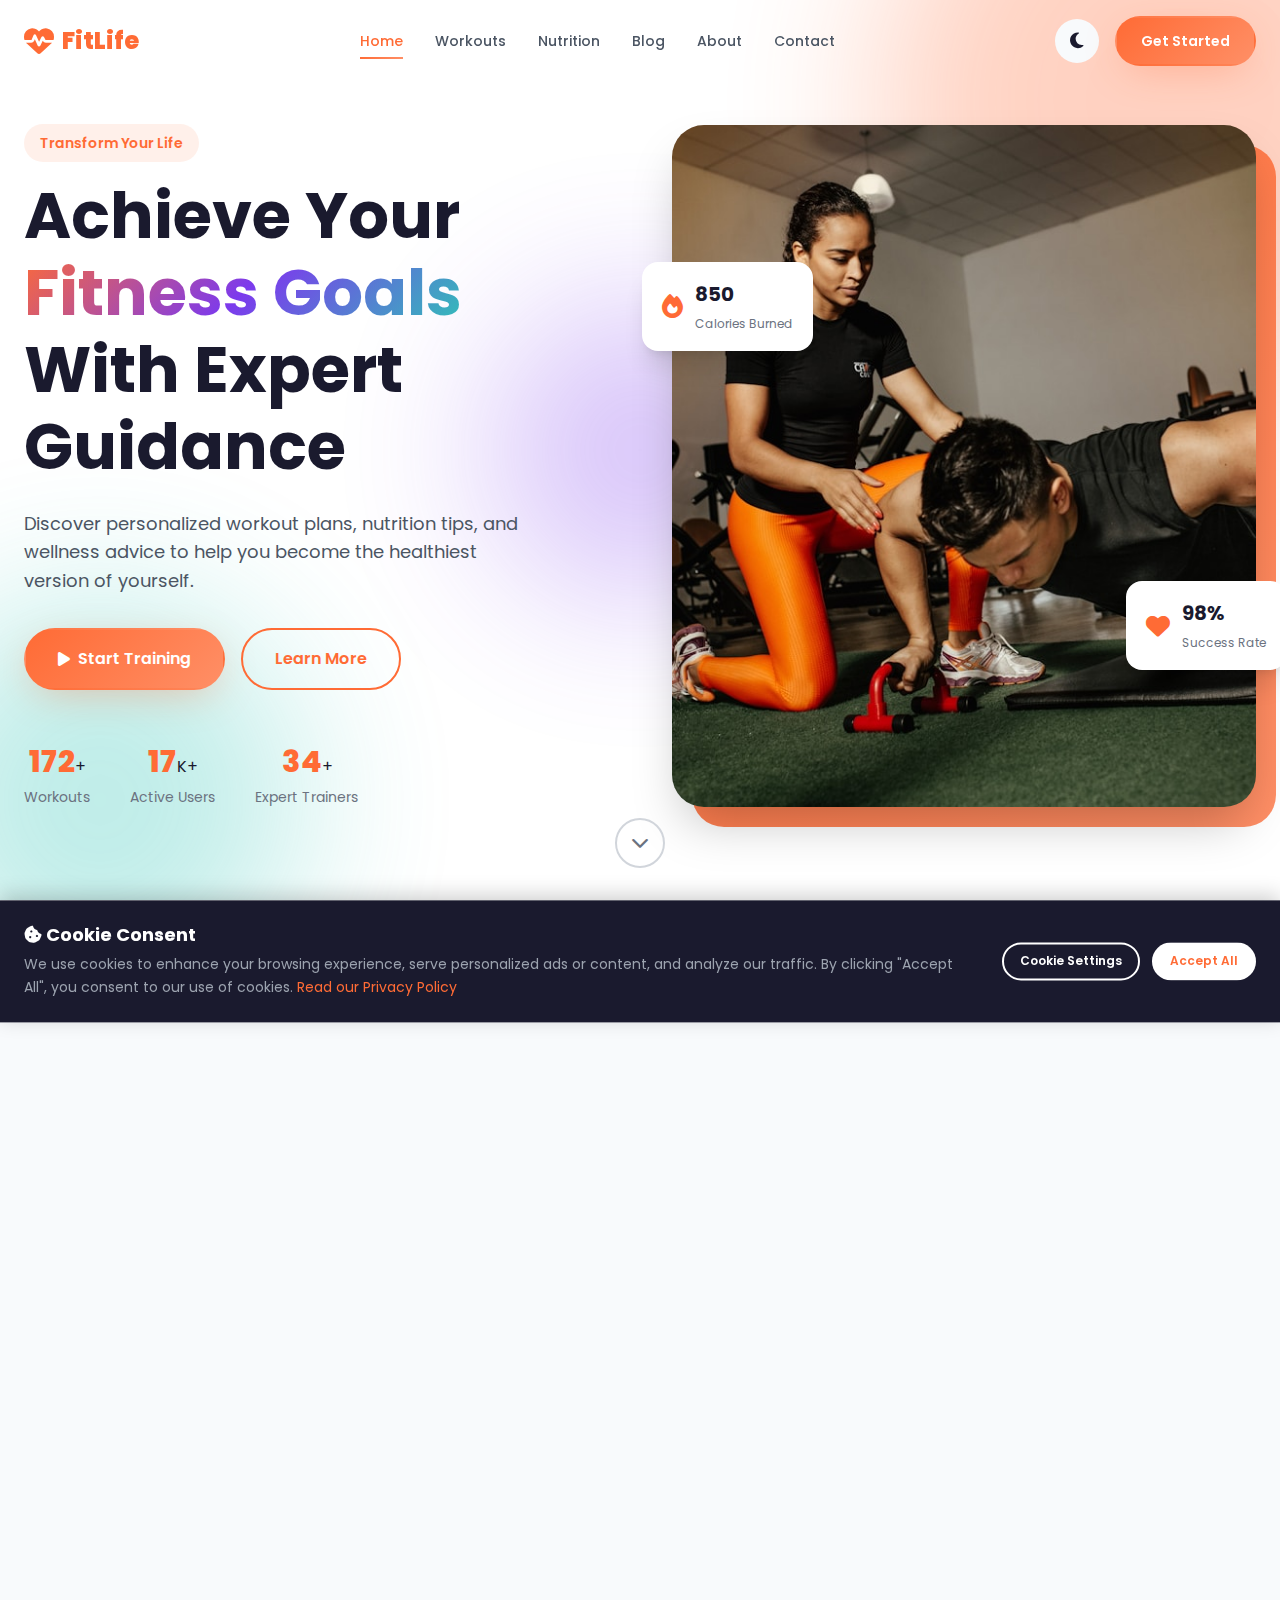
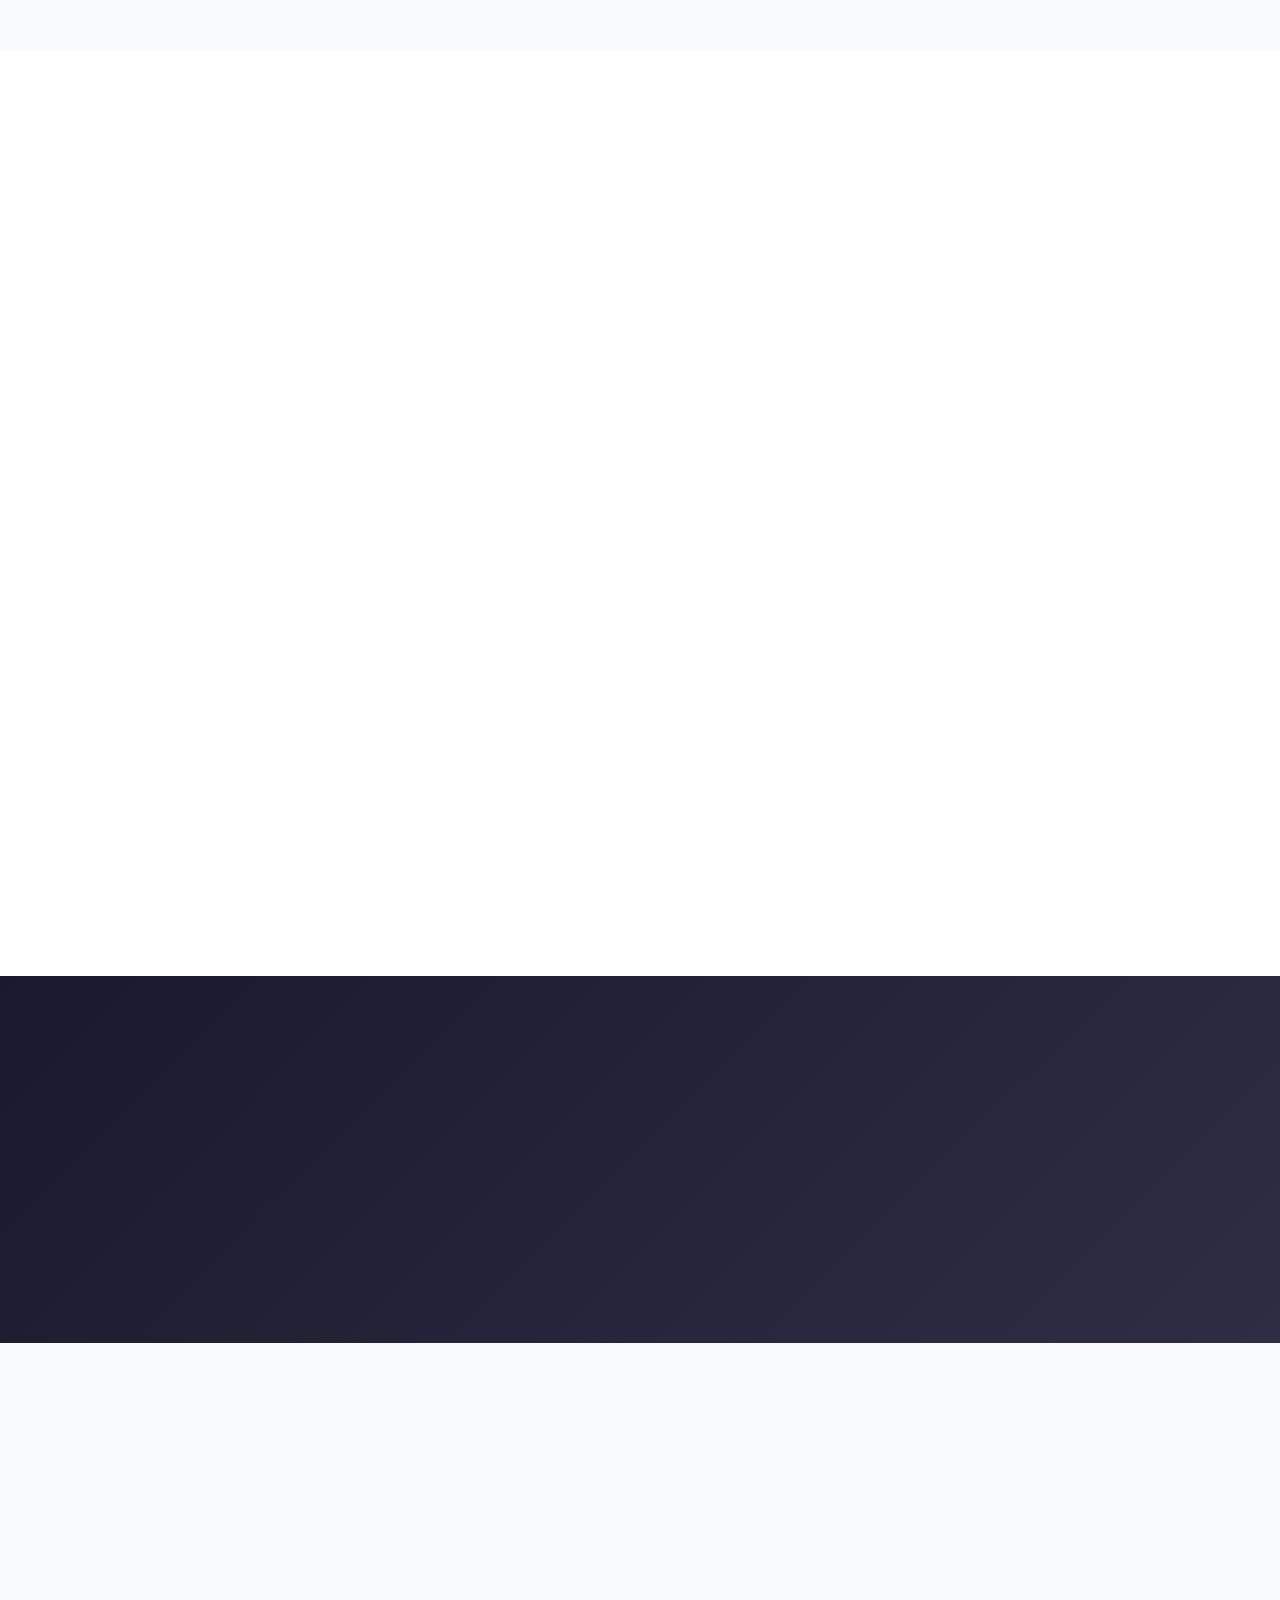
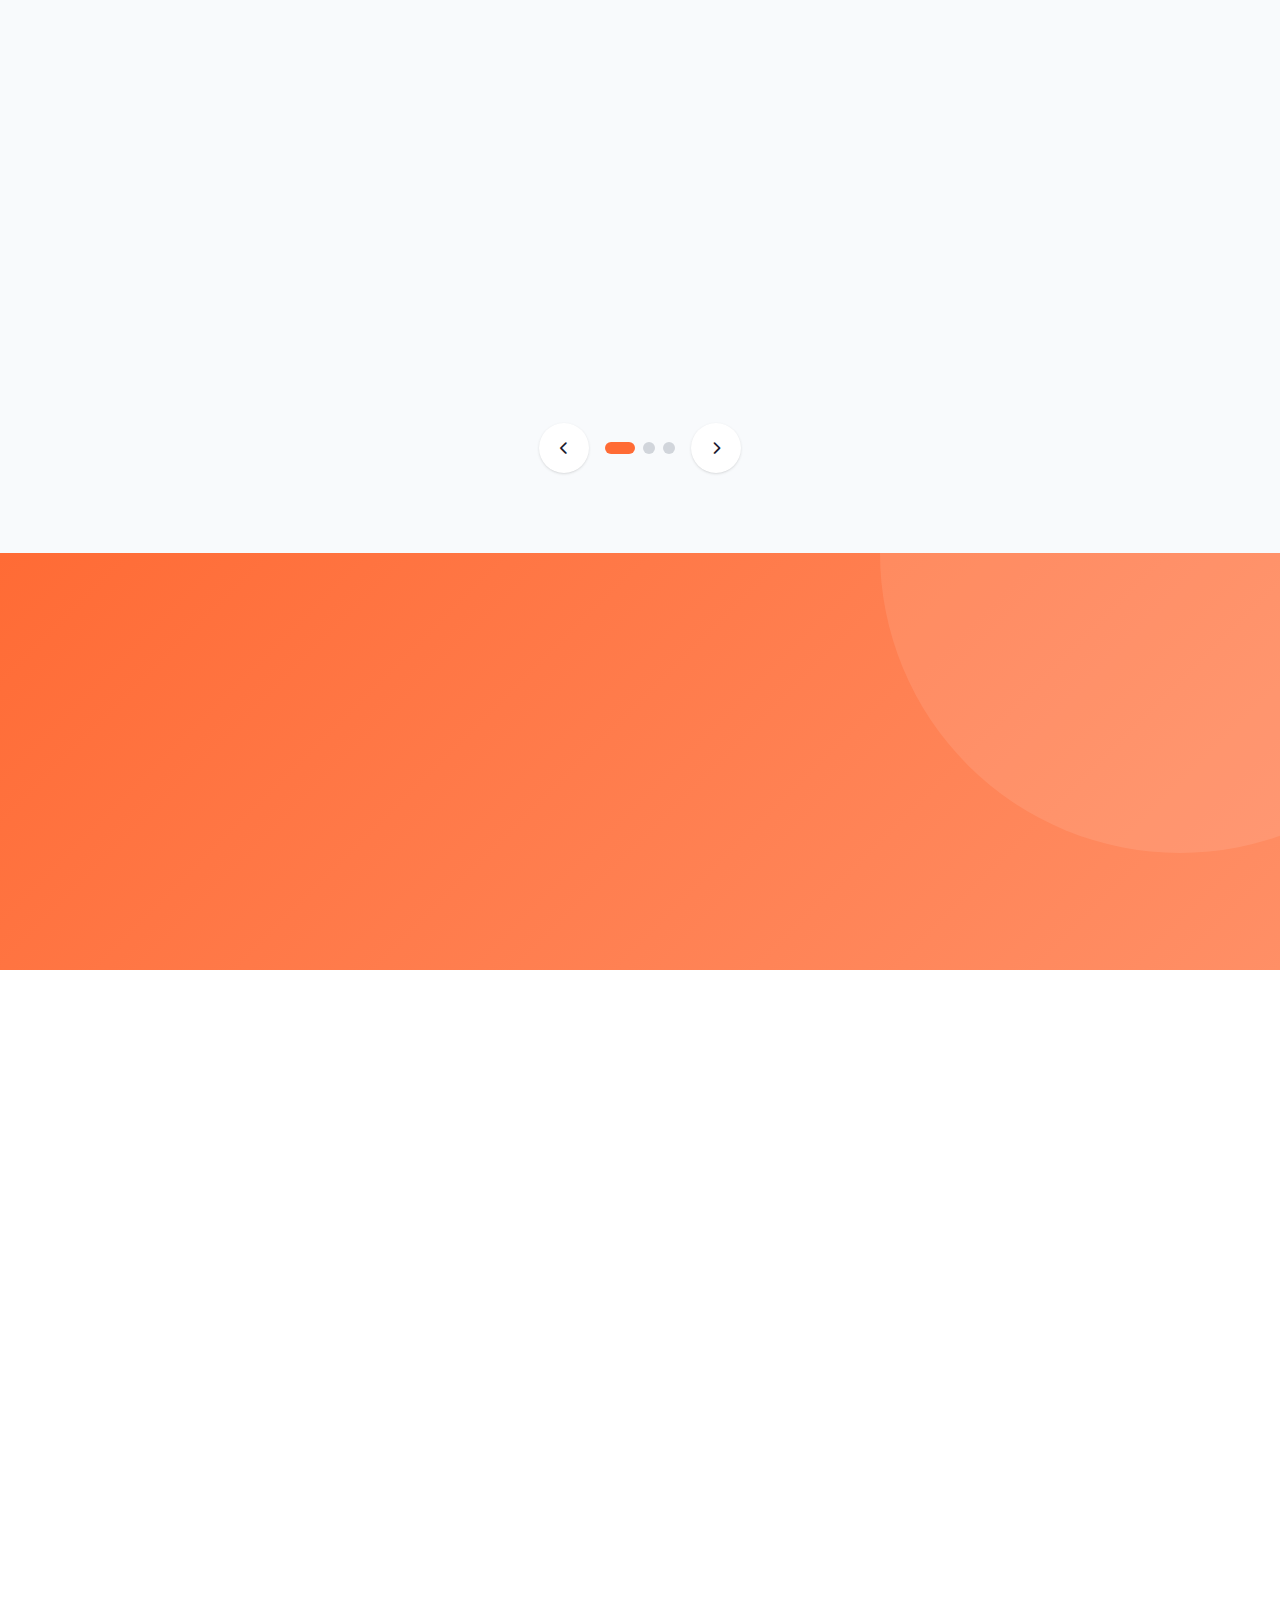
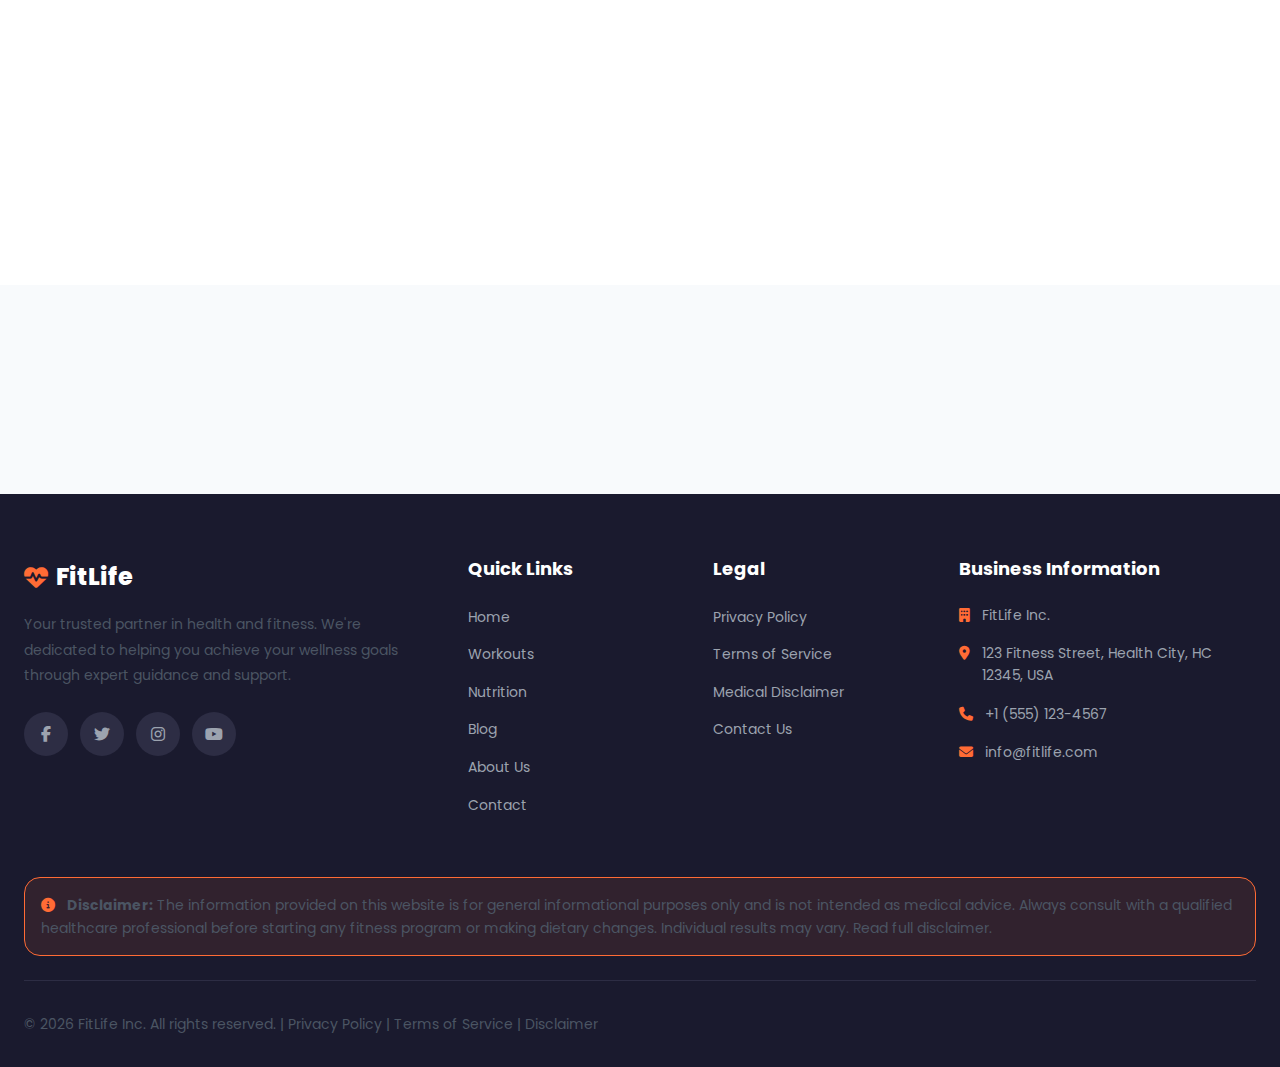
<file: index.html>
<!DOCTYPE html>


<head>
    <meta charset="UTF-8">
    <meta name="viewport" content="width=device-width, initial-scale=1.0">
    <title>FitLife - Your Health & Fitness Journey</title>
    <link rel="stylesheet" href="css/style.css">
    <link href="https://fonts.googleapis.com/css2?family=Poppins:wght@300;400;500;600;700;800&display=swap"
        rel="stylesheet">
    <link rel="stylesheet" href="https://cdnjs.cloudflare.com/ajax/libs/font-awesome/6.4.0/css/all.min.css">
</head>

<body>
    <!-- Preloader -->
    <div class="preloader">
        <div class="loader"></div>
    </div>

    <!-- Navigation -->
    <nav class="navbar">
        <div class="nav-container">
            <a href="index.html" class="logo">
                <i class="fas fa-heartbeat"></i>
                <span>FitLife</span>
            </a>
            <ul class="nav-menu">
                <li><a href="index.html" class="nav-link active">Home</a></li>
                <li><a href="workouts.html" class="nav-link">Workouts</a></li>
                <li><a href="nutrition.html" class="nav-link">Nutrition</a></li>
                <li><a href="blog.html" class="nav-link">Blog</a></li>
                <li><a href="about.html" class="nav-link">About</a></li>
                <li><a href="contact.html" class="nav-link">Contact</a></li>
            </ul>
            <div class="nav-actions">
                <button class="theme-toggle" id="themeToggle">
                    <i class="fas fa-moon"></i>
                </button>
                <a href="contact.html" class="btn btn-primary">Get Started</a>
            </div>
            <div class="hamburger">
                <span></span>
                <span></span>
                <span></span>
            </div>
        </div>
    </nav>

 

    <!-- Hero Section -->
    <section class="hero">
        <div class="hero-bg">
            <div class="hero-shape shape-1"></div>
            <div class="hero-shape shape-2"></div>
            <div class="hero-shape shape-3"></div>
        </div>
        <div class="container">
            <div class="hero-content">
                <div class="hero-text" data-aos="fade-right">
                    <span class="hero-badge">Transform Your Life</span>
                    <h1>Achieve Your <span class="gradient-text">Fitness Goals</span> With Expert Guidance</h1>
                    <p>Discover personalized workout plans, nutrition tips, and wellness advice to help you become the
                        healthiest version of yourself.</p>
                    <div class="hero-buttons">
                        <a href="workouts.html" class="btn btn-primary btn-lg">
                            <i class="fas fa-play"></i> Start Training
                        </a>
                        <a href="about.html" class="btn btn-outline btn-lg">Learn More</a>
                    </div>
                    <div class="hero-stats">
                        <div class="stat-item">
                            <span class="stat-number" data-count="500">0</span>+
                            <span class="stat-label">Workouts</span>
                        </div>
                        <div class="stat-item">
                            <span class="stat-number" data-count="50">0</span>K+
                            <span class="stat-label">Active Users</span>
                        </div>
                        <div class="stat-item">
                            <span class="stat-number" data-count="100">0</span>+
                            <span class="stat-label">Expert Trainers</span>
                        </div>
                    </div>
                </div>
                <div class="hero-image" data-aos="fade-left">
                    <div class="hero-img-wrapper">
                        <div class="hero-img-bg"></div>
                        <img src="images/hero-fitness.jpg" alt="Fitness Hero">
                        <div class="floating-card card-1">
                            <i class="fas fa-fire"></i>
                            <div>
                                <span class="card-number">850</span>
                                <span class="card-text">Calories Burned</span>
                            </div>
                        </div>
                        <div class="floating-card card-2">
                            <i class="fas fa-heart"></i>
                            <div>
                                <span class="card-number">98%</span>
                                <span class="card-text">Success Rate</span>
                            </div>
                        </div>
                    </div>
                </div>
            </div>
        </div>
        <div class="scroll-indicator">
            <a href="#features">
                <i class="fas fa-chevron-down"></i>
            </a>
        </div>
    </section>

    <!-- Features Section -->
    <section class="features" id="features">
        <div class="container">
            <div class="section-header" data-aos="fade-up">
                <span class="section-badge">Why Choose Us</span>
                <h2>Everything You Need for a <span class="gradient-text">Healthier Life</span></h2>
                <p>We provide comprehensive solutions to help you achieve your fitness goals</p>
            </div>
            <div class="features-grid">
                <div class="feature-card" data-aos="fade-up" data-aos-delay="100">
                    <div class="feature-icon">
                        <i class="fas fa-dumbbell"></i>
                    </div>
                    <h3>Custom Workouts</h3>
                    <p>Personalized exercise routines designed for your fitness level and goals.</p>
                    <a href="workouts.html" class="feature-link">Learn More <i class="fas fa-arrow-right"></i></a>
                </div>
                <div class="feature-card" data-aos="fade-up" data-aos-delay="200">
                    <div class="feature-icon">
                        <i class="fas fa-apple-alt"></i>
                    </div>
                    <h3>Nutrition Plans</h3>
                    <p>Balanced meal plans and dietary advice for optimal health and energy.</p>
                    <a href="nutrition.html" class="feature-link">Learn More <i class="fas fa-arrow-right"></i></a>
                </div>
                <div class="feature-card" data-aos="fade-up" data-aos-delay="300">
                    <div class="feature-icon">
                        <i class="fas fa-heart"></i>
                    </div>
                    <h3>Health Tracking</h3>
                    <p>Monitor your progress with comprehensive health and fitness metrics.</p>
                    <a href="blog.html" class="feature-link">Learn More <i class="fas fa-arrow-right"></i></a>
                </div>
                <div class="feature-card" data-aos="fade-up" data-aos-delay="400">
                    <div class="feature-icon">
                        <i class="fas fa-users"></i>
                    </div>
                    <h3>Expert Support</h3>
                    <p>Get guidance from certified fitness professionals and nutritionists.</p>
                    <a href="contact.html" class="feature-link">Learn More <i class="fas fa-arrow-right"></i></a>
                </div>
            </div>
        </div>
    </section>

    <!-- Popular Workouts Section -->
    <section class="workouts-preview">
        <div class="container">
            <div class="section-header" data-aos="fade-up">
                <span class="section-badge">Featured Programs</span>
                <h2>Popular <span class="gradient-text">Workout Programs</span></h2>
                <p>Start your fitness journey with our most effective training programs</p>
            </div>
            <div class="workouts-grid">
                <div class="workout-card" data-aos="zoom-in" data-aos-delay="100">
                    <div class="workout-image">
                        <img src="images/workout-strength.jpg" alt="Strength Training">
                        <div class="workout-overlay">
                            <span class="workout-level">Intermediate</span>
                        </div>
                    </div>
                    <div class="workout-content">
                        <div class="workout-meta">
                            <span><i class="fas fa-clock"></i> 45 min</span>
                            <span><i class="fas fa-fire"></i> 400 cal</span>
                        </div>
                        <h3>Strength Training</h3>
                        <p>Build muscle and increase strength with compound exercises.</p>
                        <a href="workouts.html" class="btn btn-primary btn-sm">Start Now</a>
                    </div>
                </div>
                <div class="workout-card" data-aos="zoom-in" data-aos-delay="200">
                    <div class="workout-image">
                        <img src="images/workout-hiit.jpg" alt="HIIT Cardio">
                        <div class="workout-overlay">
                            <span class="workout-level">Advanced</span>
                        </div>
                    </div>
                    <div class="workout-content">
                        <div class="workout-meta">
                            <span><i class="fas fa-clock"></i> 30 min</span>
                            <span><i class="fas fa-fire"></i> 500 cal</span>
                        </div>
                        <h3>HIIT Cardio</h3>
                        <p>High-intensity intervals for maximum fat burn and endurance.</p>
                        <a href="workouts.html" class="btn btn-primary btn-sm">Start Now</a>
                    </div>
                </div>
                <div class="workout-card" data-aos="zoom-in" data-aos-delay="300">
                    <div class="workout-image">
                        <img src="images/workout-yoga.jpg" alt="Yoga Flow">
                        <div class="workout-overlay">
                            <span class="workout-level">Beginner</span>
                        </div>
                    </div>
                    <div class="workout-content">
                        <div class="workout-meta">
                            <span><i class="fas fa-clock"></i> 60 min</span>
                            <span><i class="fas fa-fire"></i> 200 cal</span>
                        </div>
                        <h3>Yoga Flow</h3>
                        <p>Improve flexibility, balance, and mental clarity with yoga.</p>
                        <a href="workouts.html" class="btn btn-primary btn-sm">Start Now</a>
                    </div>
                </div>
            </div>
            <div class="text-center" data-aos="fade-up">
                <a href="workouts.html" class="btn btn-outline btn-lg">View All Workouts</a>
            </div>
        </div>
    </section>

    <!-- Stats Section -->
    <section class="stats-section">
        <div class="container">
            <div class="stats-grid">
                <div class="stat-box" data-aos="fade-up" data-aos-delay="100">
                    <div class="stat-icon">
                        <i class="fas fa-users"></i>
                    </div>
                    <div class="stat-content">
                        <span class="stat-num" data-count="50000">0</span>+
                        <span class="stat-text">Happy Members</span>
                    </div>
                </div>
                <div class="stat-box" data-aos="fade-up" data-aos-delay="200">
                    <div class="stat-icon">
                        <i class="fas fa-dumbbell"></i>
                    </div>
                    <div class="stat-content">
                        <span class="stat-num" data-count="500">0</span>+
                        <span class="stat-text">Workout Videos</span>
                    </div>
                </div>
                <div class="stat-box" data-aos="fade-up" data-aos-delay="300">
                    <div class="stat-icon">
                        <i class="fas fa-utensils"></i>
                    </div>
                    <div class="stat-content">
                        <span class="stat-num" data-count="200">0</span>+
                        <span class="stat-text">Healthy Recipes</span>
                    </div>
                </div>
                <div class="stat-box" data-aos="fade-up" data-aos-delay="400">
                    <div class="stat-icon">
                        <i class="fas fa-trophy"></i>
                    </div>
                    <div class="stat-content">
                        <span class="stat-num" data-count="95">0</span>%
                        <span class="stat-text">Success Rate</span>
                    </div>
                </div>
            </div>
        </div>
    </section>

    <!-- Testimonials Section -->
    <section class="testimonials">
        <div class="container">
            <div class="section-header" data-aos="fade-up">
                <span class="section-badge">Success Stories</span>
                <h2>What Our <span class="gradient-text">Members Say</span></h2>
                <p>Real transformations from real people</p>
            </div>
            <div class="testimonials-slider" data-aos="fade-up">
                <div class="testimonial-card active">
                    <div class="testimonial-content">
                        <div class="quote-icon"><i class="fas fa-quote-left"></i></div>
                        <p>"FitLife completely transformed my approach to fitness. I've lost 30 pounds and gained so
                            much confidence. The workouts are challenging but achievable!"</p>
                        <div class="testimonial-author">
                            <img src="images/testimonial-1.jpg" alt="Sarah Johnson">
                            <div>
                                <h4>Sarah Johnson</h4>
                                <span>Lost 30 lbs in 4 months</span>
                            </div>
                        </div>
                        <div class="testimonial-rating">
                            <i class="fas fa-star"></i>
                            <i class="fas fa-star"></i>
                            <i class="fas fa-star"></i>
                            <i class="fas fa-star"></i>
                            <i class="fas fa-star"></i>
                        </div>
                    </div>
                </div>
                <div class="testimonial-card">
                    <div class="testimonial-content">
                        <div class="quote-icon"><i class="fas fa-quote-left"></i></div>
                        <p>"The nutrition plans are amazing! I never knew eating healthy could be so delicious. My
                            energy levels have skyrocketed since I started following their meal plans."</p>
                        <div class="testimonial-author">
                            <img src="images/testimonial-2.jpg" alt="Mike Thompson">
                            <div>
                                <h4>Mike Thompson</h4>
                                <span>Gained 15 lbs muscle</span>
                            </div>
                        </div>
                        <div class="testimonial-rating">
                            <i class="fas fa-star"></i>
                            <i class="fas fa-star"></i>
                            <i class="fas fa-star"></i>
                            <i class="fas fa-star"></i>
                            <i class="fas fa-star"></i>
                        </div>
                    </div>
                </div>
                <div class="testimonial-card">
                    <div class="testimonial-content">
                        <div class="quote-icon"><i class="fas fa-quote-left"></i></div>
                        <p>"As a busy mom, I never thought I'd find time to exercise. FitLife's quick workouts fit
                            perfectly into my schedule. I feel stronger and more energetic than ever!"</p>
                        <div class="testimonial-author">
                            <img src="images/testimonial-3.jpg" alt="Emily Davis">
                            <div>
                                <h4>Emily Davis</h4>
                                <span>Increased energy levels</span>
                            </div>
                        </div>
                        <div class="testimonial-rating">
                            <i class="fas fa-star"></i>
                            <i class="fas fa-star"></i>
                            <i class="fas fa-star"></i>
                            <i class="fas fa-star"></i>
                            <i class="fas fa-star"></i>
                        </div>
                    </div>
                </div>
            </div>
            <div class="testimonial-controls">
                <button class="testimonial-btn prev"><i class="fas fa-chevron-left"></i></button>
                <div class="testimonial-dots">
                    <span class="dot active"></span>
                    <span class="dot"></span>
                    <span class="dot"></span>
                </div>
                <button class="testimonial-btn next"><i class="fas fa-chevron-right"></i></button>
            </div>
        </div>
    </section>

    <!-- CTA Section -->
    <section class="cta-section">
        <div class="cta-bg">
            <div class="cta-shape"></div>
        </div>
        <div class="container">
            <div class="cta-content" data-aos="zoom-in">
                <h2>Ready to Start Your <span class="gradient-text">Fitness Journey?</span></h2>
                <p>Join thousands of members who have already transformed their lives with FitLife.</p>
                <div class="cta-buttons">
                    <a href="contact.html" class="btn btn-light btn-lg">Get Started Free</a>
                    <a href="workouts.html" class="btn btn-outline-light btn-lg">Explore Workouts</a>
                </div>
            </div>
        </div>
    </section>

    <!-- Latest Blog Posts -->
    <section class="blog-preview">
        <div class="container">
            <div class="section-header" data-aos="fade-up">
                <span class="section-badge">Health Tips</span>
                <h2>Latest <span class="gradient-text">Articles & Tips</span></h2>
                <p>Stay informed with our expert health and fitness advice</p>
            </div>
            <div class="blog-grid">
                <article class="blog-card" data-aos="fade-up" data-aos-delay="100">
                    <div class="blog-image">
                        <img src="images/blog-nutrition.jpg" alt="Healthy Eating">
                        <span class="blog-category">Nutrition</span>
                    </div>
                    <div class="blog-content">
                        <div class="blog-meta">
                            <span><i class="fas fa-calendar"></i> Jan 10, 2026</span>
                            <span><i class="fas fa-clock"></i> 5 min read</span>
                        </div>
                        <h3>10 Superfoods to Boost Your Immune System</h3>
                        <p>Discover the power-packed foods that can strengthen your immunity naturally.</p>
                        <a href="blog.html" class="read-more">Read More <i class="fas fa-arrow-right"></i></a>
                    </div>
                </article>
                <article class="blog-card" data-aos="fade-up" data-aos-delay="200">
                    <div class="blog-image">
                        <img src="images/blog-workout.jpg" alt="Workout Tips">
                        <span class="blog-category">Fitness</span>
                    </div>
                    <div class="blog-content">
                        <div class="blog-meta">
                            <span><i class="fas fa-calendar"></i> Jan 8, 2026</span>
                            <span><i class="fas fa-clock"></i> 7 min read</span>
                        </div>
                        <h3>The Ultimate Guide to Building Muscle at Home</h3>
                        <p>Learn effective techniques for muscle building without gym equipment.</p>
                        <a href="blog.html" class="read-more">Read More <i class="fas fa-arrow-right"></i></a>
                    </div>
                </article>
                <article class="blog-card" data-aos="fade-up" data-aos-delay="300">
                    <div class="blog-image">
                        <img src="images/blog-wellness.jpg" alt="Mental Health">
                        <span class="blog-category">Wellness</span>
                    </div>
                    <div class="blog-content">
                        <div class="blog-meta">
                            <span><i class="fas fa-calendar"></i> Jan 5, 2026</span>
                            <span><i class="fas fa-clock"></i> 6 min read</span>
                        </div>
                        <h3>Mindfulness Practices for Better Mental Health</h3>
                        <p>Simple meditation techniques to reduce stress and improve focus.</p>
                        <a href="blog.html" class="read-more">Read More <i class="fas fa-arrow-right"></i></a>
                    </div>
                </article>
            </div>
            <div class="text-center" data-aos="fade-up">
                <a href="blog.html" class="btn btn-outline btn-lg">View All Articles</a>
            </div>
        </div>
    </section>

    <!-- Newsletter Section -->
    <section class="newsletter">
        <div class="container">
            <div class="newsletter-content" data-aos="fade-up">
                <div class="newsletter-text">
                    <h3>Subscribe to Our Newsletter</h3>
                    <p>Get weekly fitness tips, healthy recipes, and exclusive content delivered to your inbox.</p>
                </div>
                <form class="newsletter-form" id="newsletterForm">
                    <input type="email" placeholder="Enter your email address" required>
                    <button type="submit" class="btn btn-primary">Subscribe</button>
                </form>
            </div>
        </div>
    </section>

    <!-- Footer -->
    <footer class="footer">
        <div class="container">
            <div class="footer-grid">
                <div class="footer-brand">
                    <a href="index.html" class="footer-logo">
                        <i class="fas fa-heartbeat"></i>
                        <span>FitLife</span>
                    </a>
                    <p>Your trusted partner in health and fitness. We're dedicated to helping you achieve your wellness
                        goals through expert guidance and support.</p>
                    <div class="social-links">
                        <a href="#"><i class="fab fa-facebook-f"></i></a>
                        <a href="#"><i class="fab fa-twitter"></i></a>
                        <a href="#"><i class="fab fa-instagram"></i></a>
                        <a href="#"><i class="fab fa-youtube"></i></a>
                    </div>
                </div>
                <div class="footer-links">
                    <h4>Quick Links</h4>
                    <ul>
                        <li><a href="index.html">Home</a></li>
                        <li><a href="workouts.html">Workouts</a></li>
                        <li><a href="nutrition.html">Nutrition</a></li>
                        <li><a href="blog.html">Blog</a></li>
                        <li><a href="about.html">About Us</a></li>
                        <li><a href="contact.html">Contact</a></li>
                    </ul>
                </div>
                <div class="footer-links">
                    <h4>Legal</h4>
                    <ul>
                        <li><a href="privacy-policy.html">Privacy Policy</a></li>
                        <li><a href="terms-of-service.html">Terms of Service</a></li>
                        <li><a href="disclaimer.html">Medical Disclaimer</a></li>
                        <li><a href="contact.html">Contact Us</a></li>
                    </ul>
                </div>
                <div class="footer-contact">
                    <h4>Business Information</h4>
                    <ul>
                        <li><i class="fas fa-building"></i> FitLife Inc.</li>
                        <li><i class="fas fa-map-marker-alt"></i> 123 Fitness Street, Health City, HC 12345, USA</li>
                        <li><i class="fas fa-phone"></i> +1 (555) 123-4567</li>
                        <li><i class="fas fa-envelope"></i> info@fitlife.com</li>
                    </ul>
                </div>
            </div>
            <!-- Health Disclaimer -->
            <div class="disclaimer-banner-small">
                <p><i class="fas fa-info-circle"></i> <strong>Disclaimer:</strong> The information provided on this
                    website is for general informational purposes only and is not intended as medical advice. Always
                    consult with a qualified healthcare professional before starting any fitness program or making
                    dietary changes. Individual results may vary. <a href="disclaimer.html">Read full disclaimer</a>.
                </p>
            </div>
            <div class="footer-bottom">
                <p>&copy; 2026 FitLife Inc. All rights reserved. | <a href="privacy-policy.html">Privacy Policy</a> | <a
                        href="terms-of-service.html">Terms of Service</a> | <a href="disclaimer.html">Disclaimer</a></p>
            </div>
        </div>
    </footer>

    <!-- Back to Top Button -->
    <button class="back-to-top" id="backToTop">
        <i class="fas fa-arrow-up"></i>
    </button>

    <!-- Cookie Consent Banner -->
    <div class="cookie-consent" id="cookieConsent">
        <div class="cookie-consent-inner">
            <div class="cookie-consent-text">
                <h4><i class="fas fa-cookie-bite"></i> Cookie Consent</h4>
                <p>We use cookies to enhance your browsing experience, serve personalized ads or content, and analyze
                    our traffic. By clicking "Accept All", you consent to our use of cookies. <a
                        href="privacy-policy.html">Read our Privacy Policy</a></p>
            </div>
            <div class="cookie-consent-buttons">
                <button class="btn btn-outline-light btn-sm" id="cookieSettings">Cookie Settings</button>
                <button class="btn btn-light btn-sm" id="acceptCookies">Accept All</button>
            </div>
        </div>
    </div>

    <script src="js/main.js"></script>
    <!--Start of Tawk.to Script-->
    <script type="text/javascript">
        var Tawk_API = Tawk_API || {}, Tawk_LoadStart = new Date();
        (function () {
            var s1 = document.createElement("script"), s0 = document.getElementsByTagName("script")[0];
            s1.async = true;
            s1.src = 'https://embed.tawk.to/69688e1d7c9eed197f6872f4/1jf06m9fh';
            s1.charset = 'UTF-8';
            s1.setAttribute('crossorigin', '*');
            s0.parentNode.insertBefore(s1, s0);
        })();
    </script>
    <!--End of Tawk.to Script-->
</body>

</html>
</file>
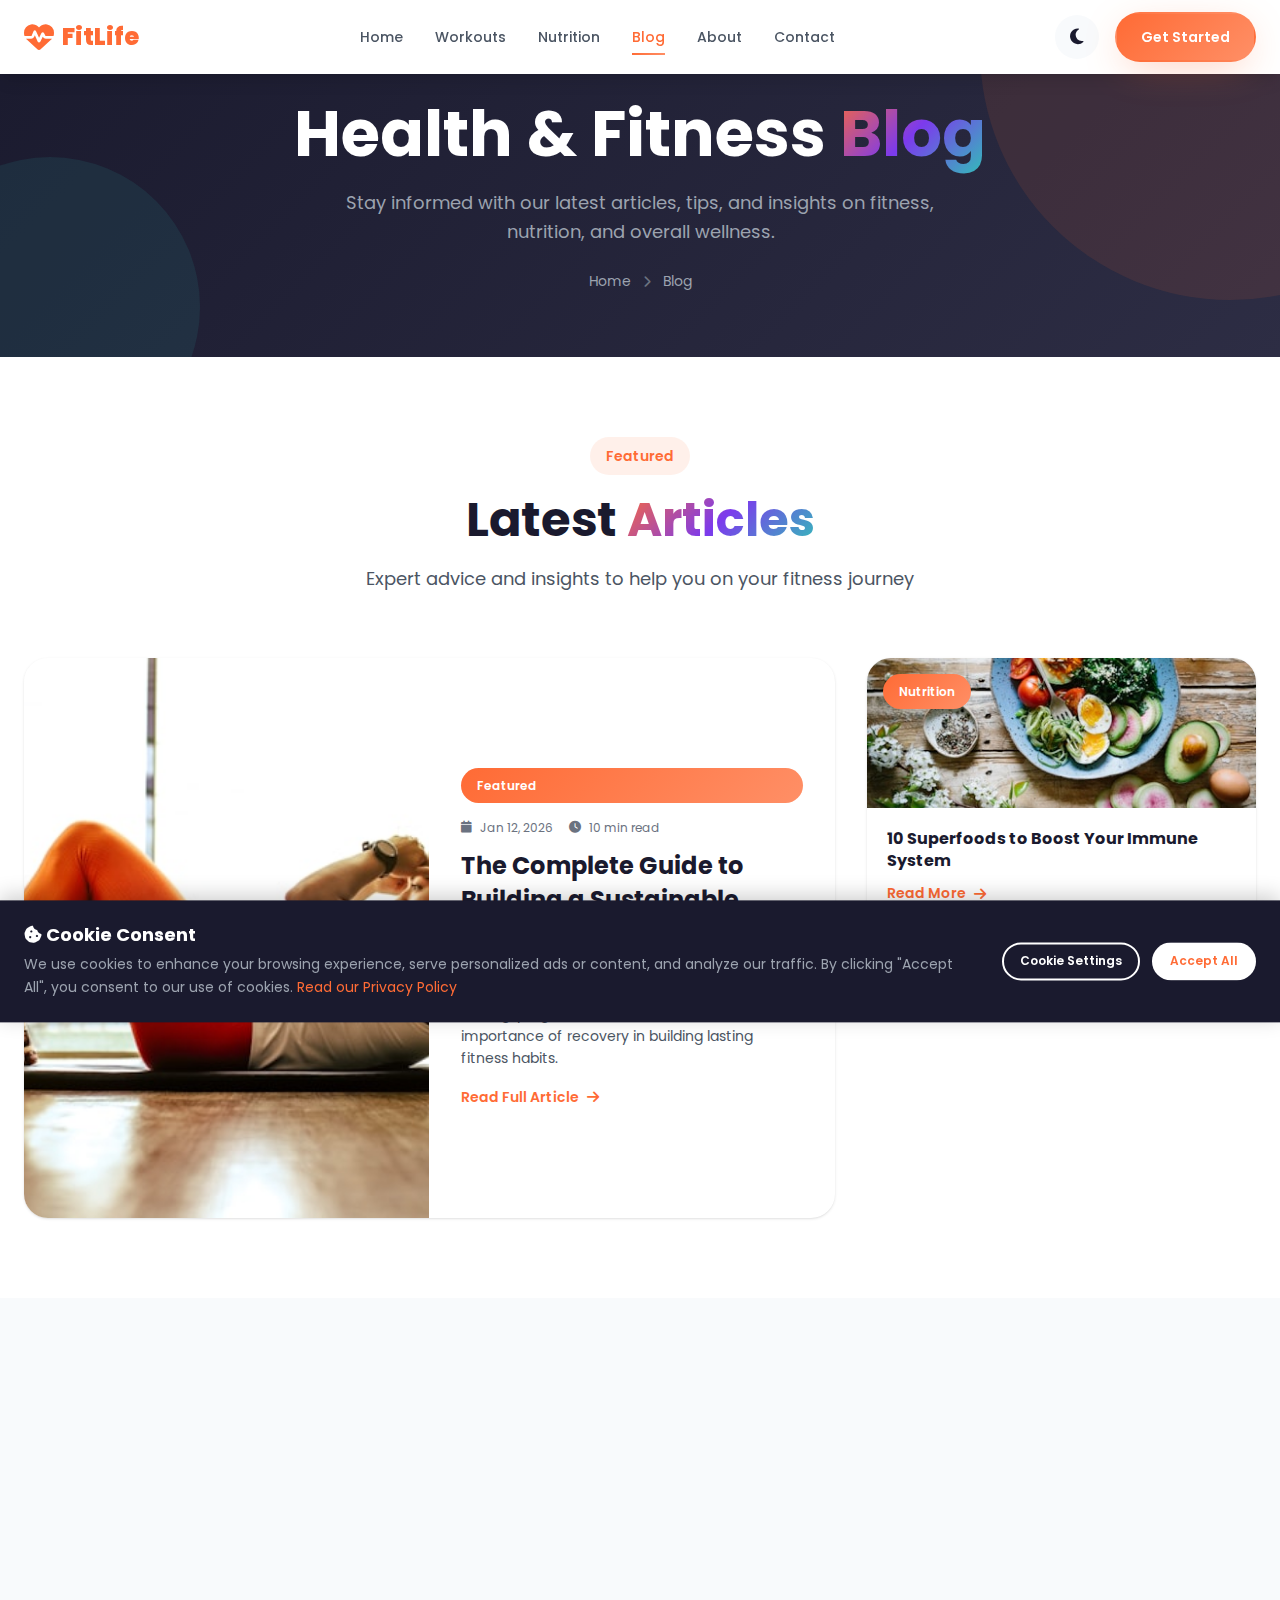
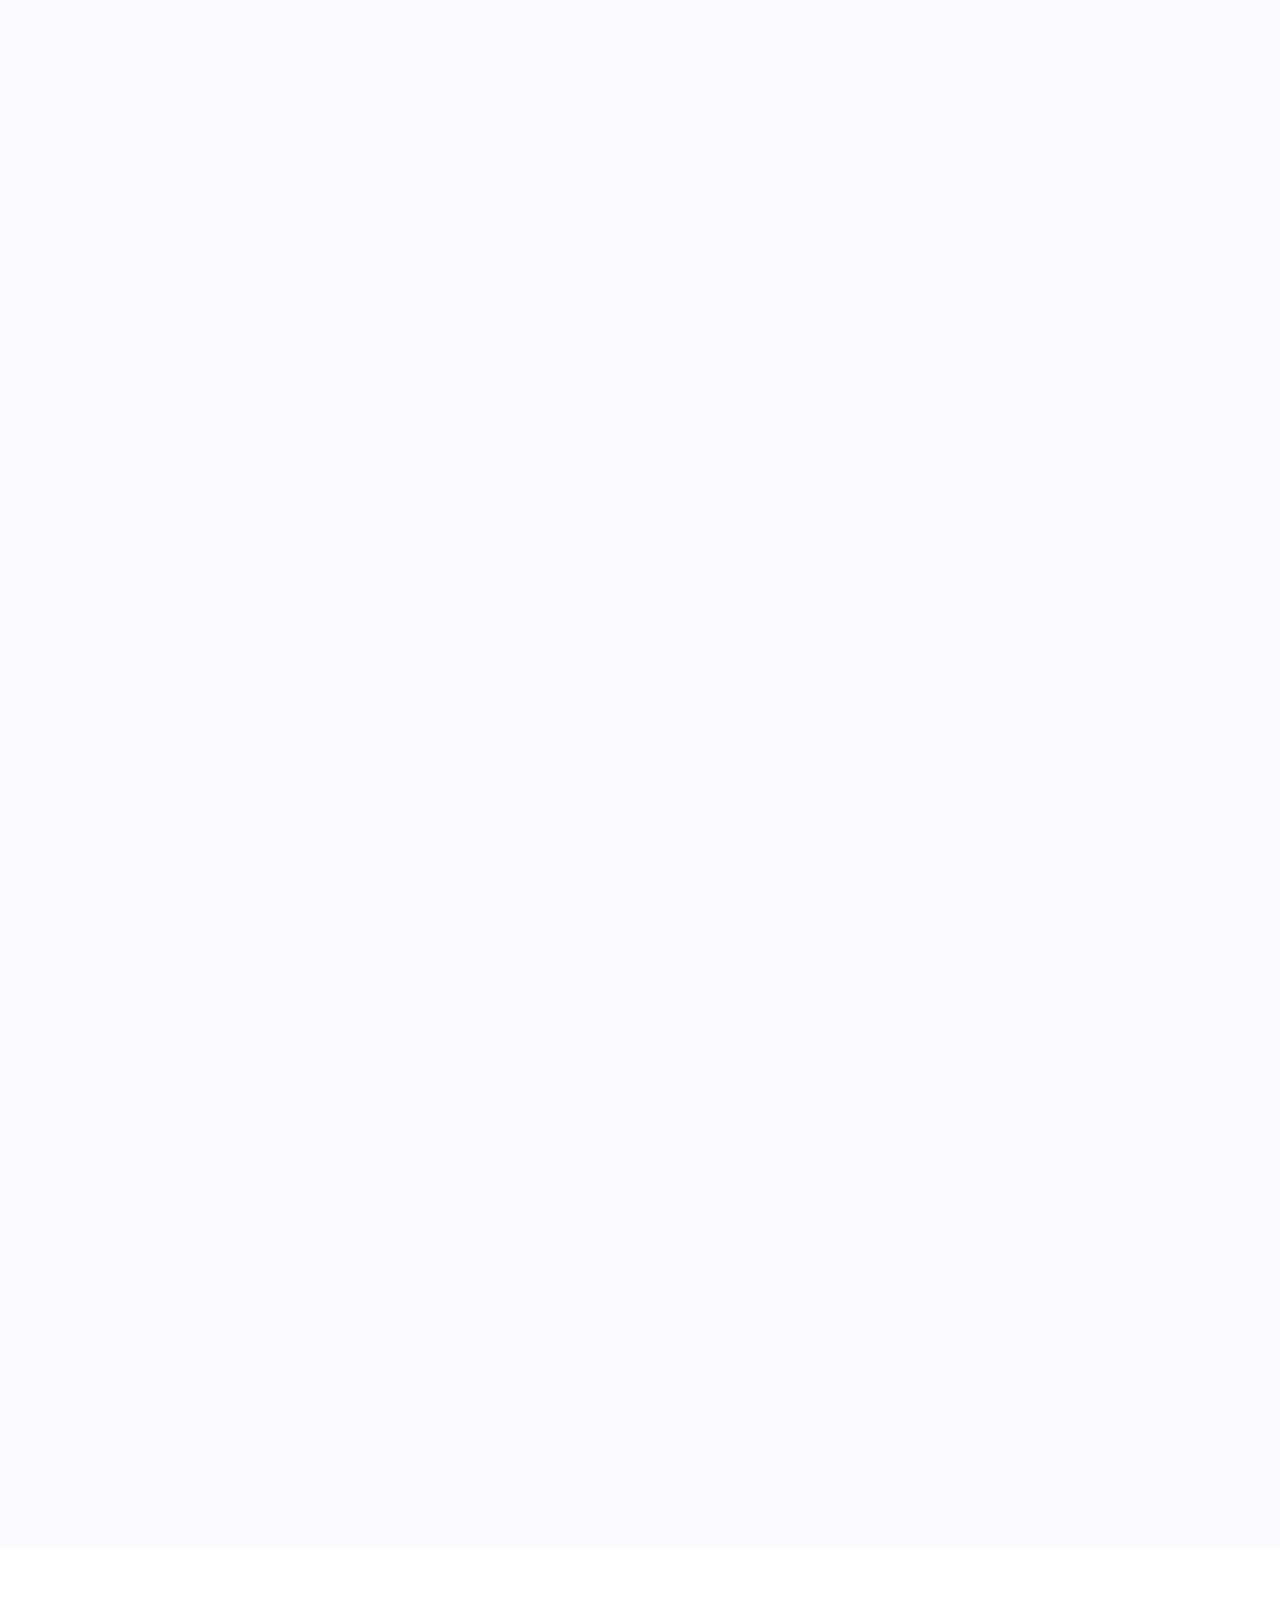
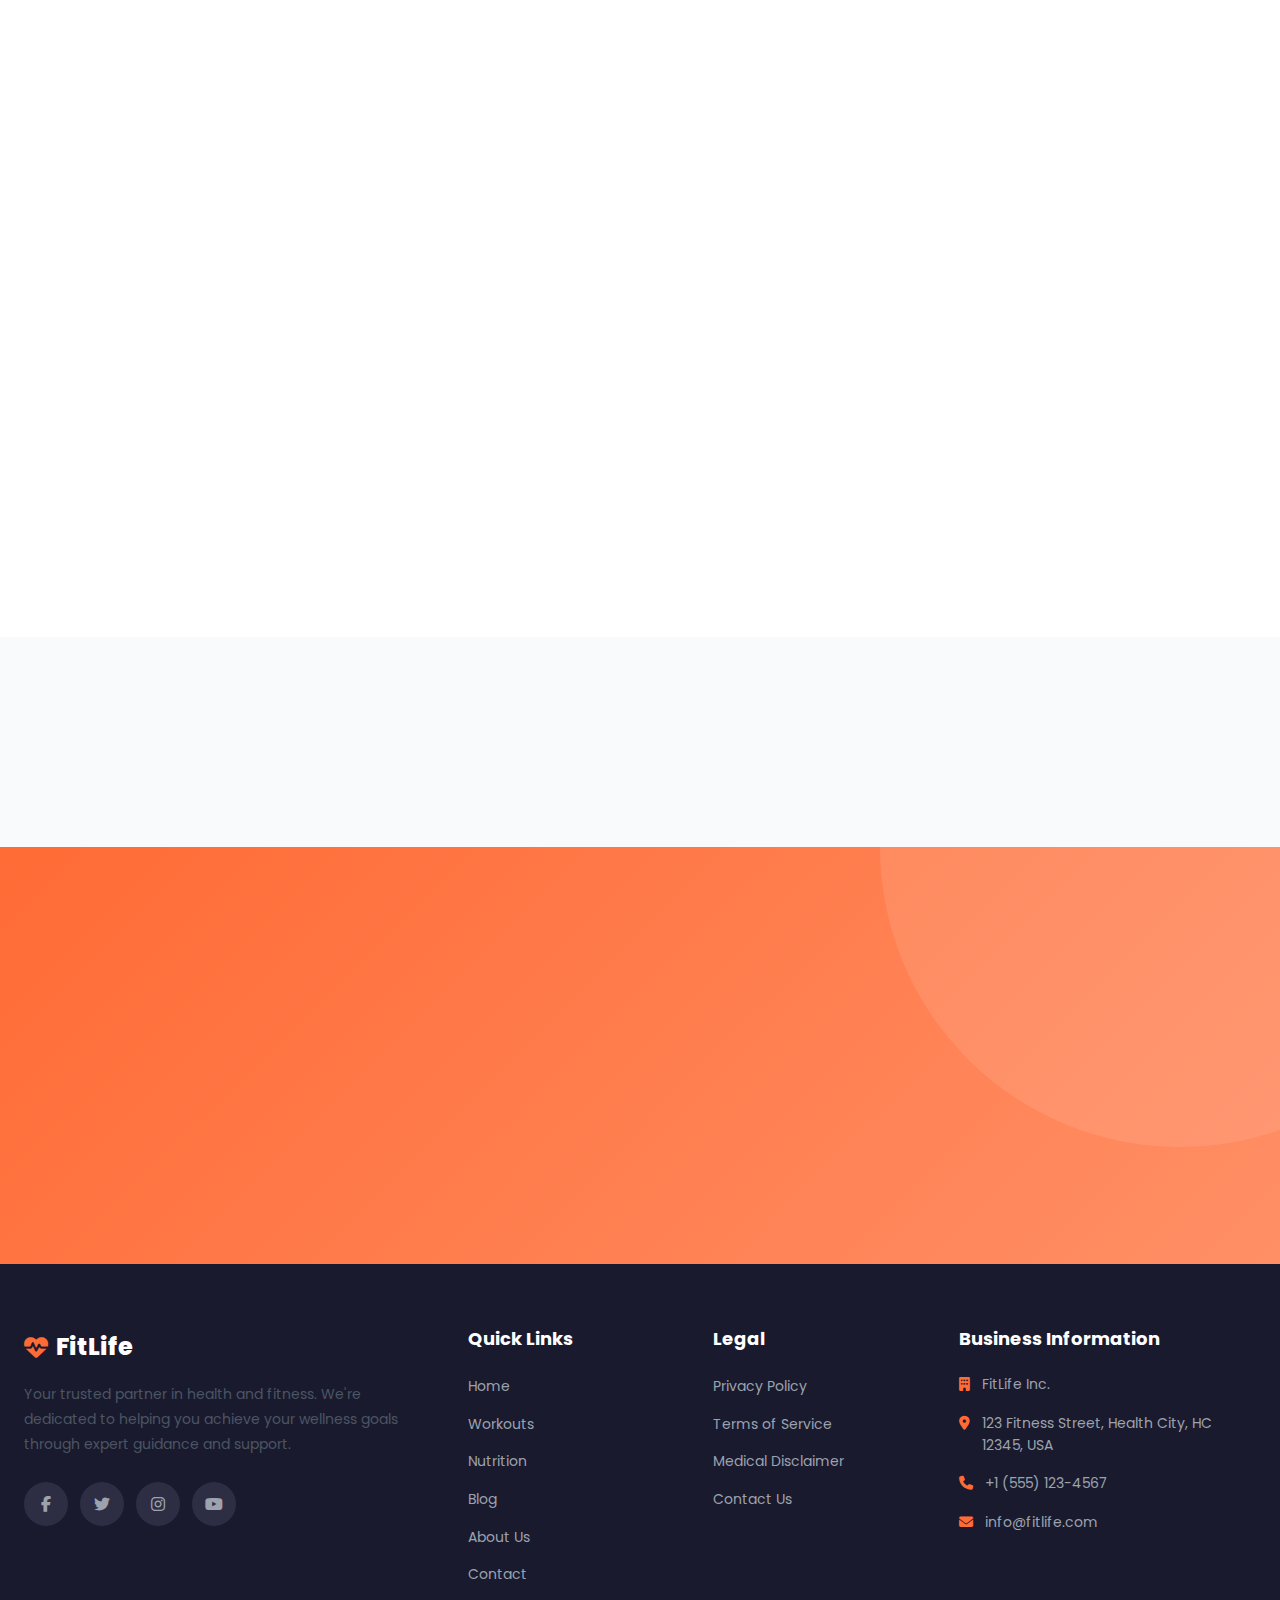
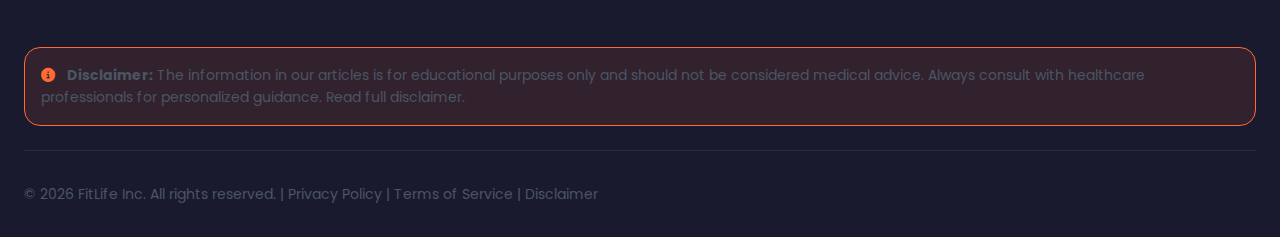
<file: blog.html>
<!DOCTYPE html>
<html lang="en">
<head>
    <meta charset="UTF-8">
    <meta name="viewport" content="width=device-width, initial-scale=1.0">
    <title>Blog - FitLife | Health & Fitness Tips</title>
    <link rel="stylesheet" href="css/style.css">
    <link href="https://fonts.googleapis.com/css2?family=Poppins:wght@300;400;500;600;700;800&display=swap" rel="stylesheet">
    <link rel="stylesheet" href="https://cdnjs.cloudflare.com/ajax/libs/font-awesome/6.4.0/css/all.min.css">
</head>
<body>
    <!-- Preloader -->
    <div class="preloader">
        <div class="loader"></div>
    </div>

    <!-- Navigation -->
    <nav class="navbar scrolled">
        <div class="nav-container">
            <a href="index.html" class="logo">
                <i class="fas fa-heartbeat"></i>
                <span>FitLife</span>
            </a>
            <ul class="nav-menu">
                <li><a href="index.html" class="nav-link">Home</a></li>
                <li><a href="workouts.html" class="nav-link">Workouts</a></li>
                <li><a href="nutrition.html" class="nav-link">Nutrition</a></li>
                <li><a href="blog.html" class="nav-link active">Blog</a></li>
                <li><a href="about.html" class="nav-link">About</a></li>
                <li><a href="contact.html" class="nav-link">Contact</a></li>
            </ul>
            <div class="nav-actions">
                <button class="theme-toggle" id="themeToggle">
                    <i class="fas fa-moon"></i>
                </button>
                <a href="contact.html" class="btn btn-primary">Get Started</a>
            </div>
            <div class="hamburger">
                <span></span>
                <span></span>
                <span></span>
            </div>
        </div>
    </nav>

    <!-- Page Header -->
    <section class="page-header">
        <div class="container">
            <h1 data-aos="fade-up">Health & Fitness <span class="gradient-text">Blog</span></h1>
            <p data-aos="fade-up" data-aos-delay="100">Stay informed with our latest articles, tips, and insights on fitness, nutrition, and overall wellness.</p>
            <div class="breadcrumb" data-aos="fade-up" data-aos-delay="200">
                <a href="index.html">Home</a>
                <i class="fas fa-chevron-right"></i>
                <span>Blog</span>
            </div>
        </div>
    </section>

    <!-- Featured Article -->
    <section class="workouts-preview">
        <div class="container">
            <div class="section-header" data-aos="fade-up">
                <span class="section-badge">Featured</span>
                <h2>Latest <span class="gradient-text">Articles</span></h2>
                <p>Expert advice and insights to help you on your fitness journey</p>
            </div>

            <!-- Featured Post Grid -->
            <div class="blog-full-grid">
                <div class="blog-card-featured" data-aos="fade-up">
                    <div class="blog-image">
                        <img src="images/blog-featured.jpg" alt="Featured Article">
                    </div>
                    <div class="blog-content">
                        <span class="blog-category" style="position: static; margin-bottom: 15px;">Featured</span>
                        <div class="blog-meta">
                            <span><i class="fas fa-calendar"></i> Jan 12, 2026</span>
                            <span><i class="fas fa-clock"></i> 10 min read</span>
                        </div>
                        <h3>The Complete Guide to Building a Sustainable Fitness Routine</h3>
                        <p>Discover how to create a workout routine that you can stick to long-term. Learn about goal setting, progressive overload, and the importance of recovery in building lasting fitness habits.</p>
                        <a href="#" class="read-more">Read Full Article <i class="fas fa-arrow-right"></i></a>
                    </div>
                </div>
                <div class="blog-sidebar">
                    <div class="blog-sidebar-card" data-aos="fade-up" data-aos-delay="100">
                        <div class="blog-image">
                            <img src="images/blog-nutrition.jpg" alt="Nutrition Article">
                            <span class="blog-category">Nutrition</span>
                        </div>
                        <div class="blog-content">
                            <h3>10 Superfoods to Boost Your Immune System</h3>
                            <a href="#" class="read-more">Read More <i class="fas fa-arrow-right"></i></a>
                        </div>
                    </div>
                    <div class="blog-sidebar-card" data-aos="fade-up" data-aos-delay="200">
                        <div class="blog-image">
                            <img src="images/blog-wellness.jpg" alt="Wellness Article">
                            <span class="blog-category">Wellness</span>
                        </div>
                        <div class="blog-content">
                            <h3>Mindfulness Practices for Better Mental Health</h3>
                            <a href="#" class="read-more">Read More <i class="fas fa-arrow-right"></i></a>
                        </div>
                    </div>
                </div>
            </div>
        </div>
    </section>

    <!-- Blog Articles Grid -->
    <section class="features">
        <div class="container">
            <div class="section-header" data-aos="fade-up">
                <span class="section-badge">All Articles</span>
                <h2>Browse Our <span class="gradient-text">Content Library</span></h2>
            </div>
            <div class="blog-grid">
                <!-- Article 1 -->
                <article class="blog-card" data-aos="fade-up" data-aos-delay="100">
                    <div class="blog-image">
                        <img src="images/blog-workout.jpg" alt="Strength Training">
                        <span class="blog-category">Fitness</span>
                    </div>
                    <div class="blog-content">
                        <div class="blog-meta">
                            <span><i class="fas fa-calendar"></i> Jan 10, 2026</span>
                            <span><i class="fas fa-clock"></i> 7 min read</span>
                        </div>
                        <h3>The Ultimate Guide to Building Muscle at Home</h3>
                        <p>Learn effective techniques for muscle building without gym equipment. Bodyweight exercises that deliver real results.</p>
                        <a href="#" class="read-more">Read More <i class="fas fa-arrow-right"></i></a>
                    </div>
                </article>

                <!-- Article 2 -->
                <article class="blog-card" data-aos="fade-up" data-aos-delay="200">
                    <div class="blog-image">
                        <img src="images/blog-meal-prep.jpg" alt="Healthy Eating">
                        <span class="blog-category">Nutrition</span>
                    </div>
                    <div class="blog-content">
                        <div class="blog-meta">
                            <span><i class="fas fa-calendar"></i> Jan 8, 2026</span>
                            <span><i class="fas fa-clock"></i> 5 min read</span>
                        </div>
                        <h3>Meal Prep 101: Save Time and Eat Healthier</h3>
                        <p>Master the art of meal prepping with our beginner-friendly guide. Tips, recipes, and storage solutions included.</p>
                        <a href="#" class="read-more">Read More <i class="fas fa-arrow-right"></i></a>
                    </div>
                </article>

                <!-- Article 3 -->
                <article class="blog-card" data-aos="fade-up" data-aos-delay="300">
                    <div class="blog-image">
                        <img src="images/workout-yoga.jpg" alt="Yoga">
                        <span class="blog-category">Wellness</span>
                    </div>
                    <div class="blog-content">
                        <div class="blog-meta">
                            <span><i class="fas fa-calendar"></i> Jan 5, 2026</span>
                            <span><i class="fas fa-clock"></i> 6 min read</span>
                        </div>
                        <h3>Yoga for Beginners: Start Your Practice Today</h3>
                        <p>Everything you need to know to start practicing yoga. Basic poses, breathing techniques, and mindfulness tips.</p>
                        <a href="#" class="read-more">Read More <i class="fas fa-arrow-right"></i></a>
                    </div>
                </article>

                <!-- Article 4 -->
                <article class="blog-card" data-aos="fade-up" data-aos-delay="100">
                    <div class="blog-image">
                        <img src="images/blog-hiit.jpg" alt="HIIT">
                        <span class="blog-category">Fitness</span>
                    </div>
                    <div class="blog-content">
                        <div class="blog-meta">
                            <span><i class="fas fa-calendar"></i> Jan 3, 2026</span>
                            <span><i class="fas fa-clock"></i> 8 min read</span>
                        </div>
                        <h3>HIIT vs. Steady-State Cardio: Which is Better?</h3>
                        <p>Compare the benefits of high-intensity interval training versus traditional cardio. Find what works best for your goals.</p>
                        <a href="#" class="read-more">Read More <i class="fas fa-arrow-right"></i></a>
                    </div>
                </article>

                <!-- Article 5 -->
                <article class="blog-card" data-aos="fade-up" data-aos-delay="200">
                    <div class="blog-image">
                        <img src="images/blog-sleep.jpg" alt="Sleep">
                        <span class="blog-category">Wellness</span>
                    </div>
                    <div class="blog-content">
                        <div class="blog-meta">
                            <span><i class="fas fa-calendar"></i> Dec 30, 2025</span>
                            <span><i class="fas fa-clock"></i> 6 min read</span>
                        </div>
                        <h3>The Importance of Sleep for Muscle Recovery</h3>
                        <p>Discover why sleep is crucial for fitness gains. Tips for improving sleep quality and optimizing recovery.</p>
                        <a href="#" class="read-more">Read More <i class="fas fa-arrow-right"></i></a>
                    </div>
                </article>

                <!-- Article 6 -->
                <article class="blog-card" data-aos="fade-up" data-aos-delay="300">
                    <div class="blog-image">
                        <img src="images/blog-hydration.jpg" alt="Hydration">
                        <span class="blog-category">Nutrition</span>
                    </div>
                    <div class="blog-content">
                        <div class="blog-meta">
                            <span><i class="fas fa-calendar"></i> Dec 28, 2025</span>
                            <span><i class="fas fa-clock"></i> 4 min read</span>
                        </div>
                        <h3>Hydration Guide: How Much Water Do You Really Need?</h3>
                        <p>Learn about proper hydration for optimal performance. Signs of dehydration and tips for drinking more water.</p>
                        <a href="#" class="read-more">Read More <i class="fas fa-arrow-right"></i></a>
                    </div>
                </article>

                <!-- Article 7 -->
                <article class="blog-card" data-aos="fade-up" data-aos-delay="100">
                    <div class="blog-image">
                        <img src="images/blog-running.jpg" alt="Running">
                        <span class="blog-category">Fitness</span>
                    </div>
                    <div class="blog-content">
                        <div class="blog-meta">
                            <span><i class="fas fa-calendar"></i> Dec 25, 2025</span>
                            <span><i class="fas fa-clock"></i> 7 min read</span>
                        </div>
                        <h3>From Couch to 5K: A Beginner's Running Guide</h3>
                        <p>Start your running journey with this progressive training plan designed for complete beginners.</p>
                        <a href="#" class="read-more">Read More <i class="fas fa-arrow-right"></i></a>
                    </div>
                </article>

                <!-- Article 8 -->
                <article class="blog-card" data-aos="fade-up" data-aos-delay="200">
                    <div class="blog-image">
                        <img src="images/meal-vegetarian.jpg" alt="Protein">
                        <span class="blog-category">Nutrition</span>
                    </div>
                    <div class="blog-content">
                        <div class="blog-meta">
                            <span><i class="fas fa-calendar"></i> Dec 22, 2025</span>
                            <span><i class="fas fa-clock"></i> 5 min read</span>
                        </div>
                        <h3>Complete Guide to Protein: Sources and Benefits</h3>
                        <p>Everything you need to know about protein for muscle building. Best sources and how much you need.</p>
                        <a href="#" class="read-more">Read More <i class="fas fa-arrow-right"></i></a>
                    </div>
                </article>

                <!-- Article 9 -->
                <article class="blog-card" data-aos="fade-up" data-aos-delay="300">
                    <div class="blog-image">
                        <img src="images/workout-hiit.jpg" alt="Stretching">
                        <span class="blog-category">Fitness</span>
                    </div>
                    <div class="blog-content">
                        <div class="blog-meta">
                            <span><i class="fas fa-calendar"></i> Dec 20, 2025</span>
                            <span><i class="fas fa-clock"></i> 6 min read</span>
                        </div>
                        <h3>The Science of Stretching: Before or After Workout?</h3>
                        <p>Learn when and how to stretch for optimal performance and injury prevention. Dynamic vs. static stretching explained.</p>
                        <a href="#" class="read-more">Read More <i class="fas fa-arrow-right"></i></a>
                    </div>
                </article>
            </div>

            <!-- Load More Button -->
            <div class="text-center mt-8" data-aos="fade-up">
                <a href="#" class="btn btn-outline btn-lg">Load More Articles</a>
            </div>
        </div>
    </section>

    <!-- Health Tips Quick Section -->
    <section class="workouts-preview">
        <div class="container">
            <div class="section-header" data-aos="fade-up">
                <span class="section-badge">Quick Tips</span>
                <h2>Daily Health <span class="gradient-text">Tips</span></h2>
                <p>Simple habits that make a big difference</p>
            </div>
            <div class="features-grid">
                <div class="feature-card" data-aos="fade-up" data-aos-delay="100">
                    <div class="feature-icon">
                        <i class="fas fa-walking"></i>
                    </div>
                    <h3>Move Every Hour</h3>
                    <p>Take a short walk or stretch every hour if you have a desk job. It improves circulation and reduces back pain.</p>
                </div>
                <div class="feature-card" data-aos="fade-up" data-aos-delay="200">
                    <div class="feature-icon">
                        <i class="fas fa-brain"></i>
                    </div>
                    <h3>Practice Gratitude</h3>
                    <p>Start each day by listing three things you're grateful for. This simple habit improves mental health and outlook.</p>
                </div>
                <div class="feature-card" data-aos="fade-up" data-aos-delay="300">
                    <div class="feature-icon">
                        <i class="fas fa-carrot"></i>
                    </div>
                    <h3>Eat More Veggies</h3>
                    <p>Aim to fill half your plate with vegetables at every meal. They're packed with nutrients and fiber.</p>
                </div>
                <div class="feature-card" data-aos="fade-up" data-aos-delay="400">
                    <div class="feature-icon">
                        <i class="fas fa-bed"></i>
                    </div>
                    <h3>Prioritize Sleep</h3>
                    <p>Establish a consistent sleep schedule. Quality sleep is essential for recovery, mood, and overall health.</p>
                </div>
            </div>
        </div>
    </section>

    <!-- Newsletter Section -->
    <section class="newsletter">
        <div class="container">
            <div class="newsletter-content" data-aos="fade-up">
                <div class="newsletter-text">
                    <h3>Subscribe to Our Newsletter</h3>
                    <p>Get weekly fitness tips, healthy recipes, and exclusive content delivered to your inbox.</p>
                </div>
                <form class="newsletter-form" id="newsletterForm">
                    <input type="email" placeholder="Enter your email address" required>
                    <button type="submit" class="btn btn-primary">Subscribe</button>
                </form>
            </div>
        </div>
    </section>

    <!-- CTA Section -->
    <section class="cta-section">
        <div class="cta-bg">
            <div class="cta-shape"></div>
        </div>
        <div class="container">
            <div class="cta-content" data-aos="zoom-in">
                <h2>Ready to Start Your <span class="gradient-text">Fitness Journey?</span></h2>
                <p>Join our community and get access to exclusive content, workout plans, and expert advice.</p>
                <div class="cta-buttons">
                    <a href="contact.html" class="btn btn-light btn-lg">Get Started Free</a>
                    <a href="workouts.html" class="btn btn-outline-light btn-lg">Explore Workouts</a>
                </div>
            </div>
        </div>
    </section>

    <!-- Footer -->
    <footer class="footer">
        <div class="container">
            <div class="footer-grid">
                <div class="footer-brand">
                    <a href="index.html" class="footer-logo">
                        <i class="fas fa-heartbeat"></i>
                        <span>FitLife</span>
                    </a>
                    <p>Your trusted partner in health and fitness. We're dedicated to helping you achieve your wellness goals through expert guidance and support.</p>
                    <div class="social-links">
                        <a href="#"><i class="fab fa-facebook-f"></i></a>
                        <a href="#"><i class="fab fa-twitter"></i></a>
                        <a href="#"><i class="fab fa-instagram"></i></a>
                        <a href="#"><i class="fab fa-youtube"></i></a>
                    </div>
                </div>
                <div class="footer-links">
                    <h4>Quick Links</h4>
                    <ul>
                        <li><a href="index.html">Home</a></li>
                        <li><a href="workouts.html">Workouts</a></li>
                        <li><a href="nutrition.html">Nutrition</a></li>
                        <li><a href="blog.html">Blog</a></li>
                        <li><a href="about.html">About Us</a></li>
                        <li><a href="contact.html">Contact</a></li>
                    </ul>
                </div>
                <div class="footer-links">
                    <h4>Legal</h4>
                    <ul>
                        <li><a href="privacy-policy.html">Privacy Policy</a></li>
                        <li><a href="terms-of-service.html">Terms of Service</a></li>
                        <li><a href="disclaimer.html">Medical Disclaimer</a></li>
                        <li><a href="contact.html">Contact Us</a></li>
                    </ul>
                </div>
                <div class="footer-contact">
                    <h4>Business Information</h4>
                    <ul>
                        <li><i class="fas fa-building"></i> FitLife Inc.</li>
                        <li><i class="fas fa-map-marker-alt"></i> 123 Fitness Street, Health City, HC 12345, USA</li>
                        <li><i class="fas fa-phone"></i> +1 (555) 123-4567</li>
                        <li><i class="fas fa-envelope"></i> info@fitlife.com</li>
                    </ul>
                </div>
            </div>
            <div class="disclaimer-banner-small">
                <p><i class="fas fa-info-circle"></i> <strong>Disclaimer:</strong> The information in our articles is for educational purposes only and should not be considered medical advice. Always consult with healthcare professionals for personalized guidance. <a href="disclaimer.html">Read full disclaimer</a>.</p>
            </div>
            <div class="footer-bottom">
                <p>&copy; 2026 FitLife Inc. All rights reserved. | <a href="privacy-policy.html">Privacy Policy</a> | <a href="terms-of-service.html">Terms of Service</a> | <a href="disclaimer.html">Disclaimer</a></p>
            </div>
        </div>
    </footer>

    <!-- Back to Top Button -->
    <button class="back-to-top" id="backToTop">
        <i class="fas fa-arrow-up"></i>
    </button>

    <!-- Cookie Consent Banner -->
    <div class="cookie-consent" id="cookieConsent">
        <div class="cookie-consent-inner">
            <div class="cookie-consent-text">
                <h4><i class="fas fa-cookie-bite"></i> Cookie Consent</h4>
                <p>We use cookies to enhance your browsing experience, serve personalized ads or content, and analyze our traffic. By clicking "Accept All", you consent to our use of cookies. <a href="privacy-policy.html">Read our Privacy Policy</a></p>
            </div>
            <div class="cookie-consent-buttons">
                <button class="btn btn-outline-light btn-sm" id="cookieSettings">Cookie Settings</button>
                <button class="btn btn-light btn-sm" id="acceptCookies">Accept All</button>
            </div>
        </div>
    </div>

    <script src="js/main.js"></script>
</body>
</html>
</file>
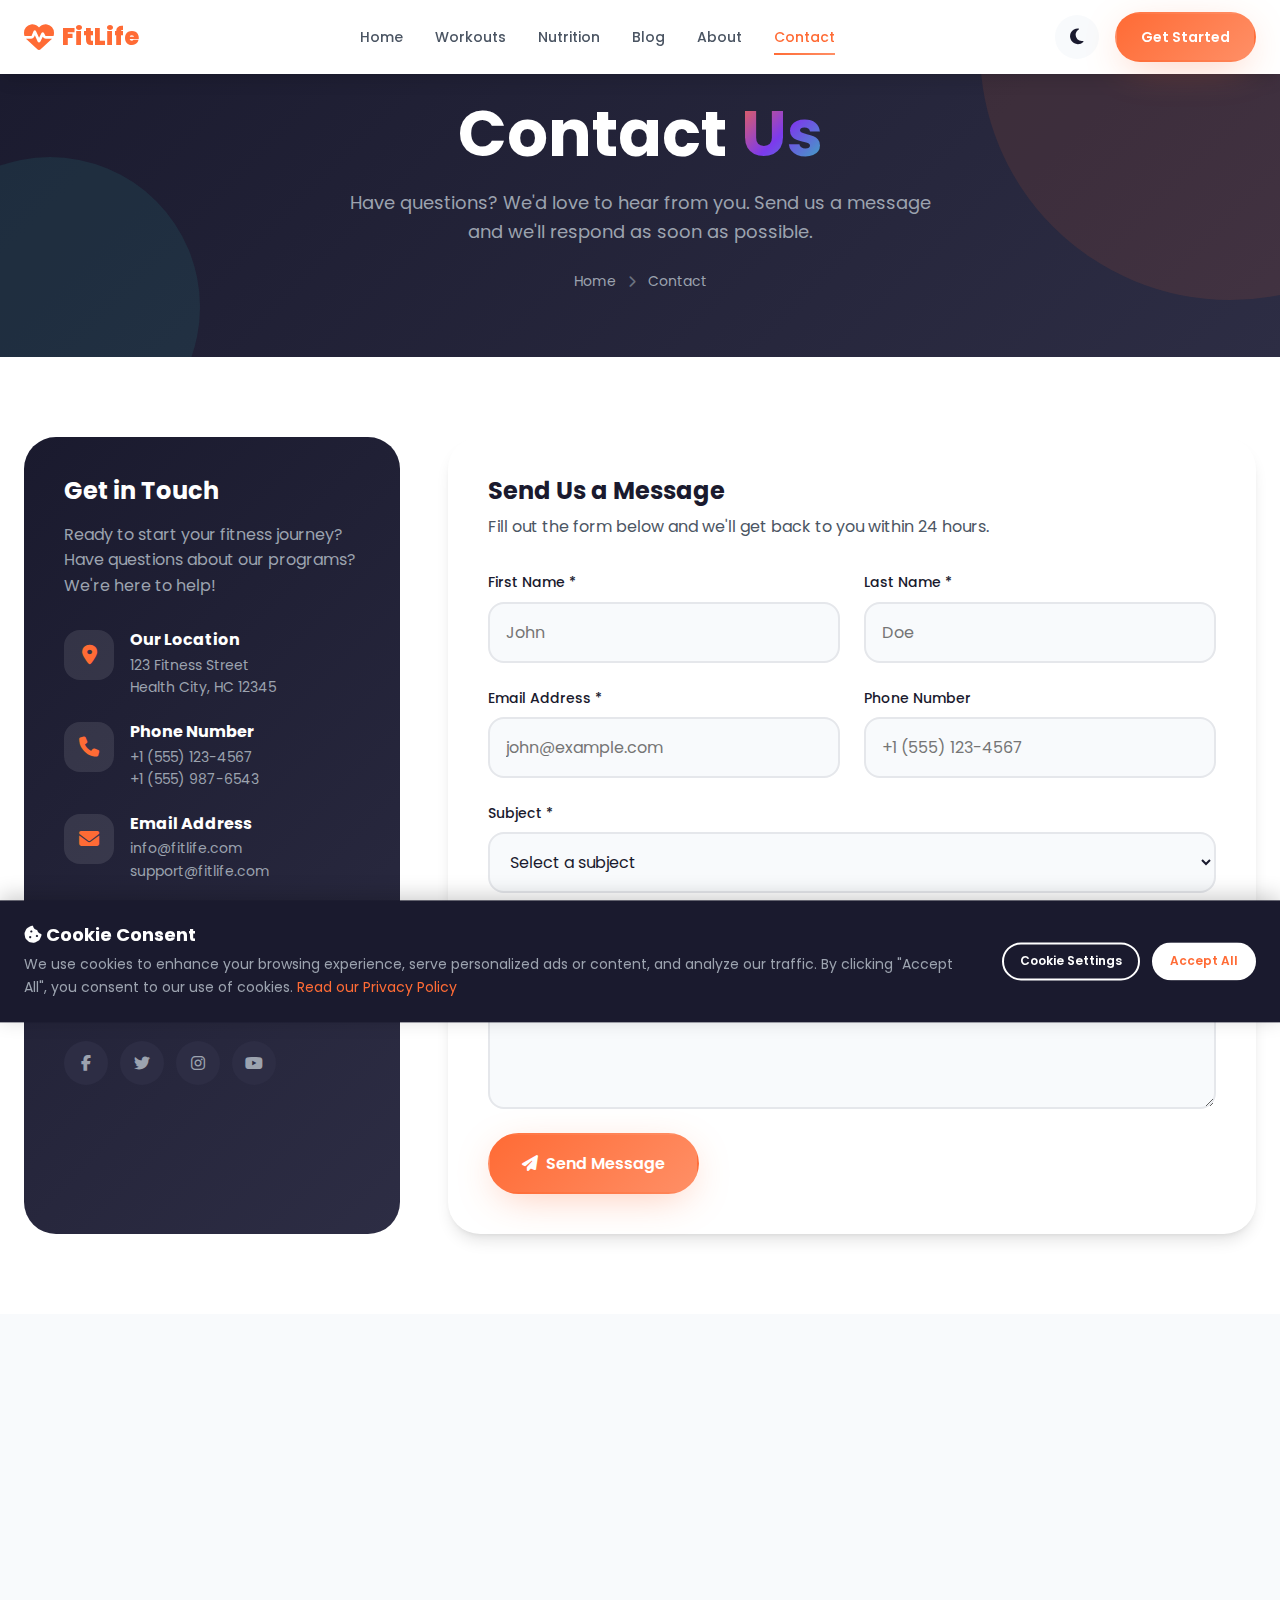
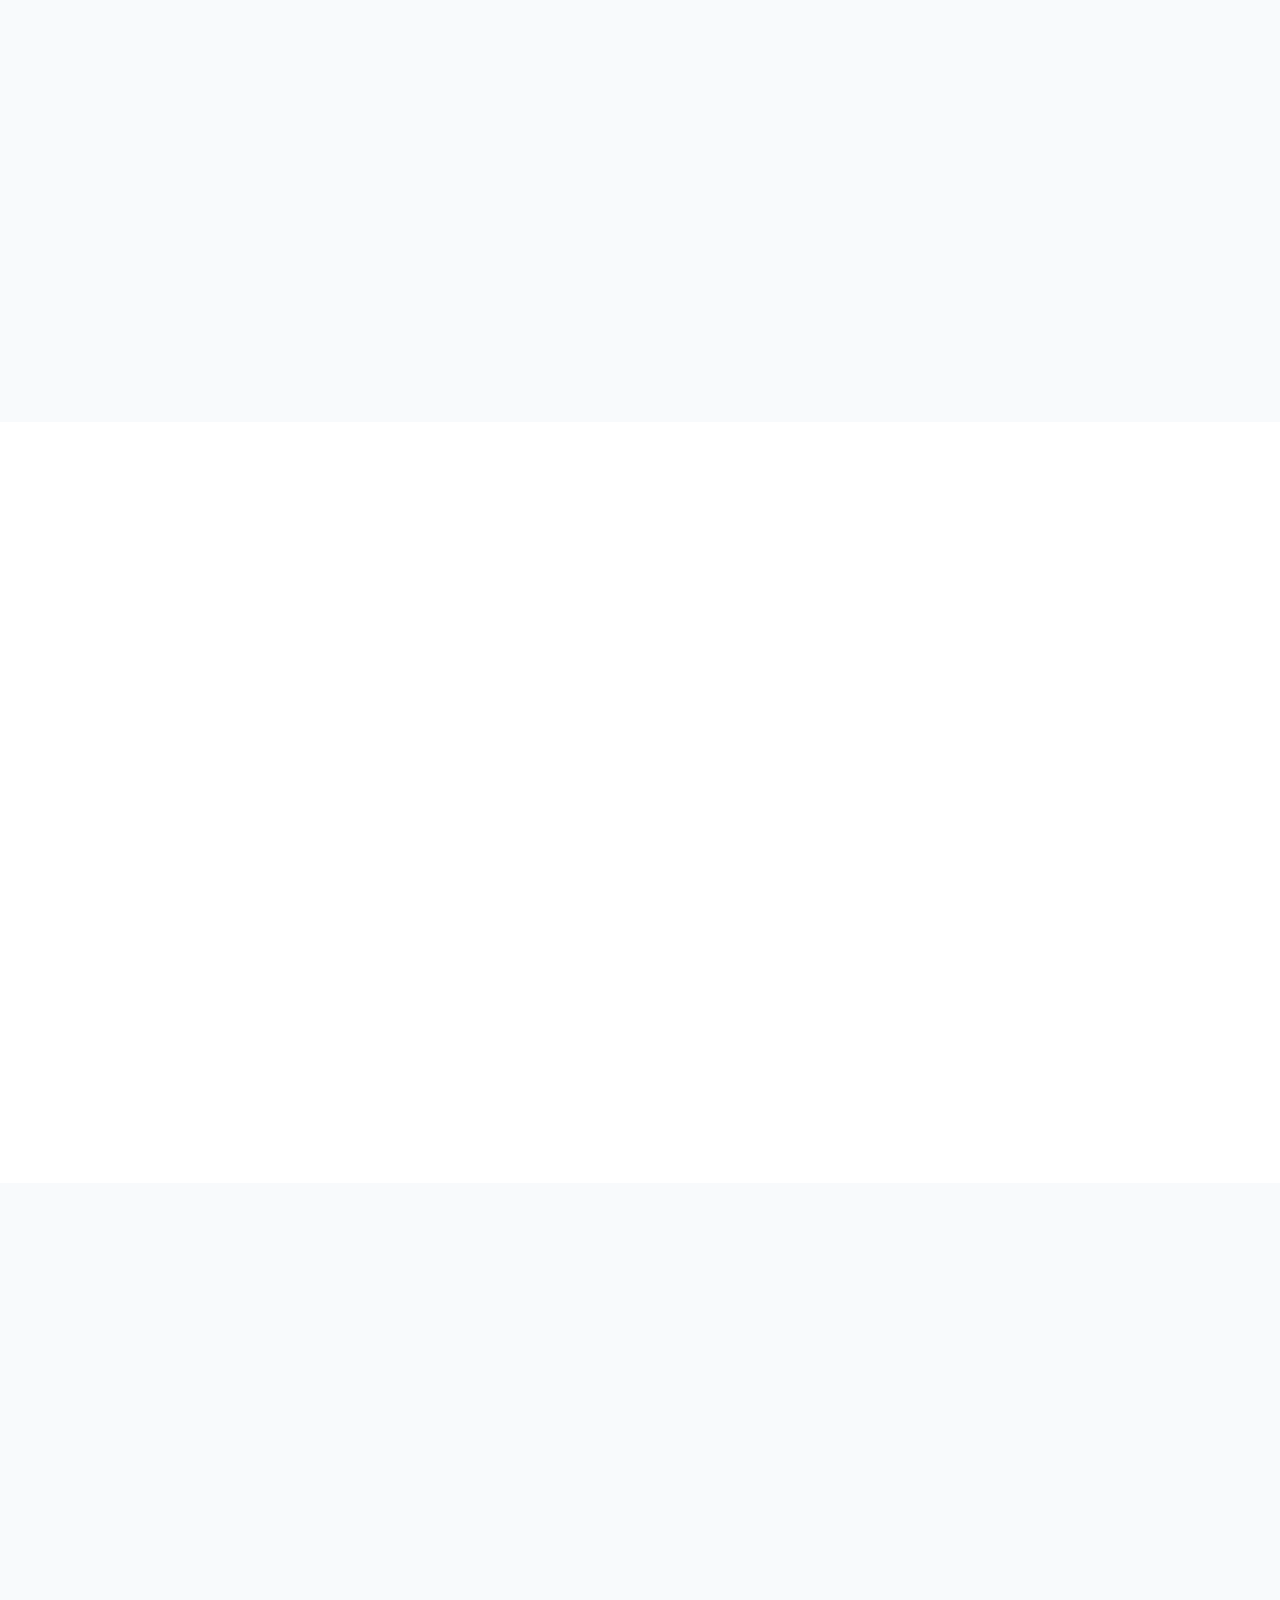
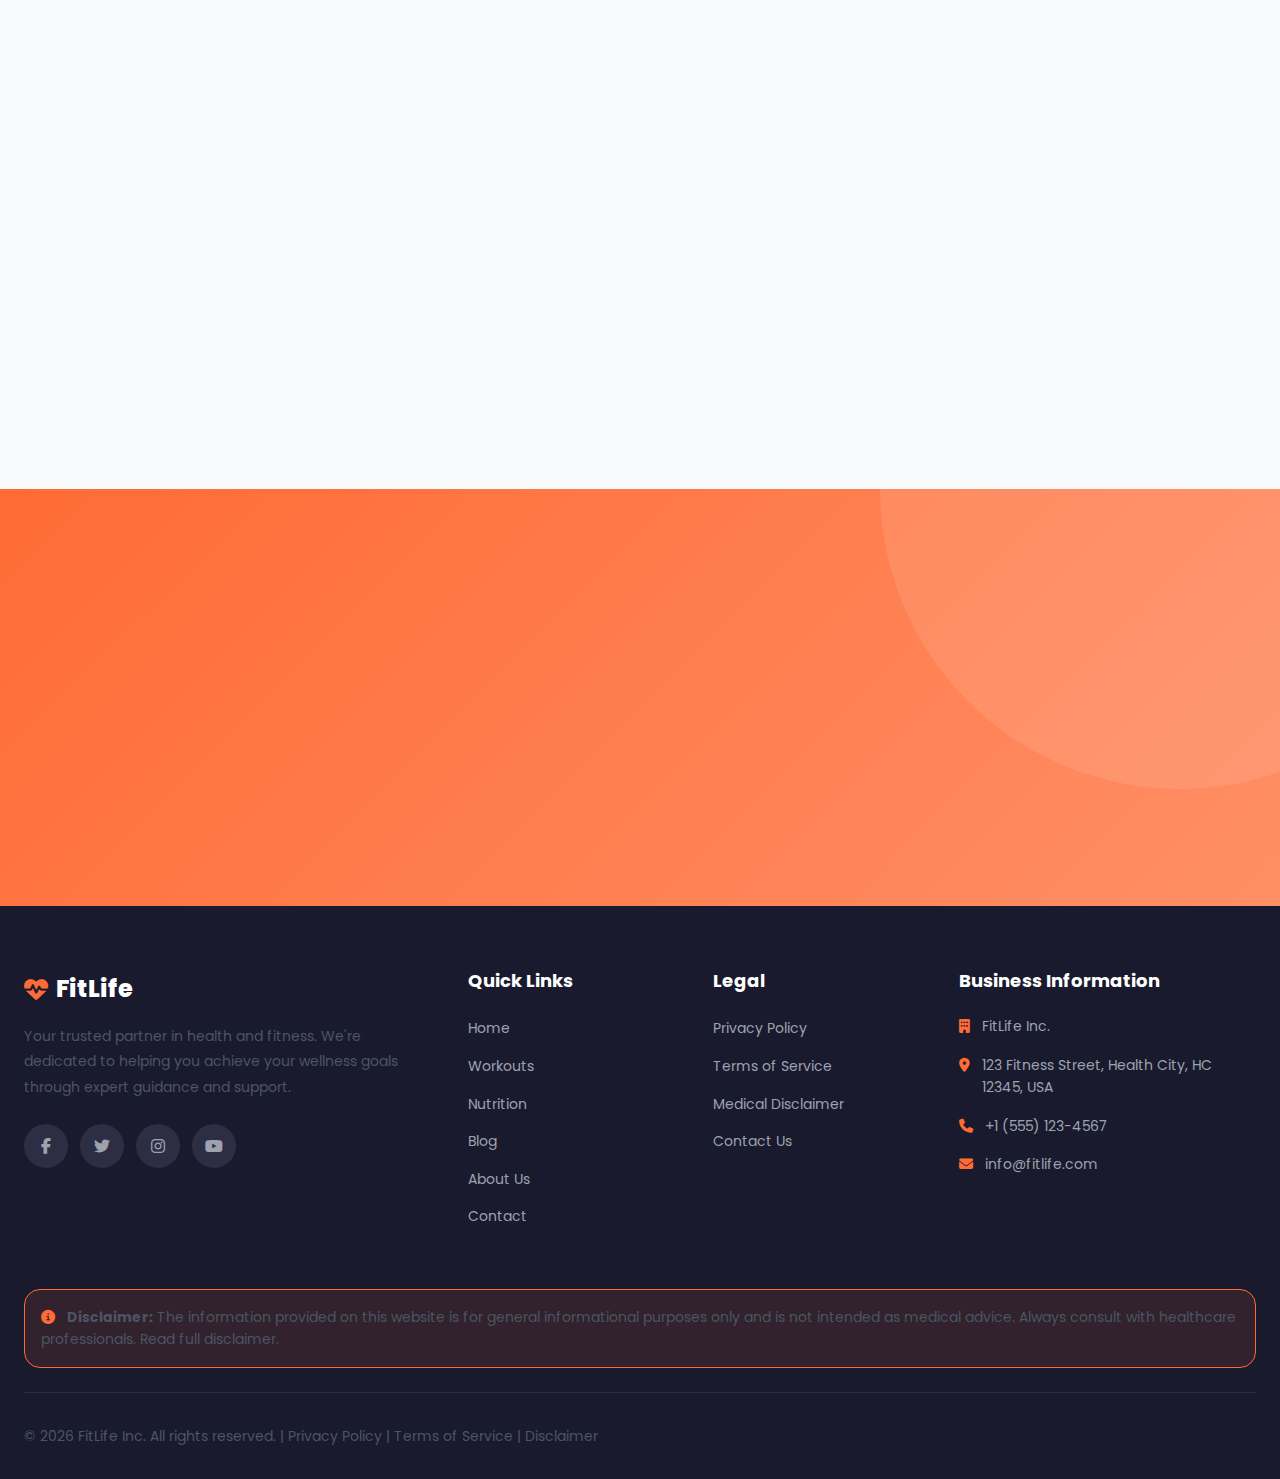
<file: contact.html>
<!DOCTYPE html>
<html lang="en">
<head>
    <meta charset="UTF-8">
    <meta name="viewport" content="width=device-width, initial-scale=1.0">
    <title>Contact Us - FitLife | Health & Fitness</title>
    <link rel="stylesheet" href="css/style.css">
    <link href="https://fonts.googleapis.com/css2?family=Poppins:wght@300;400;500;600;700;800&display=swap" rel="stylesheet">
    <link rel="stylesheet" href="https://cdnjs.cloudflare.com/ajax/libs/font-awesome/6.4.0/css/all.min.css">
</head>
<body>
    <!-- Preloader -->
    <div class="preloader">
        <div class="loader"></div>
    </div>

    <!-- Navigation -->
    <nav class="navbar scrolled">
        <div class="nav-container">
            <a href="index.html" class="logo">
                <i class="fas fa-heartbeat"></i>
                <span>FitLife</span>
            </a>
            <ul class="nav-menu">
                <li><a href="index.html" class="nav-link">Home</a></li>
                <li><a href="workouts.html" class="nav-link">Workouts</a></li>
                <li><a href="nutrition.html" class="nav-link">Nutrition</a></li>
                <li><a href="blog.html" class="nav-link">Blog</a></li>
                <li><a href="about.html" class="nav-link">About</a></li>
                <li><a href="contact.html" class="nav-link active">Contact</a></li>
            </ul>
            <div class="nav-actions">
                <button class="theme-toggle" id="themeToggle">
                    <i class="fas fa-moon"></i>
                </button>
                <a href="contact.html" class="btn btn-primary">Get Started</a>
            </div>
            <div class="hamburger">
                <span></span>
                <span></span>
                <span></span>
            </div>
        </div>
    </nav>

    <!-- Page Header -->
    <section class="page-header">
        <div class="container">
            <h1 data-aos="fade-up">Contact <span class="gradient-text">Us</span></h1>
            <p data-aos="fade-up" data-aos-delay="100">Have questions? We'd love to hear from you. Send us a message and we'll respond as soon as possible.</p>
            <div class="breadcrumb" data-aos="fade-up" data-aos-delay="200">
                <a href="index.html">Home</a>
                <i class="fas fa-chevron-right"></i>
                <span>Contact</span>
            </div>
        </div>
    </section>

    <!-- Contact Section -->
    <section class="workouts-preview">
        <div class="container">
            <div class="contact-section">
                <!-- Contact Info -->
                <div class="contact-info" data-aos="fade-right">
                    <h3>Get in Touch</h3>
                    <p>Ready to start your fitness journey? Have questions about our programs? We're here to help!</p>

                    <div class="contact-details">
                        <div class="contact-item">
                            <div class="contact-item-icon">
                                <i class="fas fa-map-marker-alt"></i>
                            </div>
                            <div class="contact-item-text">
                                <h4>Our Location</h4>
                                <p>123 Fitness Street<br>Health City, HC 12345</p>
                            </div>
                        </div>
                        <div class="contact-item">
                            <div class="contact-item-icon">
                                <i class="fas fa-phone"></i>
                            </div>
                            <div class="contact-item-text">
                                <h4>Phone Number</h4>
                                <p>+1 (555) 123-4567<br>+1 (555) 987-6543</p>
                            </div>
                        </div>
                        <div class="contact-item">
                            <div class="contact-item-icon">
                                <i class="fas fa-envelope"></i>
                            </div>
                            <div class="contact-item-text">
                                <h4>Email Address</h4>
                                <p>info@fitlife.com<br>support@fitlife.com</p>
                            </div>
                        </div>
                        <div class="contact-item">
                            <div class="contact-item-icon">
                                <i class="fas fa-clock"></i>
                            </div>
                            <div class="contact-item-text">
                                <h4>Working Hours</h4>
                                <p>Mon - Fri: 6AM - 10PM<br>Sat - Sun: 8AM - 8PM</p>
                            </div>
                        </div>
                    </div>

                    <div class="contact-social">
                        <h4>Follow Us</h4>
                        <div class="social-links">
                            <a href="#"><i class="fab fa-facebook-f"></i></a>
                            <a href="#"><i class="fab fa-twitter"></i></a>
                            <a href="#"><i class="fab fa-instagram"></i></a>
                            <a href="#"><i class="fab fa-youtube"></i></a>
                        </div>
                    </div>
                </div>

                <!-- Contact Form -->
                <div class="contact-form-wrapper" data-aos="fade-left">
                    <h3>Send Us a Message</h3>
                    <p>Fill out the form below and we'll get back to you within 24 hours.</p>

                    <form class="contact-form" id="contactForm">
                        <div class="form-group">
                            <label for="firstName">First Name *</label>
                            <input type="text" id="firstName" name="firstName" placeholder="John" required>
                        </div>
                        <div class="form-group">
                            <label for="lastName">Last Name *</label>
                            <input type="text" id="lastName" name="lastName" placeholder="Doe" required>
                        </div>
                        <div class="form-group">
                            <label for="email">Email Address *</label>
                            <input type="email" id="email" name="email" placeholder="john@example.com" required>
                        </div>
                        <div class="form-group">
                            <label for="phone">Phone Number</label>
                            <input type="tel" id="phone" name="phone" placeholder="+1 (555) 123-4567">
                        </div>
                        <div class="form-group full-width">
                            <label for="subject">Subject *</label>
                            <select id="subject" name="subject" required>
                                <option value="">Select a subject</option>
                                <option value="general">General Inquiry</option>
                                <option value="membership">Membership Information</option>
                                <option value="training">Personal Training</option>
                                <option value="nutrition">Nutrition Consultation</option>
                                <option value="support">Technical Support</option>
                                <option value="feedback">Feedback</option>
                                <option value="other">Other</option>
                            </select>
                        </div>
                        <div class="form-group full-width">
                            <label for="message">Your Message *</label>
                            <textarea id="message" name="message" placeholder="How can we help you?" rows="5" required></textarea>
                        </div>
                        <button type="submit" class="btn btn-primary btn-lg">
                            <i class="fas fa-paper-plane"></i> Send Message
                        </button>
                    </form>
                </div>
            </div>
        </div>
    </section>

    <!-- Map Section -->
    <section class="features" style="padding-top: 0;">
        <div class="container">
            <div class="section-header" data-aos="fade-up">
                <span class="section-badge">Location</span>
                <h2>Find Us <span class="gradient-text">Here</span></h2>
                <p>Visit our fitness center and experience FitLife in person</p>
            </div>
            <div data-aos="fade-up" style="border-radius: var(--radius-xl); overflow: hidden; box-shadow: var(--shadow-lg);">
                <iframe
                    src="https://www.google.com/maps/embed?pb=!1m18!1m12!1m3!1d387193.30591910525!2d-74.25986568942881!3d40.697149422113014!2m3!1f0!2f0!3f0!3m2!1i1024!2i768!4f13.1!3m3!1m2!1s0x89c24fa5d33f083b%3A0xc80b8f06e177fe62!2sNew%20York%2C%20NY%2C%20USA!5e0!3m2!1sen!2s!4v1620000000000!5m2!1sen!2s"
                    width="100%"
                    height="400"
                    style="border:0;"
                    allowfullscreen=""
                    loading="lazy"
                    referrerpolicy="no-referrer-when-downgrade">
                </iframe>
            </div>
        </div>
    </section>

    <!-- FAQ Section -->
    <section class="workouts-preview">
        <div class="container">
            <div class="section-header" data-aos="fade-up">
                <span class="section-badge">FAQ</span>
                <h2>Frequently Asked <span class="gradient-text">Questions</span></h2>
                <p>Find answers to common questions about our services</p>
            </div>
            <div class="features-grid">
                <div class="feature-card" data-aos="fade-up" data-aos-delay="100">
                    <div class="feature-icon">
                        <i class="fas fa-question"></i>
                    </div>
                    <h3>How do I get started?</h3>
                    <p>Simply fill out the contact form above or give us a call. We'll schedule a free consultation to discuss your goals and recommend the best program for you.</p>
                </div>
                <div class="feature-card" data-aos="fade-up" data-aos-delay="200">
                    <div class="feature-icon">
                        <i class="fas fa-dollar-sign"></i>
                    </div>
                    <h3>What are your membership options?</h3>
                    <p>We offer flexible membership plans including monthly, quarterly, and annual options. Contact us for current pricing and special promotions.</p>
                </div>
                <div class="feature-card" data-aos="fade-up" data-aos-delay="300">
                    <div class="feature-icon">
                        <i class="fas fa-undo"></i>
                    </div>
                    <h3>Can I cancel anytime?</h3>
                    <p>Yes! We believe in earning your loyalty. Monthly memberships can be cancelled with 30 days notice. No long-term contracts required.</p>
                </div>
                <div class="feature-card" data-aos="fade-up" data-aos-delay="400">
                    <div class="feature-icon">
                        <i class="fas fa-user-friends"></i>
                    </div>
                    <h3>Do you offer personal training?</h3>
                    <p>Absolutely! Our certified personal trainers can create customized workout plans and provide one-on-one guidance to help you reach your goals faster.</p>
                </div>
            </div>
        </div>
    </section>

    <!-- Quick Contact Cards -->
    <section class="features">
        <div class="container">
            <div class="section-header" data-aos="fade-up">
                <span class="section-badge">Quick Help</span>
                <h2>Need <span class="gradient-text">Immediate Assistance?</span></h2>
            </div>
            <div class="nutrition-tips-grid">
                <div class="nutrition-tip-card" data-aos="fade-up" data-aos-delay="100">
                    <div class="tip-icon" style="background: var(--gradient-primary);">
                        <i class="fas fa-comments"></i>
                    </div>
                    <h3>Live Chat</h3>
                    <p>Chat with our support team in real-time. Available Monday to Friday, 9AM - 6PM EST.</p>
                    <a href="#" class="btn btn-outline btn-sm" style="margin-top: 15px;">Start Chat</a>
                </div>
                <div class="nutrition-tip-card" data-aos="fade-up" data-aos-delay="200">
                    <div class="tip-icon" style="background: var(--gradient-secondary);">
                        <i class="fas fa-phone-alt"></i>
                    </div>
                    <h3>Call Us</h3>
                    <p>Speak directly with our team. We're happy to answer your questions over the phone.</p>
                    <a href="tel:+15551234567" class="btn btn-outline btn-sm" style="margin-top: 15px;">+1 (555) 123-4567</a>
                </div>
                <div class="nutrition-tip-card" data-aos="fade-up" data-aos-delay="300">
                    <div class="tip-icon" style="background: var(--gradient-accent);">
                        <i class="fas fa-book"></i>
                    </div>
                    <h3>Help Center</h3>
                    <p>Browse our comprehensive help center for tutorials, guides, and troubleshooting tips.</p>
                    <a href="#" class="btn btn-outline btn-sm" style="margin-top: 15px;">Visit Help Center</a>
                </div>
            </div>
        </div>
    </section>

    <!-- Newsletter Section -->
    <section class="newsletter">
        <div class="container">
            <div class="newsletter-content" data-aos="fade-up">
                <div class="newsletter-text">
                    <h3>Subscribe to Our Newsletter</h3>
                    <p>Get weekly fitness tips, healthy recipes, and exclusive content delivered to your inbox.</p>
                </div>
                <form class="newsletter-form" id="newsletterForm">
                    <input type="email" placeholder="Enter your email address" required>
                    <button type="submit" class="btn btn-primary">Subscribe</button>
                </form>
            </div>
        </div>
    </section>

    <!-- CTA Section -->
    <section class="cta-section">
        <div class="cta-bg">
            <div class="cta-shape"></div>
        </div>
        <div class="container">
            <div class="cta-content" data-aos="zoom-in">
                <h2>Ready to Transform Your Life?</h2>
                <p>Join thousands of members who have already started their fitness journey with FitLife.</p>
                <div class="cta-buttons">
                    <a href="workouts.html" class="btn btn-light btn-lg">Explore Workouts</a>
                    <a href="nutrition.html" class="btn btn-outline-light btn-lg">View Nutrition Plans</a>
                </div>
            </div>
        </div>
    </section>

    <!-- Footer -->
    <footer class="footer">
        <div class="container">
            <div class="footer-grid">
                <div class="footer-brand">
                    <a href="index.html" class="footer-logo">
                        <i class="fas fa-heartbeat"></i>
                        <span>FitLife</span>
                    </a>
                    <p>Your trusted partner in health and fitness. We're dedicated to helping you achieve your wellness goals through expert guidance and support.</p>
                    <div class="social-links">
                        <a href="#"><i class="fab fa-facebook-f"></i></a>
                        <a href="#"><i class="fab fa-twitter"></i></a>
                        <a href="#"><i class="fab fa-instagram"></i></a>
                        <a href="#"><i class="fab fa-youtube"></i></a>
                    </div>
                </div>
                <div class="footer-links">
                    <h4>Quick Links</h4>
                    <ul>
                        <li><a href="index.html">Home</a></li>
                        <li><a href="workouts.html">Workouts</a></li>
                        <li><a href="nutrition.html">Nutrition</a></li>
                        <li><a href="blog.html">Blog</a></li>
                        <li><a href="about.html">About Us</a></li>
                        <li><a href="contact.html">Contact</a></li>
                    </ul>
                </div>
                <div class="footer-links">
                    <h4>Legal</h4>
                    <ul>
                        <li><a href="privacy-policy.html">Privacy Policy</a></li>
                        <li><a href="terms-of-service.html">Terms of Service</a></li>
                        <li><a href="disclaimer.html">Medical Disclaimer</a></li>
                        <li><a href="contact.html">Contact Us</a></li>
                    </ul>
                </div>
                <div class="footer-contact">
                    <h4>Business Information</h4>
                    <ul>
                        <li><i class="fas fa-building"></i> FitLife Inc.</li>
                        <li><i class="fas fa-map-marker-alt"></i> 123 Fitness Street, Health City, HC 12345, USA</li>
                        <li><i class="fas fa-phone"></i> +1 (555) 123-4567</li>
                        <li><i class="fas fa-envelope"></i> info@fitlife.com</li>
                    </ul>
                </div>
            </div>
            <div class="disclaimer-banner-small">
                <p><i class="fas fa-info-circle"></i> <strong>Disclaimer:</strong> The information provided on this website is for general informational purposes only and is not intended as medical advice. Always consult with healthcare professionals. <a href="disclaimer.html">Read full disclaimer</a>.</p>
            </div>
            <div class="footer-bottom">
                <p>&copy; 2026 FitLife Inc. All rights reserved. | <a href="privacy-policy.html">Privacy Policy</a> | <a href="terms-of-service.html">Terms of Service</a> | <a href="disclaimer.html">Disclaimer</a></p>
            </div>
        </div>
    </footer>

    <!-- Back to Top Button -->
    <button class="back-to-top" id="backToTop">
        <i class="fas fa-arrow-up"></i>
    </button>

    <!-- Cookie Consent Banner -->
    <div class="cookie-consent" id="cookieConsent">
        <div class="cookie-consent-inner">
            <div class="cookie-consent-text">
                <h4><i class="fas fa-cookie-bite"></i> Cookie Consent</h4>
                <p>We use cookies to enhance your browsing experience, serve personalized ads or content, and analyze our traffic. By clicking "Accept All", you consent to our use of cookies. <a href="privacy-policy.html">Read our Privacy Policy</a></p>
            </div>
            <div class="cookie-consent-buttons">
                <button class="btn btn-outline-light btn-sm" id="cookieSettings">Cookie Settings</button>
                <button class="btn btn-light btn-sm" id="acceptCookies">Accept All</button>
            </div>
        </div>
    </div>

    <script src="js/main.js"></script>
</body>
</html>
</file>
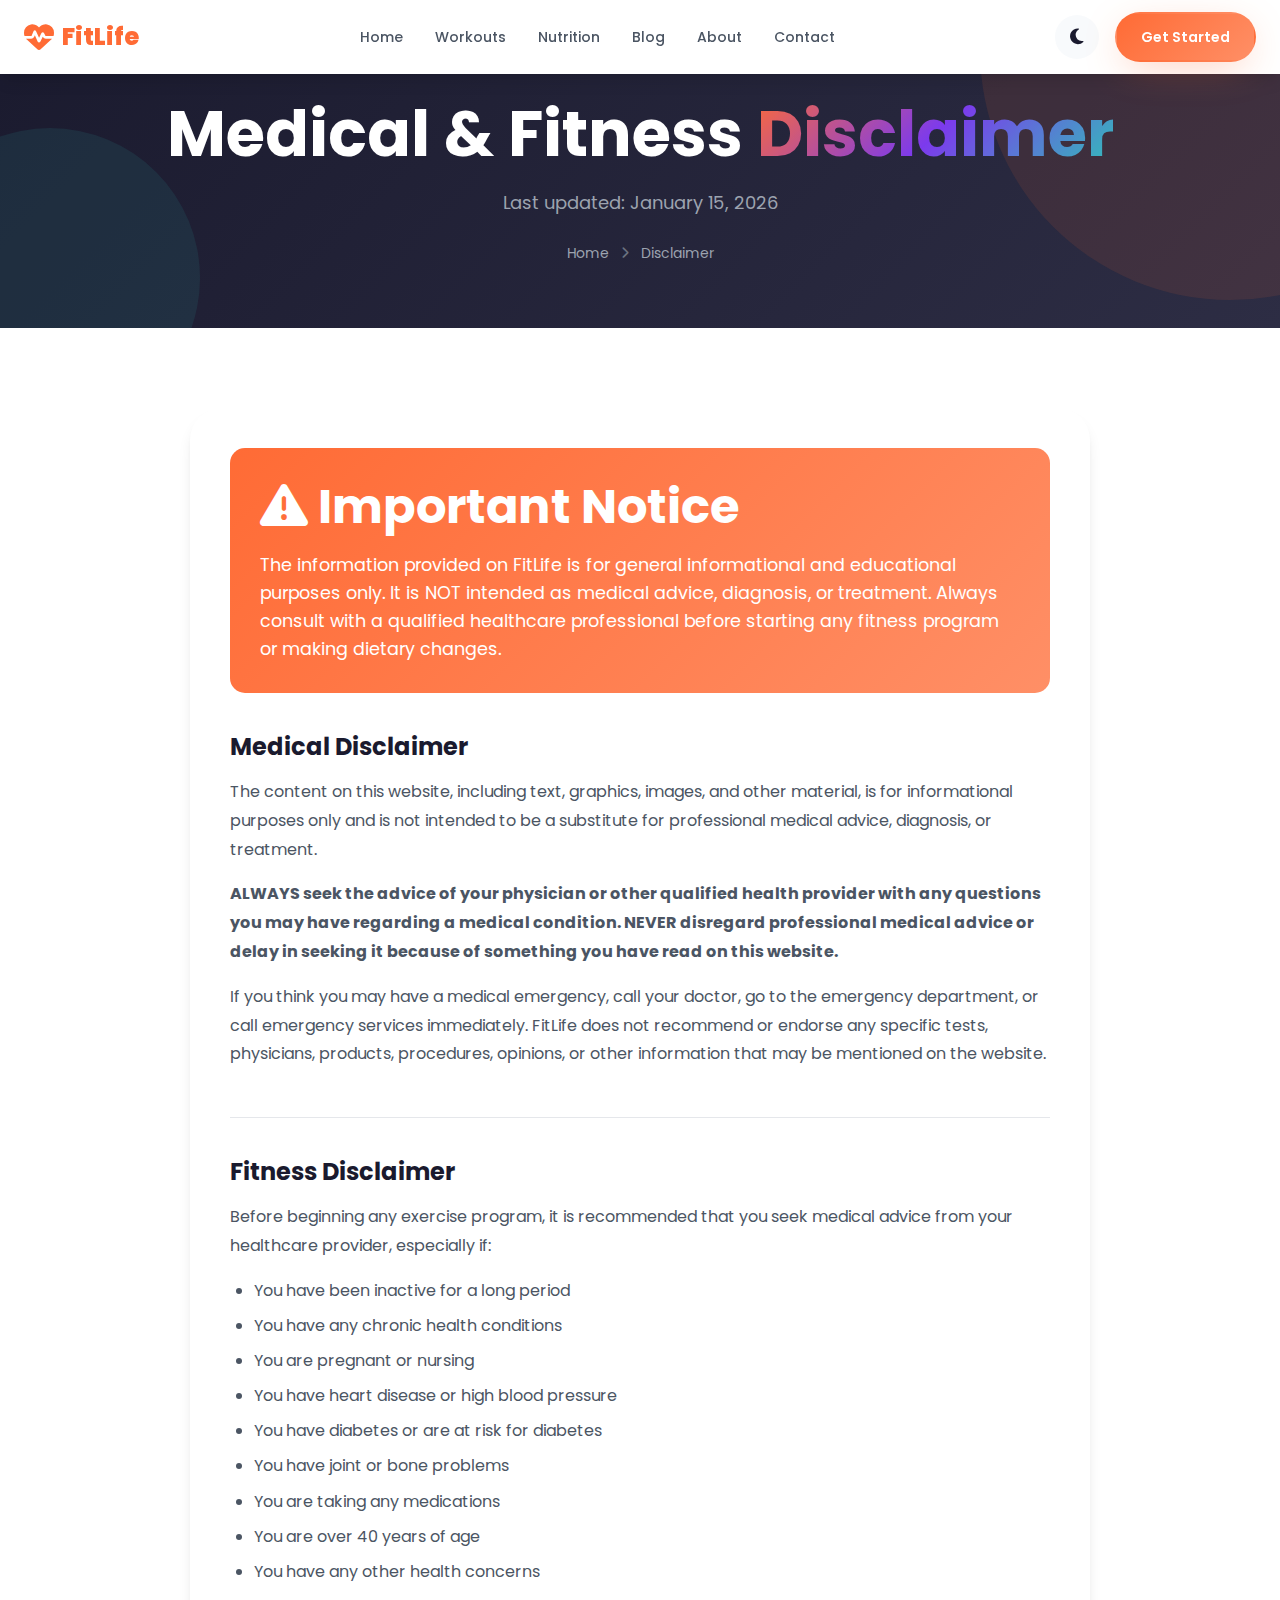
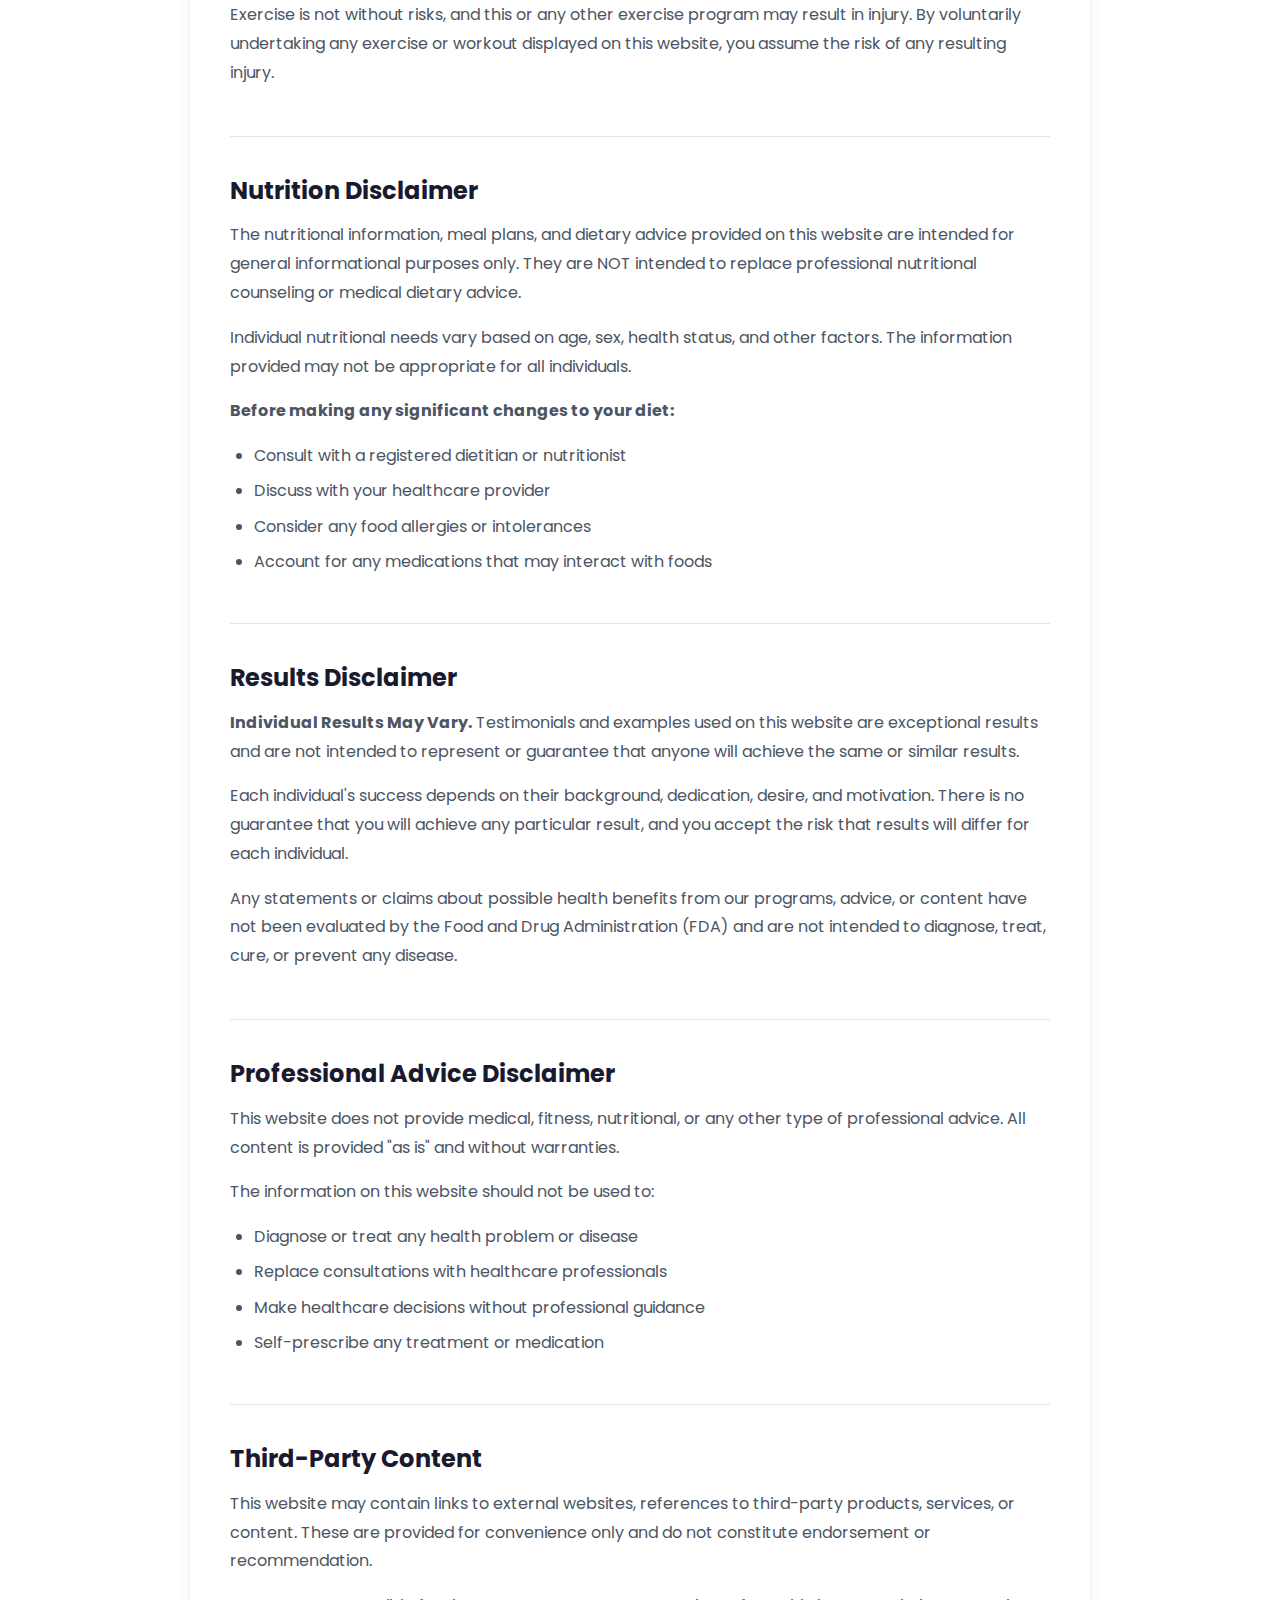
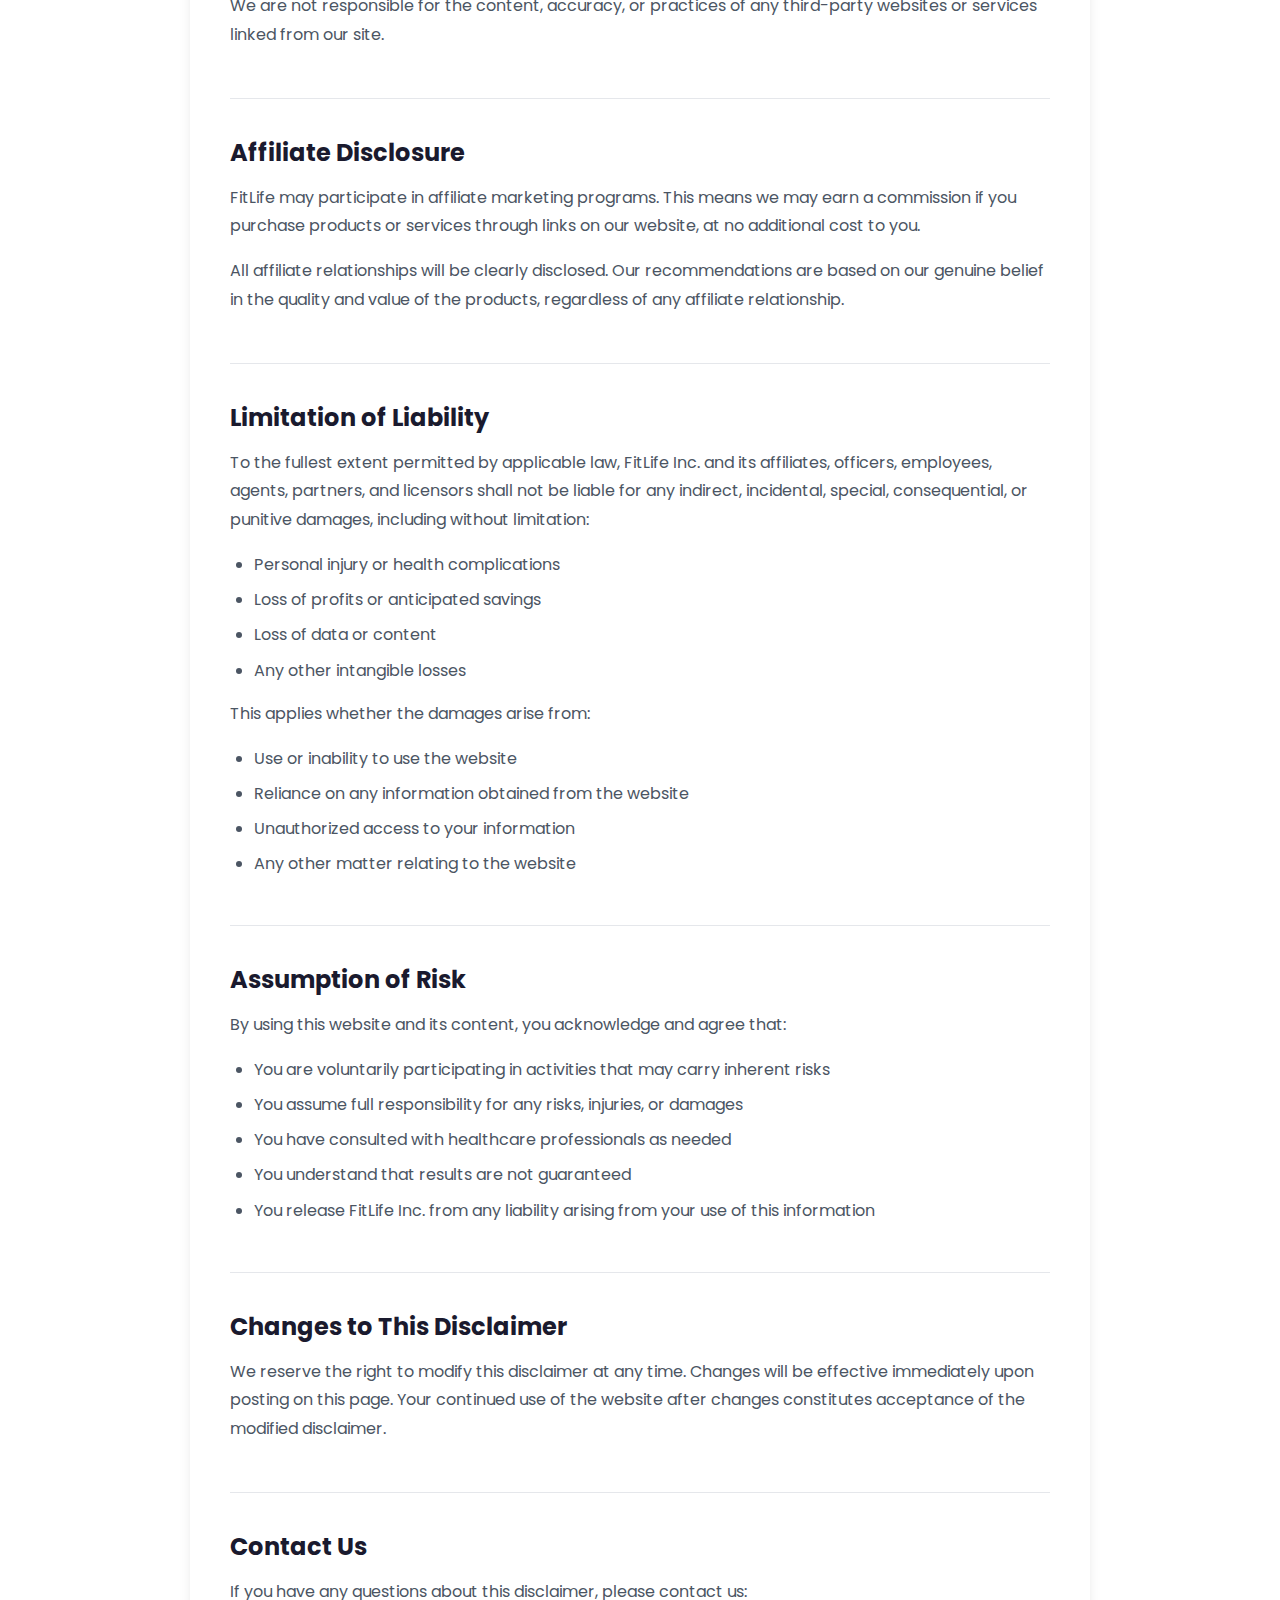
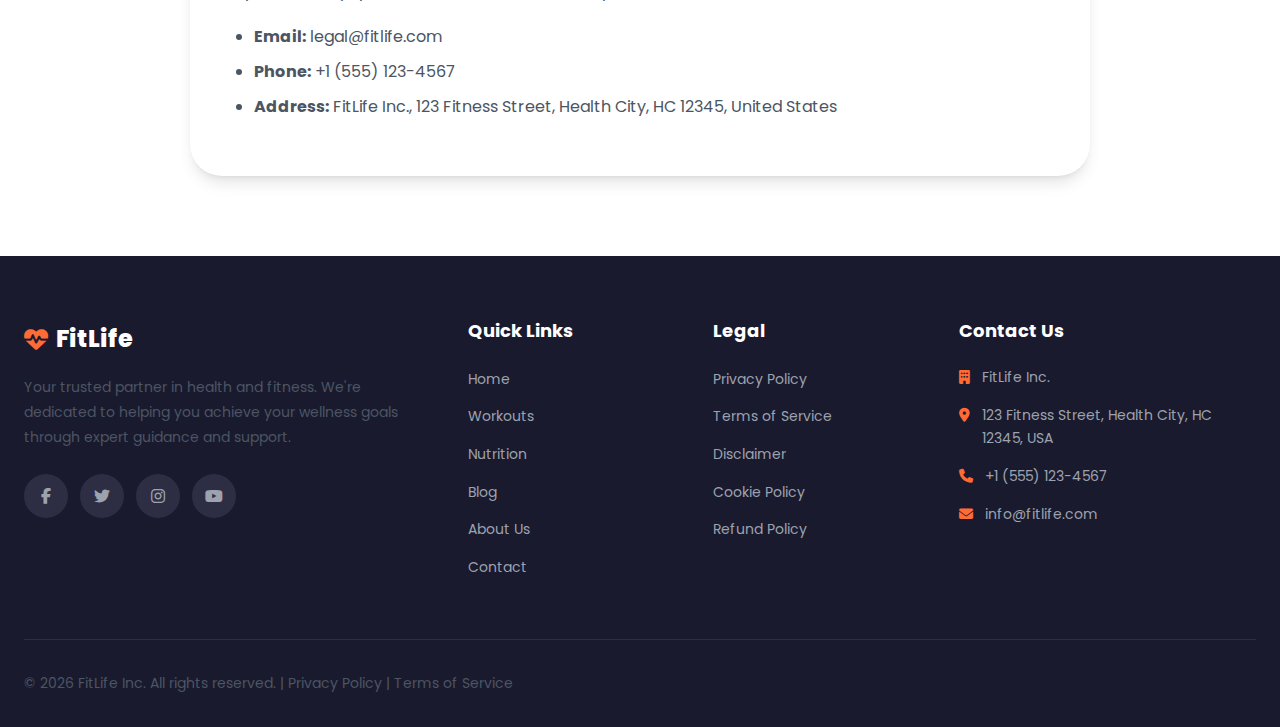
<file: disclaimer.html>
<!DOCTYPE html>
<html lang="en">
<head>
    <meta charset="UTF-8">
    <meta name="viewport" content="width=device-width, initial-scale=1.0">
    <title>Disclaimer - FitLife | Health & Fitness</title>
    <link rel="stylesheet" href="css/style.css">
    <link href="https://fonts.googleapis.com/css2?family=Poppins:wght@300;400;500;600;700;800&display=swap" rel="stylesheet">
    <link rel="stylesheet" href="https://cdnjs.cloudflare.com/ajax/libs/font-awesome/6.4.0/css/all.min.css">
</head>
<body>
    <!-- Preloader -->
    <div class="preloader">
        <div class="loader"></div>
    </div>

    <!-- Navigation -->
    <nav class="navbar scrolled">
        <div class="nav-container">
            <a href="index.html" class="logo">
                <i class="fas fa-heartbeat"></i>
                <span>FitLife</span>
            </a>
            <ul class="nav-menu">
                <li><a href="index.html" class="nav-link">Home</a></li>
                <li><a href="workouts.html" class="nav-link">Workouts</a></li>
                <li><a href="nutrition.html" class="nav-link">Nutrition</a></li>
                <li><a href="blog.html" class="nav-link">Blog</a></li>
                <li><a href="about.html" class="nav-link">About</a></li>
                <li><a href="contact.html" class="nav-link">Contact</a></li>
            </ul>
            <div class="nav-actions">
                <button class="theme-toggle" id="themeToggle">
                    <i class="fas fa-moon"></i>
                </button>
                <a href="contact.html" class="btn btn-primary">Get Started</a>
            </div>
            <div class="hamburger">
                <span></span>
                <span></span>
                <span></span>
            </div>
        </div>
    </nav>

    <!-- Page Header -->
    <section class="page-header">
        <div class="container">
            <h1 data-aos="fade-up">Medical & Fitness <span class="gradient-text">Disclaimer</span></h1>
            <p data-aos="fade-up" data-aos-delay="100">Last updated: January 15, 2026</p>
            <div class="breadcrumb" data-aos="fade-up" data-aos-delay="200">
                <a href="index.html">Home</a>
                <i class="fas fa-chevron-right"></i>
                <span>Disclaimer</span>
            </div>
        </div>
    </section>

    <!-- Disclaimer Content -->
    <section class="workouts-preview">
        <div class="container">
            <div class="legal-content" data-aos="fade-up">
                <!-- Important Notice Banner -->
                <div class="disclaimer-banner" style="background: linear-gradient(135deg, #FF6B35 0%, #FF8F66 100%); color: white; padding: 30px; border-radius: 15px; margin-bottom: 40px;">
                    <h2 style="color: white; margin-bottom: 15px;"><i class="fas fa-exclamation-triangle"></i> Important Notice</h2>
                    <p style="color: white; font-size: 1.1rem;">The information provided on FitLife is for general informational and educational purposes only. It is NOT intended as medical advice, diagnosis, or treatment. Always consult with a qualified healthcare professional before starting any fitness program or making dietary changes.</p>
                </div>

                <div class="legal-section">
                    <h2>Medical Disclaimer</h2>
                    <p>The content on this website, including text, graphics, images, and other material, is for informational purposes only and is not intended to be a substitute for professional medical advice, diagnosis, or treatment.</p>
                    <p><strong>ALWAYS seek the advice of your physician or other qualified health provider with any questions you may have regarding a medical condition. NEVER disregard professional medical advice or delay in seeking it because of something you have read on this website.</strong></p>
                    <p>If you think you may have a medical emergency, call your doctor, go to the emergency department, or call emergency services immediately. FitLife does not recommend or endorse any specific tests, physicians, products, procedures, opinions, or other information that may be mentioned on the website.</p>
                </div>

                <div class="legal-section">
                    <h2>Fitness Disclaimer</h2>
                    <p>Before beginning any exercise program, it is recommended that you seek medical advice from your healthcare provider, especially if:</p>
                    <ul>
                        <li>You have been inactive for a long period</li>
                        <li>You have any chronic health conditions</li>
                        <li>You are pregnant or nursing</li>
                        <li>You have heart disease or high blood pressure</li>
                        <li>You have diabetes or are at risk for diabetes</li>
                        <li>You have joint or bone problems</li>
                        <li>You are taking any medications</li>
                        <li>You are over 40 years of age</li>
                        <li>You have any other health concerns</li>
                    </ul>
                    <p>Exercise is not without risks, and this or any other exercise program may result in injury. By voluntarily undertaking any exercise or workout displayed on this website, you assume the risk of any resulting injury.</p>
                </div>

                <div class="legal-section">
                    <h2>Nutrition Disclaimer</h2>
                    <p>The nutritional information, meal plans, and dietary advice provided on this website are intended for general informational purposes only. They are NOT intended to replace professional nutritional counseling or medical dietary advice.</p>
                    <p>Individual nutritional needs vary based on age, sex, health status, and other factors. The information provided may not be appropriate for all individuals.</p>
                    <p><strong>Before making any significant changes to your diet:</strong></p>
                    <ul>
                        <li>Consult with a registered dietitian or nutritionist</li>
                        <li>Discuss with your healthcare provider</li>
                        <li>Consider any food allergies or intolerances</li>
                        <li>Account for any medications that may interact with foods</li>
                    </ul>
                </div>

                <div class="legal-section">
                    <h2>Results Disclaimer</h2>
                    <p><strong>Individual Results May Vary.</strong> Testimonials and examples used on this website are exceptional results and are not intended to represent or guarantee that anyone will achieve the same or similar results.</p>
                    <p>Each individual's success depends on their background, dedication, desire, and motivation. There is no guarantee that you will achieve any particular result, and you accept the risk that results will differ for each individual.</p>
                    <p>Any statements or claims about possible health benefits from our programs, advice, or content have not been evaluated by the Food and Drug Administration (FDA) and are not intended to diagnose, treat, cure, or prevent any disease.</p>
                </div>

                <div class="legal-section">
                    <h2>Professional Advice Disclaimer</h2>
                    <p>This website does not provide medical, fitness, nutritional, or any other type of professional advice. All content is provided "as is" and without warranties.</p>
                    <p>The information on this website should not be used to:</p>
                    <ul>
                        <li>Diagnose or treat any health problem or disease</li>
                        <li>Replace consultations with healthcare professionals</li>
                        <li>Make healthcare decisions without professional guidance</li>
                        <li>Self-prescribe any treatment or medication</li>
                    </ul>
                </div>

                <div class="legal-section">
                    <h2>Third-Party Content</h2>
                    <p>This website may contain links to external websites, references to third-party products, services, or content. These are provided for convenience only and do not constitute endorsement or recommendation.</p>
                    <p>We are not responsible for the content, accuracy, or practices of any third-party websites or services linked from our site.</p>
                </div>

                <div class="legal-section">
                    <h2>Affiliate Disclosure</h2>
                    <p>FitLife may participate in affiliate marketing programs. This means we may earn a commission if you purchase products or services through links on our website, at no additional cost to you.</p>
                    <p>All affiliate relationships will be clearly disclosed. Our recommendations are based on our genuine belief in the quality and value of the products, regardless of any affiliate relationship.</p>
                </div>

                <div class="legal-section">
                    <h2>Limitation of Liability</h2>
                    <p>To the fullest extent permitted by applicable law, FitLife Inc. and its affiliates, officers, employees, agents, partners, and licensors shall not be liable for any indirect, incidental, special, consequential, or punitive damages, including without limitation:</p>
                    <ul>
                        <li>Personal injury or health complications</li>
                        <li>Loss of profits or anticipated savings</li>
                        <li>Loss of data or content</li>
                        <li>Any other intangible losses</li>
                    </ul>
                    <p>This applies whether the damages arise from:</p>
                    <ul>
                        <li>Use or inability to use the website</li>
                        <li>Reliance on any information obtained from the website</li>
                        <li>Unauthorized access to your information</li>
                        <li>Any other matter relating to the website</li>
                    </ul>
                </div>

                <div class="legal-section">
                    <h2>Assumption of Risk</h2>
                    <p>By using this website and its content, you acknowledge and agree that:</p>
                    <ul>
                        <li>You are voluntarily participating in activities that may carry inherent risks</li>
                        <li>You assume full responsibility for any risks, injuries, or damages</li>
                        <li>You have consulted with healthcare professionals as needed</li>
                        <li>You understand that results are not guaranteed</li>
                        <li>You release FitLife Inc. from any liability arising from your use of this information</li>
                    </ul>
                </div>

                <div class="legal-section">
                    <h2>Changes to This Disclaimer</h2>
                    <p>We reserve the right to modify this disclaimer at any time. Changes will be effective immediately upon posting on this page. Your continued use of the website after changes constitutes acceptance of the modified disclaimer.</p>
                </div>

                <div class="legal-section">
                    <h2>Contact Us</h2>
                    <p>If you have any questions about this disclaimer, please contact us:</p>
                    <ul>
                        <li><strong>Email:</strong> legal@fitlife.com</li>
                        <li><strong>Phone:</strong> +1 (555) 123-4567</li>
                        <li><strong>Address:</strong> FitLife Inc., 123 Fitness Street, Health City, HC 12345, United States</li>
                    </ul>
                </div>
            </div>
        </div>
    </section>

    <!-- Footer -->
    <footer class="footer">
        <div class="container">
            <div class="footer-grid">
                <div class="footer-brand">
                    <a href="index.html" class="footer-logo">
                        <i class="fas fa-heartbeat"></i>
                        <span>FitLife</span>
                    </a>
                    <p>Your trusted partner in health and fitness. We're dedicated to helping you achieve your wellness goals through expert guidance and support.</p>
                    <div class="social-links">
                        <a href="#"><i class="fab fa-facebook-f"></i></a>
                        <a href="#"><i class="fab fa-twitter"></i></a>
                        <a href="#"><i class="fab fa-instagram"></i></a>
                        <a href="#"><i class="fab fa-youtube"></i></a>
                    </div>
                </div>
                <div class="footer-links">
                    <h4>Quick Links</h4>
                    <ul>
                        <li><a href="index.html">Home</a></li>
                        <li><a href="workouts.html">Workouts</a></li>
                        <li><a href="nutrition.html">Nutrition</a></li>
                        <li><a href="blog.html">Blog</a></li>
                        <li><a href="about.html">About Us</a></li>
                        <li><a href="contact.html">Contact</a></li>
                    </ul>
                </div>
                <div class="footer-links">
                    <h4>Legal</h4>
                    <ul>
                        <li><a href="privacy-policy.html">Privacy Policy</a></li>
                        <li><a href="terms-of-service.html">Terms of Service</a></li>
                        <li><a href="disclaimer.html">Disclaimer</a></li>
                        <li><a href="cookie-policy.html">Cookie Policy</a></li>
                        <li><a href="refund-policy.html">Refund Policy</a></li>
                    </ul>
                </div>
                <div class="footer-contact">
                    <h4>Contact Us</h4>
                    <ul>
                        <li><i class="fas fa-building"></i> FitLife Inc.</li>
                        <li><i class="fas fa-map-marker-alt"></i> 123 Fitness Street, Health City, HC 12345, USA</li>
                        <li><i class="fas fa-phone"></i> +1 (555) 123-4567</li>
                        <li><i class="fas fa-envelope"></i> info@fitlife.com</li>
                    </ul>
                </div>
            </div>
            <div class="footer-bottom">
                <p>&copy; 2026 FitLife Inc. All rights reserved. | <a href="privacy-policy.html">Privacy Policy</a> | <a href="terms-of-service.html">Terms of Service</a></p>
            </div>
        </div>
    </footer>

    <!-- Back to Top Button -->
    <button class="back-to-top" id="backToTop">
        <i class="fas fa-arrow-up"></i>
    </button>

    <script src="js/main.js"></script>
</body>
</html>
</file>
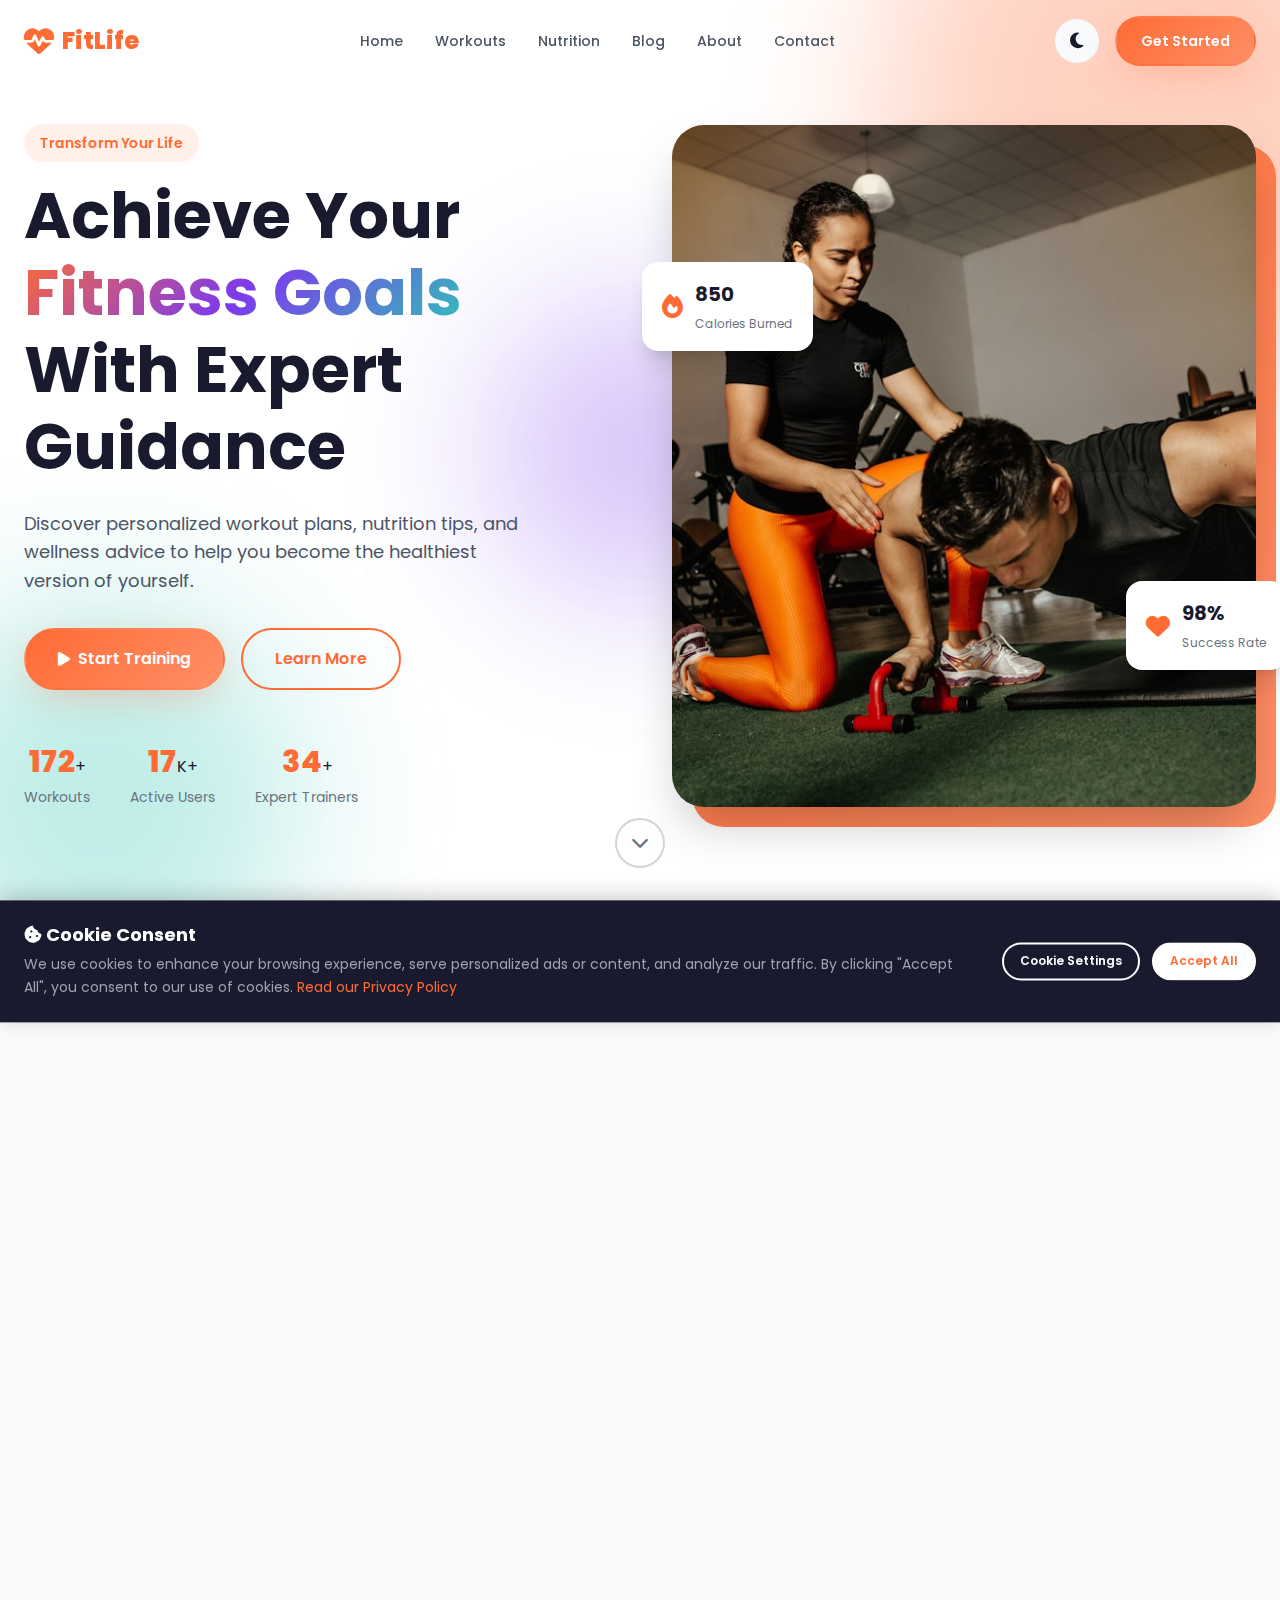
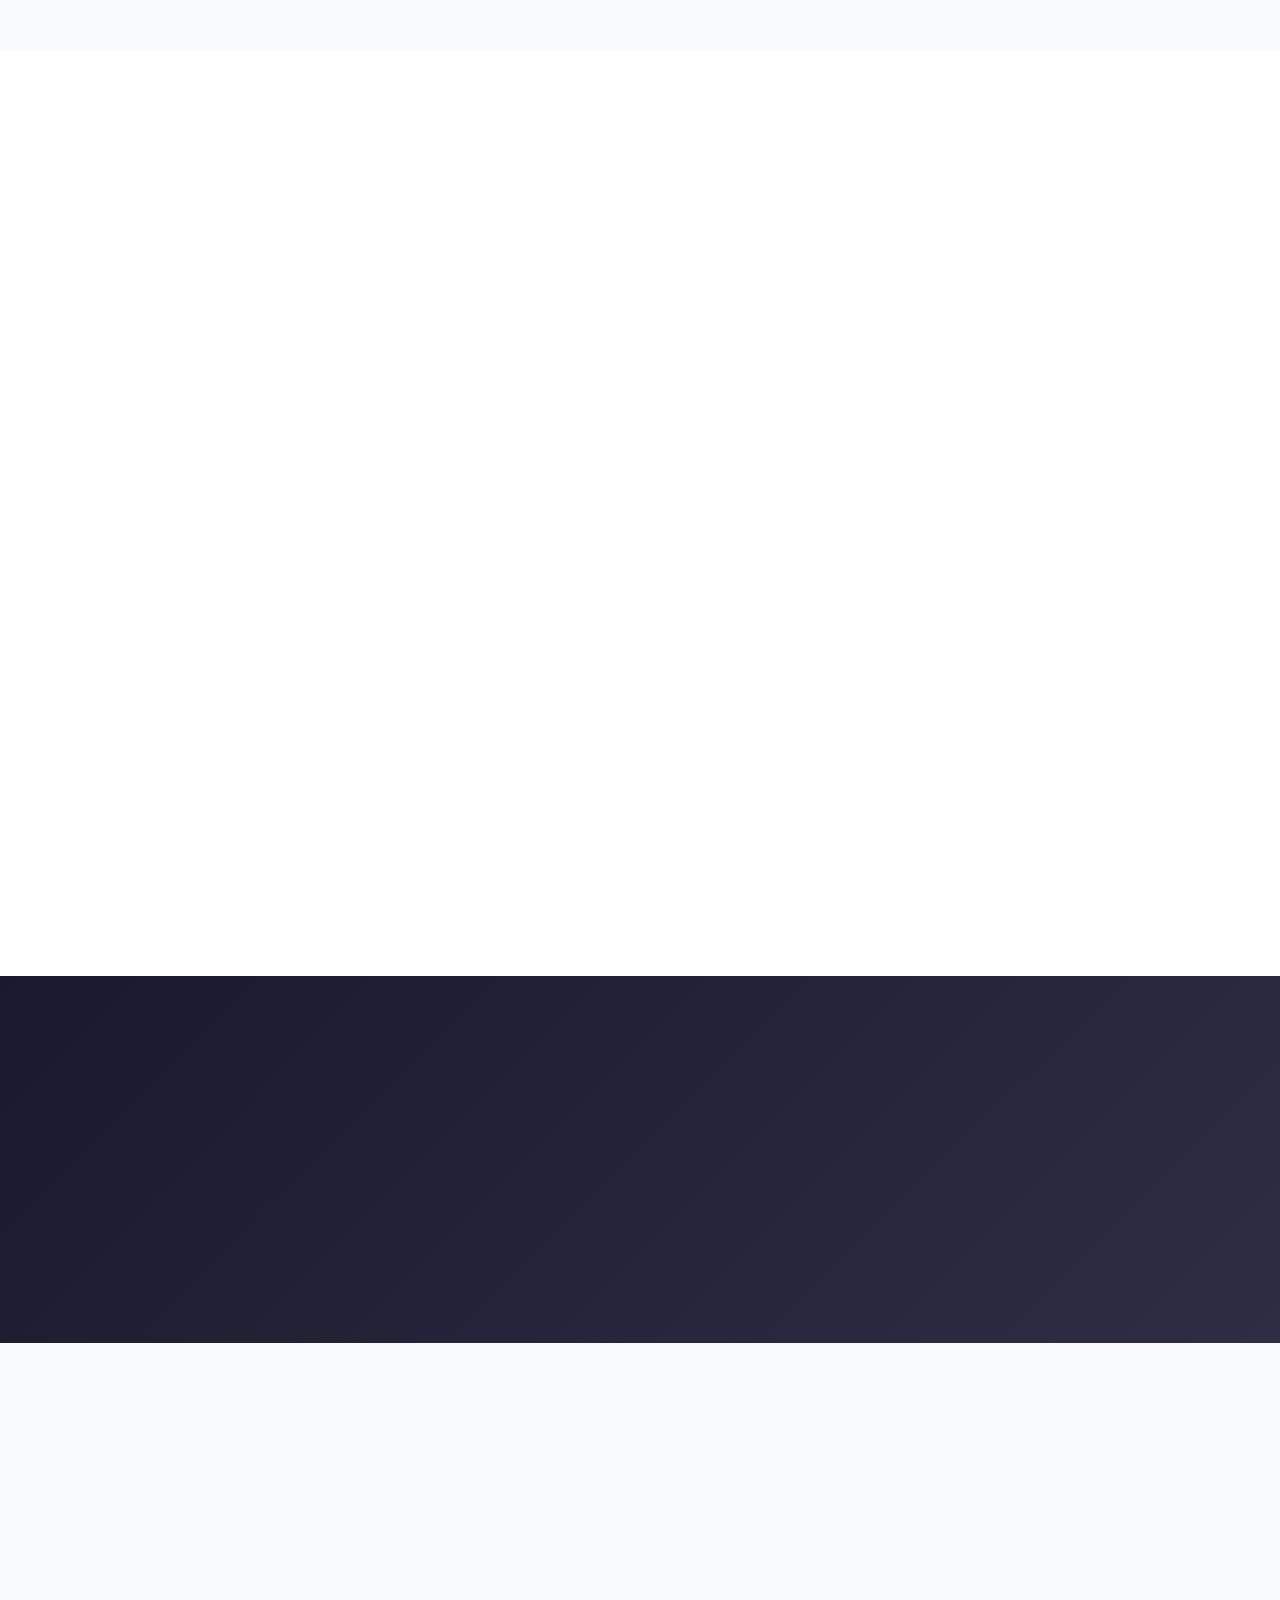
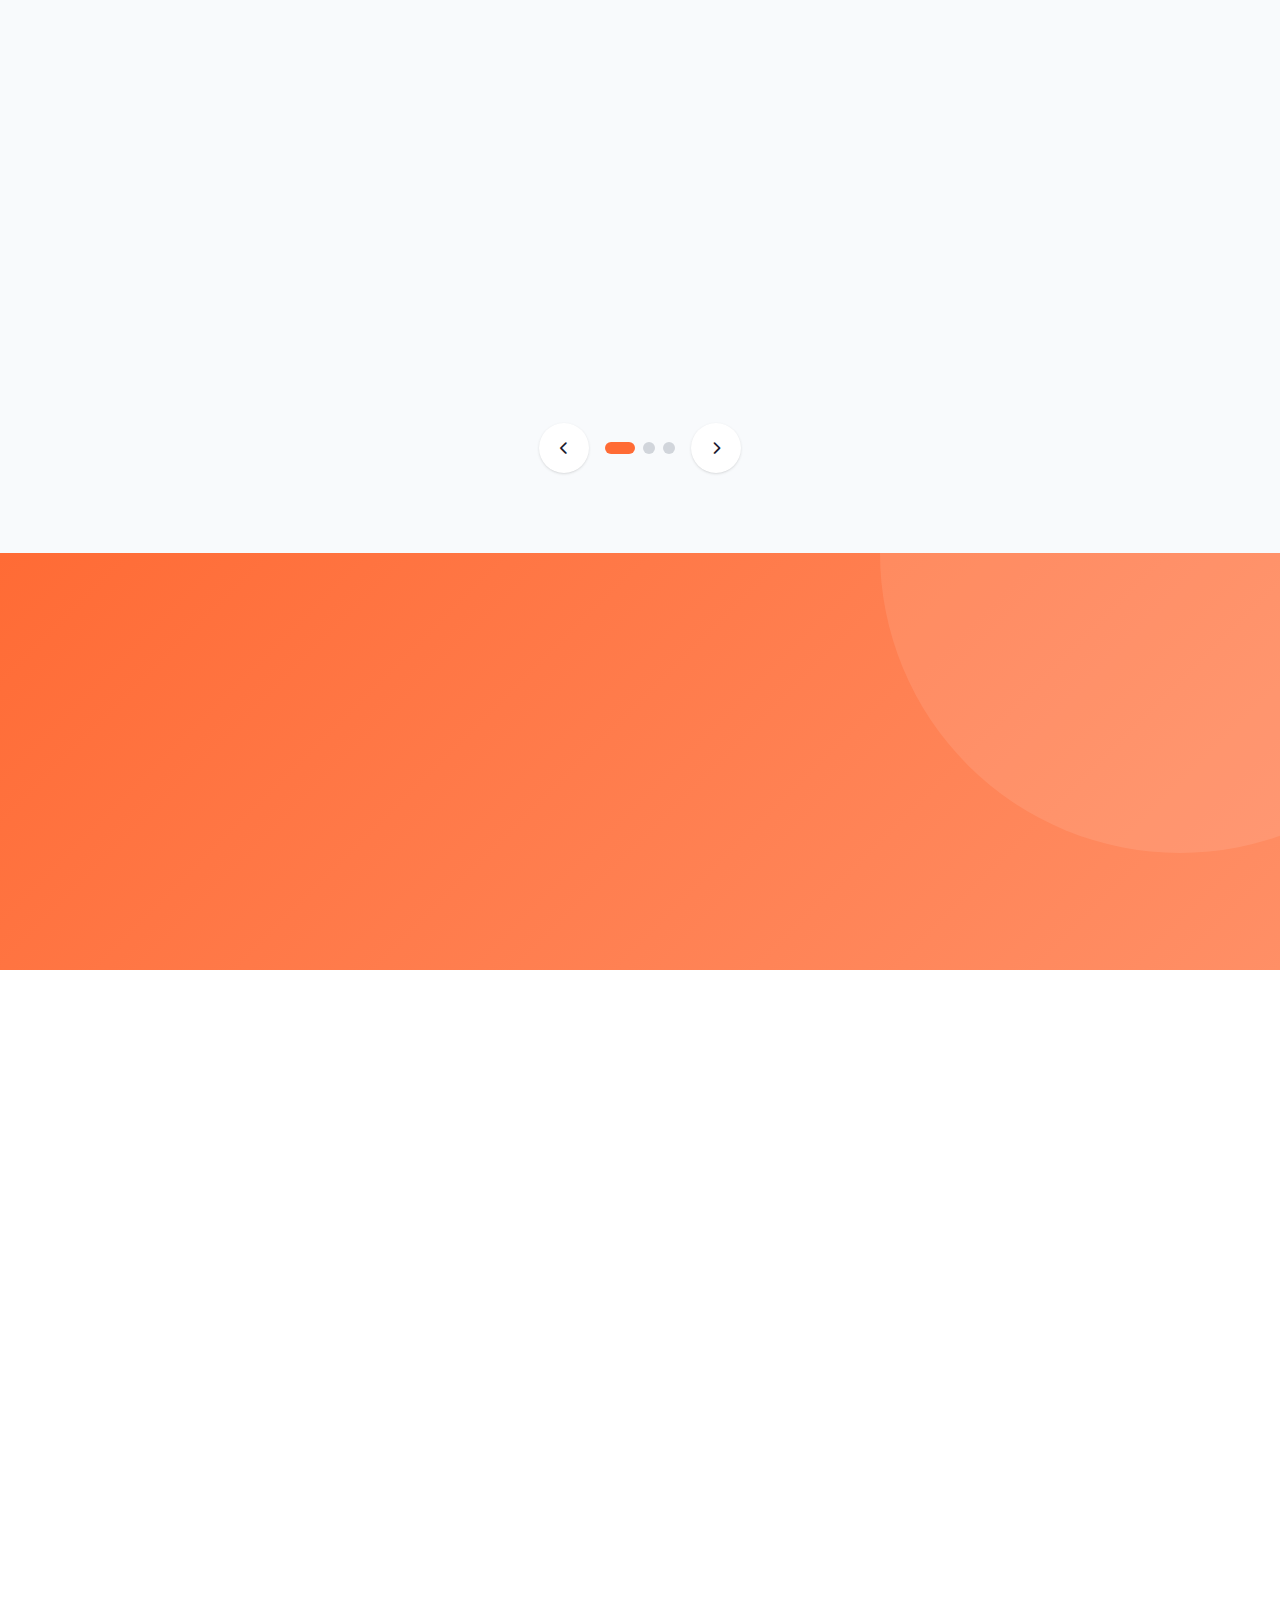
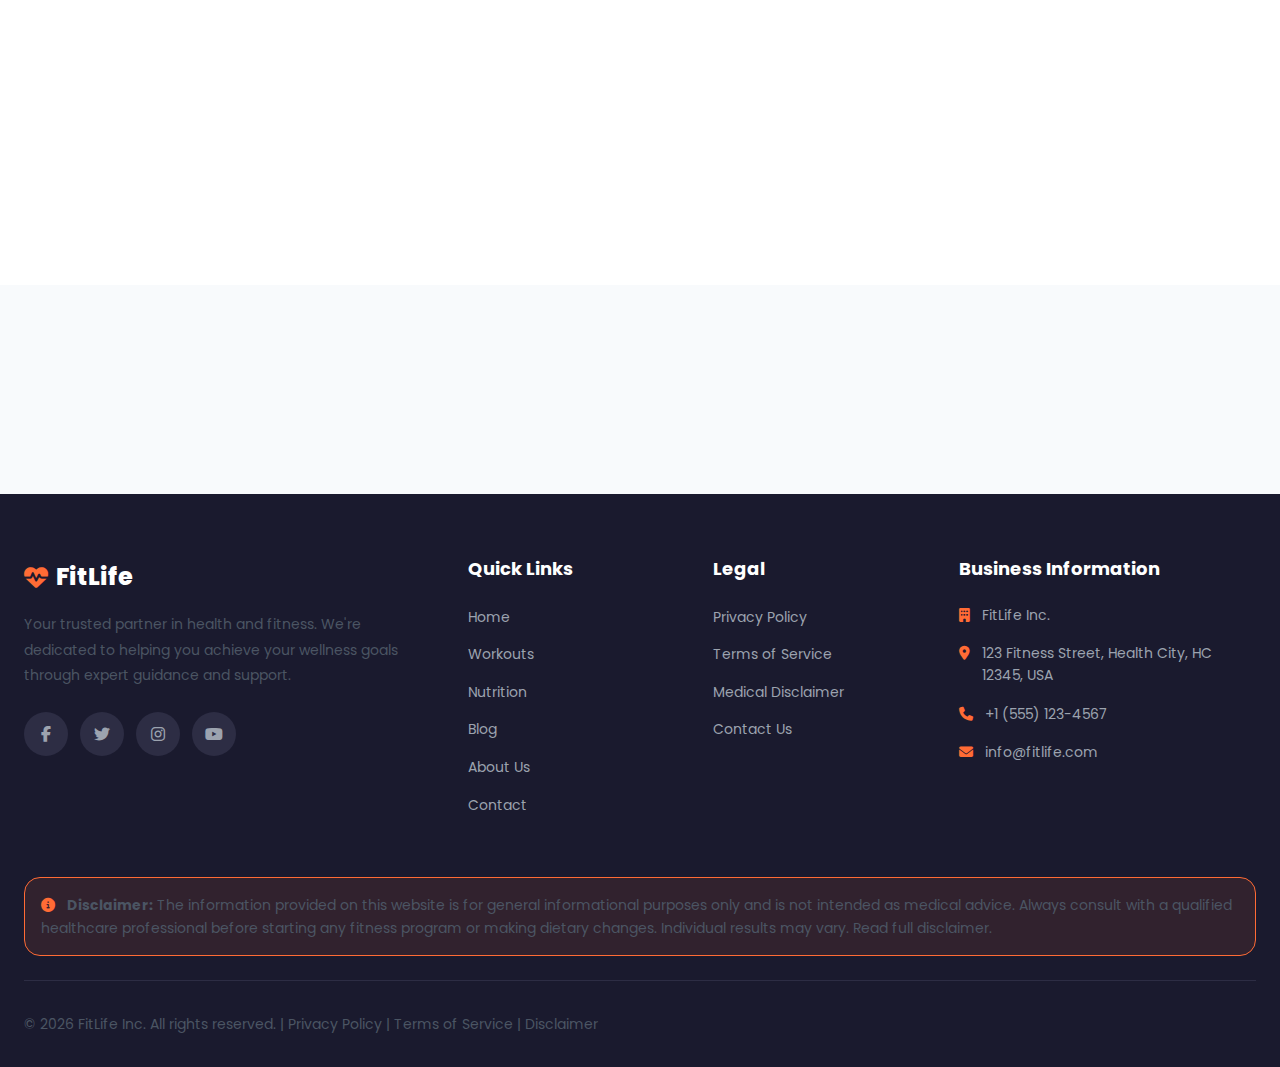
<file: home.html>
<!DOCTYPE html>
<html lang="en">

<head>
    <meta charset="UTF-8">
    <meta name="viewport" content="width=device-width, initial-scale=1.0">
    <title>FitLife - Your Health & Fitness Journey</title>
    <link rel="stylesheet" href="css/style.css">
    <link href="https://fonts.googleapis.com/css2?family=Poppins:wght@300;400;500;600;700;800&display=swap"
        rel="stylesheet">
    <link rel="stylesheet" href="https://cdnjs.cloudflare.com/ajax/libs/font-awesome/6.4.0/css/all.min.css">
</head>

<body>
    <!-- Preloader -->
    <div class="preloader">
        <div class="loader"></div>
    </div>

    <!-- Navigation -->
    <nav class="navbar">
        <div class="nav-container">
            <a href="index.html" class="logo">
                <i class="fas fa-heartbeat"></i>
                <span>FitLife</span>
            </a>
            <ul class="nav-menu">
                <li><a href="index.html" class="nav-link active">Home</a></li>
                <li><a href="workouts.html" class="nav-link">Workouts</a></li>
                <li><a href="nutrition.html" class="nav-link">Nutrition</a></li>
                <li><a href="blog.html" class="nav-link">Blog</a></li>
                <li><a href="about.html" class="nav-link">About</a></li>
                <li><a href="contact.html" class="nav-link">Contact</a></li>
            </ul>
            <div class="nav-actions">
                <button class="theme-toggle" id="themeToggle">
                    <i class="fas fa-moon"></i>
                </button>
                <a href="contact.html" class="btn btn-primary">Get Started</a>
            </div>
            <div class="hamburger">
                <span></span>
                <span></span>
                <span></span>
            </div>
        </div>
    </nav>

    <!-- Hero Section -->
    <section class="hero">
        <div class="hero-bg">
            <div class="hero-shape shape-1"></div>
            <div class="hero-shape shape-2"></div>
            <div class="hero-shape shape-3"></div>
        </div>
        <div class="container">
            <div class="hero-content">
                <div class="hero-text" data-aos="fade-right">
                    <span class="hero-badge">Transform Your Life</span>
                    <h1>Achieve Your <span class="gradient-text">Fitness Goals</span> With Expert Guidance</h1>
                    <p>Discover personalized workout plans, nutrition tips, and wellness advice to help you become the
                        healthiest version of yourself.</p>
                    <div class="hero-buttons">
                        <a href="workouts.html" class="btn btn-primary btn-lg">
                            <i class="fas fa-play"></i> Start Training
                        </a>
                        <a href="about.html" class="btn btn-outline btn-lg">Learn More</a>
                    </div>
                    <div class="hero-stats">
                        <div class="stat-item">
                            <span class="stat-number" data-count="500">0</span>+
                            <span class="stat-label">Workouts</span>
                        </div>
                        <div class="stat-item">
                            <span class="stat-number" data-count="50">0</span>K+
                            <span class="stat-label">Active Users</span>
                        </div>
                        <div class="stat-item">
                            <span class="stat-number" data-count="100">0</span>+
                            <span class="stat-label">Expert Trainers</span>
                        </div>
                    </div>
                </div>
                <div class="hero-image" data-aos="fade-left">
                    <div class="hero-img-wrapper">
                        <div class="hero-img-bg"></div>
                        <img src="images/hero-fitness.jpg" alt="Fitness Hero">
                        <div class="floating-card card-1">
                            <i class="fas fa-fire"></i>
                            <div>
                                <span class="card-number">850</span>
                                <span class="card-text">Calories Burned</span>
                            </div>
                        </div>
                        <div class="floating-card card-2">
                            <i class="fas fa-heart"></i>
                            <div>
                                <span class="card-number">98%</span>
                                <span class="card-text">Success Rate</span>
                            </div>
                        </div>
                    </div>
                </div>
            </div>
        </div>
        <div class="scroll-indicator">
            <a href="#features">
                <i class="fas fa-chevron-down"></i>
            </a>
        </div>
    </section>

    <!-- Features Section -->
    <section class="features" id="features">
        <div class="container">
            <div class="section-header" data-aos="fade-up">
                <span class="section-badge">Why Choose Us</span>
                <h2>Everything You Need for a <span class="gradient-text">Healthier Life</span></h2>
                <p>We provide comprehensive solutions to help you achieve your fitness goals</p>
            </div>
            <div class="features-grid">
                <div class="feature-card" data-aos="fade-up" data-aos-delay="100">
                    <div class="feature-icon">
                        <i class="fas fa-dumbbell"></i>
                    </div>
                    <h3>Custom Workouts</h3>
                    <p>Personalized exercise routines designed for your fitness level and goals.</p>
                    <a href="workouts.html" class="feature-link">Learn More <i class="fas fa-arrow-right"></i></a>
                </div>
                <div class="feature-card" data-aos="fade-up" data-aos-delay="200">
                    <div class="feature-icon">
                        <i class="fas fa-apple-alt"></i>
                    </div>
                    <h3>Nutrition Plans</h3>
                    <p>Balanced meal plans and dietary advice for optimal health and energy.</p>
                    <a href="nutrition.html" class="feature-link">Learn More <i class="fas fa-arrow-right"></i></a>
                </div>
                <div class="feature-card" data-aos="fade-up" data-aos-delay="300">
                    <div class="feature-icon">
                        <i class="fas fa-heart"></i>
                    </div>
                    <h3>Health Tracking</h3>
                    <p>Monitor your progress with comprehensive health and fitness metrics.</p>
                    <a href="blog.html" class="feature-link">Learn More <i class="fas fa-arrow-right"></i></a>
                </div>
                <div class="feature-card" data-aos="fade-up" data-aos-delay="400">
                    <div class="feature-icon">
                        <i class="fas fa-users"></i>
                    </div>
                    <h3>Expert Support</h3>
                    <p>Get guidance from certified fitness professionals and nutritionists.</p>
                    <a href="contact.html" class="feature-link">Learn More <i class="fas fa-arrow-right"></i></a>
                </div>
            </div>
        </div>
    </section>

    <!-- Popular Workouts Section -->
    <section class="workouts-preview">
        <div class="container">
            <div class="section-header" data-aos="fade-up">
                <span class="section-badge">Featured Programs</span>
                <h2>Popular <span class="gradient-text">Workout Programs</span></h2>
                <p>Start your fitness journey with our most effective training programs</p>
            </div>
            <div class="workouts-grid">
                <div class="workout-card" data-aos="zoom-in" data-aos-delay="100">
                    <div class="workout-image">
                        <img src="images/workout-strength.jpg" alt="Strength Training">
                        <div class="workout-overlay">
                            <span class="workout-level">Intermediate</span>
                        </div>
                    </div>
                    <div class="workout-content">
                        <div class="workout-meta">
                            <span><i class="fas fa-clock"></i> 45 min</span>
                            <span><i class="fas fa-fire"></i> 400 cal</span>
                        </div>
                        <h3>Strength Training</h3>
                        <p>Build muscle and increase strength with compound exercises.</p>
                        <a href="workouts.html" class="btn btn-primary btn-sm">Start Now</a>
                    </div>
                </div>
                <div class="workout-card" data-aos="zoom-in" data-aos-delay="200">
                    <div class="workout-image">
                        <img src="images/workout-hiit.jpg" alt="HIIT Cardio">
                        <div class="workout-overlay">
                            <span class="workout-level">Advanced</span>
                        </div>
                    </div>
                    <div class="workout-content">
                        <div class="workout-meta">
                            <span><i class="fas fa-clock"></i> 30 min</span>
                            <span><i class="fas fa-fire"></i> 500 cal</span>
                        </div>
                        <h3>HIIT Cardio</h3>
                        <p>High-intensity intervals for maximum fat burn and endurance.</p>
                        <a href="workouts.html" class="btn btn-primary btn-sm">Start Now</a>
                    </div>
                </div>
                <div class="workout-card" data-aos="zoom-in" data-aos-delay="300">
                    <div class="workout-image">
                        <img src="images/workout-yoga.jpg" alt="Yoga Flow">
                        <div class="workout-overlay">
                            <span class="workout-level">Beginner</span>
                        </div>
                    </div>
                    <div class="workout-content">
                        <div class="workout-meta">
                            <span><i class="fas fa-clock"></i> 60 min</span>
                            <span><i class="fas fa-fire"></i> 200 cal</span>
                        </div>
                        <h3>Yoga Flow</h3>
                        <p>Improve flexibility, balance, and mental clarity with yoga.</p>
                        <a href="workouts.html" class="btn btn-primary btn-sm">Start Now</a>
                    </div>
                </div>
            </div>
            <div class="text-center" data-aos="fade-up">
                <a href="workouts.html" class="btn btn-outline btn-lg">View All Workouts</a>
            </div>
        </div>
    </section>

    <!-- Stats Section -->
    <section class="stats-section">
        <div class="container">
            <div class="stats-grid">
                <div class="stat-box" data-aos="fade-up" data-aos-delay="100">
                    <div class="stat-icon">
                        <i class="fas fa-users"></i>
                    </div>
                    <div class="stat-content">
                        <span class="stat-num" data-count="50000">0</span>+
                        <span class="stat-text">Happy Members</span>
                    </div>
                </div>
                <div class="stat-box" data-aos="fade-up" data-aos-delay="200">
                    <div class="stat-icon">
                        <i class="fas fa-dumbbell"></i>
                    </div>
                    <div class="stat-content">
                        <span class="stat-num" data-count="500">0</span>+
                        <span class="stat-text">Workout Videos</span>
                    </div>
                </div>
                <div class="stat-box" data-aos="fade-up" data-aos-delay="300">
                    <div class="stat-icon">
                        <i class="fas fa-utensils"></i>
                    </div>
                    <div class="stat-content">
                        <span class="stat-num" data-count="200">0</span>+
                        <span class="stat-text">Healthy Recipes</span>
                    </div>
                </div>
                <div class="stat-box" data-aos="fade-up" data-aos-delay="400">
                    <div class="stat-icon">
                        <i class="fas fa-trophy"></i>
                    </div>
                    <div class="stat-content">
                        <span class="stat-num" data-count="95">0</span>%
                        <span class="stat-text">Success Rate</span>
                    </div>
                </div>
            </div>
        </div>
    </section>

    <!-- Testimonials Section -->
    <section class="testimonials">
        <div class="container">
            <div class="section-header" data-aos="fade-up">
                <span class="section-badge">Success Stories</span>
                <h2>What Our <span class="gradient-text">Members Say</span></h2>
                <p>Real transformations from real people</p>
            </div>
            <div class="testimonials-slider" data-aos="fade-up">
                <div class="testimonial-card active">
                    <div class="testimonial-content">
                        <div class="quote-icon"><i class="fas fa-quote-left"></i></div>
                        <p>"FitLife completely transformed my approach to fitness. I've lost 30 pounds and gained so
                            much confidence. The workouts are challenging but achievable!"</p>
                        <div class="testimonial-author">
                            <img src="images/testimonial-1.jpg" alt="Sarah Johnson">
                            <div>
                                <h4>Sarah Johnson</h4>
                                <span>Lost 30 lbs in 4 months</span>
                            </div>
                        </div>
                        <div class="testimonial-rating">
                            <i class="fas fa-star"></i>
                            <i class="fas fa-star"></i>
                            <i class="fas fa-star"></i>
                            <i class="fas fa-star"></i>
                            <i class="fas fa-star"></i>
                        </div>
                    </div>
                </div>
                <div class="testimonial-card">
                    <div class="testimonial-content">
                        <div class="quote-icon"><i class="fas fa-quote-left"></i></div>
                        <p>"The nutrition plans are amazing! I never knew eating healthy could be so delicious. My
                            energy levels have skyrocketed since I started following their meal plans."</p>
                        <div class="testimonial-author">
                            <img src="images/testimonial-2.jpg" alt="Mike Thompson">
                            <div>
                                <h4>Mike Thompson</h4>
                                <span>Gained 15 lbs muscle</span>
                            </div>
                        </div>
                        <div class="testimonial-rating">
                            <i class="fas fa-star"></i>
                            <i class="fas fa-star"></i>
                            <i class="fas fa-star"></i>
                            <i class="fas fa-star"></i>
                            <i class="fas fa-star"></i>
                        </div>
                    </div>
                </div>
                <div class="testimonial-card">
                    <div class="testimonial-content">
                        <div class="quote-icon"><i class="fas fa-quote-left"></i></div>
                        <p>"As a busy mom, I never thought I'd find time to exercise. FitLife's quick workouts fit
                            perfectly into my schedule. I feel stronger and more energetic than ever!"</p>
                        <div class="testimonial-author">
                            <img src="images/testimonial-3.jpg" alt="Emily Davis">
                            <div>
                                <h4>Emily Davis</h4>
                                <span>Increased energy levels</span>
                            </div>
                        </div>
                        <div class="testimonial-rating">
                            <i class="fas fa-star"></i>
                            <i class="fas fa-star"></i>
                            <i class="fas fa-star"></i>
                            <i class="fas fa-star"></i>
                            <i class="fas fa-star"></i>
                        </div>
                    </div>
                </div>
            </div>
            <div class="testimonial-controls">
                <button class="testimonial-btn prev"><i class="fas fa-chevron-left"></i></button>
                <div class="testimonial-dots">
                    <span class="dot active"></span>
                    <span class="dot"></span>
                    <span class="dot"></span>
                </div>
                <button class="testimonial-btn next"><i class="fas fa-chevron-right"></i></button>
            </div>
        </div>
    </section>

    <!-- CTA Section -->
    <section class="cta-section">
        <div class="cta-bg">
            <div class="cta-shape"></div>
        </div>
        <div class="container">
            <div class="cta-content" data-aos="zoom-in">
                <h2>Ready to Start Your <span class="gradient-text">Fitness Journey?</span></h2>
                <p>Join thousands of members who have already transformed their lives with FitLife.</p>
                <div class="cta-buttons">
                    <a href="contact.html" class="btn btn-light btn-lg">Get Started Free</a>
                    <a href="workouts.html" class="btn btn-outline-light btn-lg">Explore Workouts</a>
                </div>
            </div>
        </div>
    </section>

    <!-- Latest Blog Posts -->
    <section class="blog-preview">
        <div class="container">
            <div class="section-header" data-aos="fade-up">
                <span class="section-badge">Health Tips</span>
                <h2>Latest <span class="gradient-text">Articles & Tips</span></h2>
                <p>Stay informed with our expert health and fitness advice</p>
            </div>
            <div class="blog-grid">
                <article class="blog-card" data-aos="fade-up" data-aos-delay="100">
                    <div class="blog-image">
                        <img src="images/blog-nutrition.jpg" alt="Healthy Eating">
                        <span class="blog-category">Nutrition</span>
                    </div>
                    <div class="blog-content">
                        <div class="blog-meta">
                            <span><i class="fas fa-calendar"></i> Jan 10, 2026</span>
                            <span><i class="fas fa-clock"></i> 5 min read</span>
                        </div>
                        <h3>10 Superfoods to Boost Your Immune System</h3>
                        <p>Discover the power-packed foods that can strengthen your immunity naturally.</p>
                        <a href="blog.html" class="read-more">Read More <i class="fas fa-arrow-right"></i></a>
                    </div>
                </article>
                <article class="blog-card" data-aos="fade-up" data-aos-delay="200">
                    <div class="blog-image">
                        <img src="images/blog-workout.jpg" alt="Workout Tips">
                        <span class="blog-category">Fitness</span>
                    </div>
                    <div class="blog-content">
                        <div class="blog-meta">
                            <span><i class="fas fa-calendar"></i> Jan 8, 2026</span>
                            <span><i class="fas fa-clock"></i> 7 min read</span>
                        </div>
                        <h3>The Ultimate Guide to Building Muscle at Home</h3>
                        <p>Learn effective techniques for muscle building without gym equipment.</p>
                        <a href="blog.html" class="read-more">Read More <i class="fas fa-arrow-right"></i></a>
                    </div>
                </article>
                <article class="blog-card" data-aos="fade-up" data-aos-delay="300">
                    <div class="blog-image">
                        <img src="images/blog-wellness.jpg" alt="Mental Health">
                        <span class="blog-category">Wellness</span>
                    </div>
                    <div class="blog-content">
                        <div class="blog-meta">
                            <span><i class="fas fa-calendar"></i> Jan 5, 2026</span>
                            <span><i class="fas fa-clock"></i> 6 min read</span>
                        </div>
                        <h3>Mindfulness Practices for Better Mental Health</h3>
                        <p>Simple meditation techniques to reduce stress and improve focus.</p>
                        <a href="blog.html" class="read-more">Read More <i class="fas fa-arrow-right"></i></a>
                    </div>
                </article>
            </div>
            <div class="text-center" data-aos="fade-up">
                <a href="blog.html" class="btn btn-outline btn-lg">View All Articles</a>
            </div>
        </div>
    </section>

    <!-- Newsletter Section -->
    <section class="newsletter">
        <div class="container">
            <div class="newsletter-content" data-aos="fade-up">
                <div class="newsletter-text">
                    <h3>Subscribe to Our Newsletter</h3>
                    <p>Get weekly fitness tips, healthy recipes, and exclusive content delivered to your inbox.</p>
                </div>
                <form class="newsletter-form" id="newsletterForm">
                    <input type="email" placeholder="Enter your email address" required>
                    <button type="submit" class="btn btn-primary">Subscribe</button>
                </form>
            </div>
        </div>
    </section>

    <!-- Footer -->
    <footer class="footer">
        <div class="container">
            <div class="footer-grid">
                <div class="footer-brand">
                    <a href="index.html" class="footer-logo">
                        <i class="fas fa-heartbeat"></i>
                        <span>FitLife</span>
                    </a>
                    <p>Your trusted partner in health and fitness. We're dedicated to helping you achieve your wellness
                        goals through expert guidance and support.</p>
                    <div class="social-links">
                        <a href="#"><i class="fab fa-facebook-f"></i></a>
                        <a href="#"><i class="fab fa-twitter"></i></a>
                        <a href="#"><i class="fab fa-instagram"></i></a>
                        <a href="#"><i class="fab fa-youtube"></i></a>
                    </div>
                </div>
                <div class="footer-links">
                    <h4>Quick Links</h4>
                    <ul>
                        <li><a href="index.html">Home</a></li>
                        <li><a href="workouts.html">Workouts</a></li>
                        <li><a href="nutrition.html">Nutrition</a></li>
                        <li><a href="blog.html">Blog</a></li>
                        <li><a href="about.html">About Us</a></li>
                        <li><a href="contact.html">Contact</a></li>
                    </ul>
                </div>
                <div class="footer-links">
                    <h4>Legal</h4>
                    <ul>
                        <li><a href="privacy-policy.html">Privacy Policy</a></li>
                        <li><a href="terms-of-service.html">Terms of Service</a></li>
                        <li><a href="disclaimer.html">Medical Disclaimer</a></li>
                        <li><a href="contact.html">Contact Us</a></li>
                    </ul>
                </div>
                <div class="footer-contact">
                    <h4>Business Information</h4>
                    <ul>
                        <li><i class="fas fa-building"></i> FitLife Inc.</li>
                        <li><i class="fas fa-map-marker-alt"></i> 123 Fitness Street, Health City, HC 12345, USA</li>
                        <li><i class="fas fa-phone"></i> +1 (555) 123-4567</li>
                        <li><i class="fas fa-envelope"></i> info@fitlife.com</li>
                    </ul>
                </div>
            </div>
            <!-- Health Disclaimer -->
            <div class="disclaimer-banner-small">
                <p><i class="fas fa-info-circle"></i> <strong>Disclaimer:</strong> The information provided on this
                    website is for general informational purposes only and is not intended as medical advice. Always
                    consult with a qualified healthcare professional before starting any fitness program or making
                    dietary changes. Individual results may vary. <a href="disclaimer.html">Read full disclaimer</a>.
                </p>
            </div>
            <div class="footer-bottom">
                <p>&copy; 2026 FitLife Inc. All rights reserved. | <a href="privacy-policy.html">Privacy Policy</a> | <a
                        href="terms-of-service.html">Terms of Service</a> | <a href="disclaimer.html">Disclaimer</a></p>
            </div>
        </div>
    </footer>

    <!-- Back to Top Button -->
    <button class="back-to-top" id="backToTop">
        <i class="fas fa-arrow-up"></i>
    </button>

    <!-- Cookie Consent Banner -->
    <div class="cookie-consent" id="cookieConsent">
        <div class="cookie-consent-inner">
            <div class="cookie-consent-text">
                <h4><i class="fas fa-cookie-bite"></i> Cookie Consent</h4>
                <p>We use cookies to enhance your browsing experience, serve personalized ads or content, and analyze
                    our traffic. By clicking "Accept All", you consent to our use of cookies. <a
                        href="privacy-policy.html">Read our Privacy Policy</a></p>
            </div>
            <div class="cookie-consent-buttons">
                <button class="btn btn-outline-light btn-sm" id="cookieSettings">Cookie Settings</button>
                <button class="btn btn-light btn-sm" id="acceptCookies">Accept All</button>
            </div>
        </div>
    </div>

    <script src="js/main.js"></script>
    <!--Start of Tawk.to Script-->
    <script type="text/javascript">
        var Tawk_API = Tawk_API || {}, Tawk_LoadStart = new Date();
        (function () {
            var s1 = document.createElement("script"), s0 = document.getElementsByTagName("script")[0];
            s1.async = true;
            s1.src = 'https://embed.tawk.to/69688e1d7c9eed197f6872f4/1jf06m9fh';
            s1.charset = 'UTF-8';
            s1.setAttribute('crossorigin', '*');
            s0.parentNode.insertBefore(s1, s0);
        })();
    </script>
    <!--End of Tawk.to Script-->
</body>

</html>
</file>
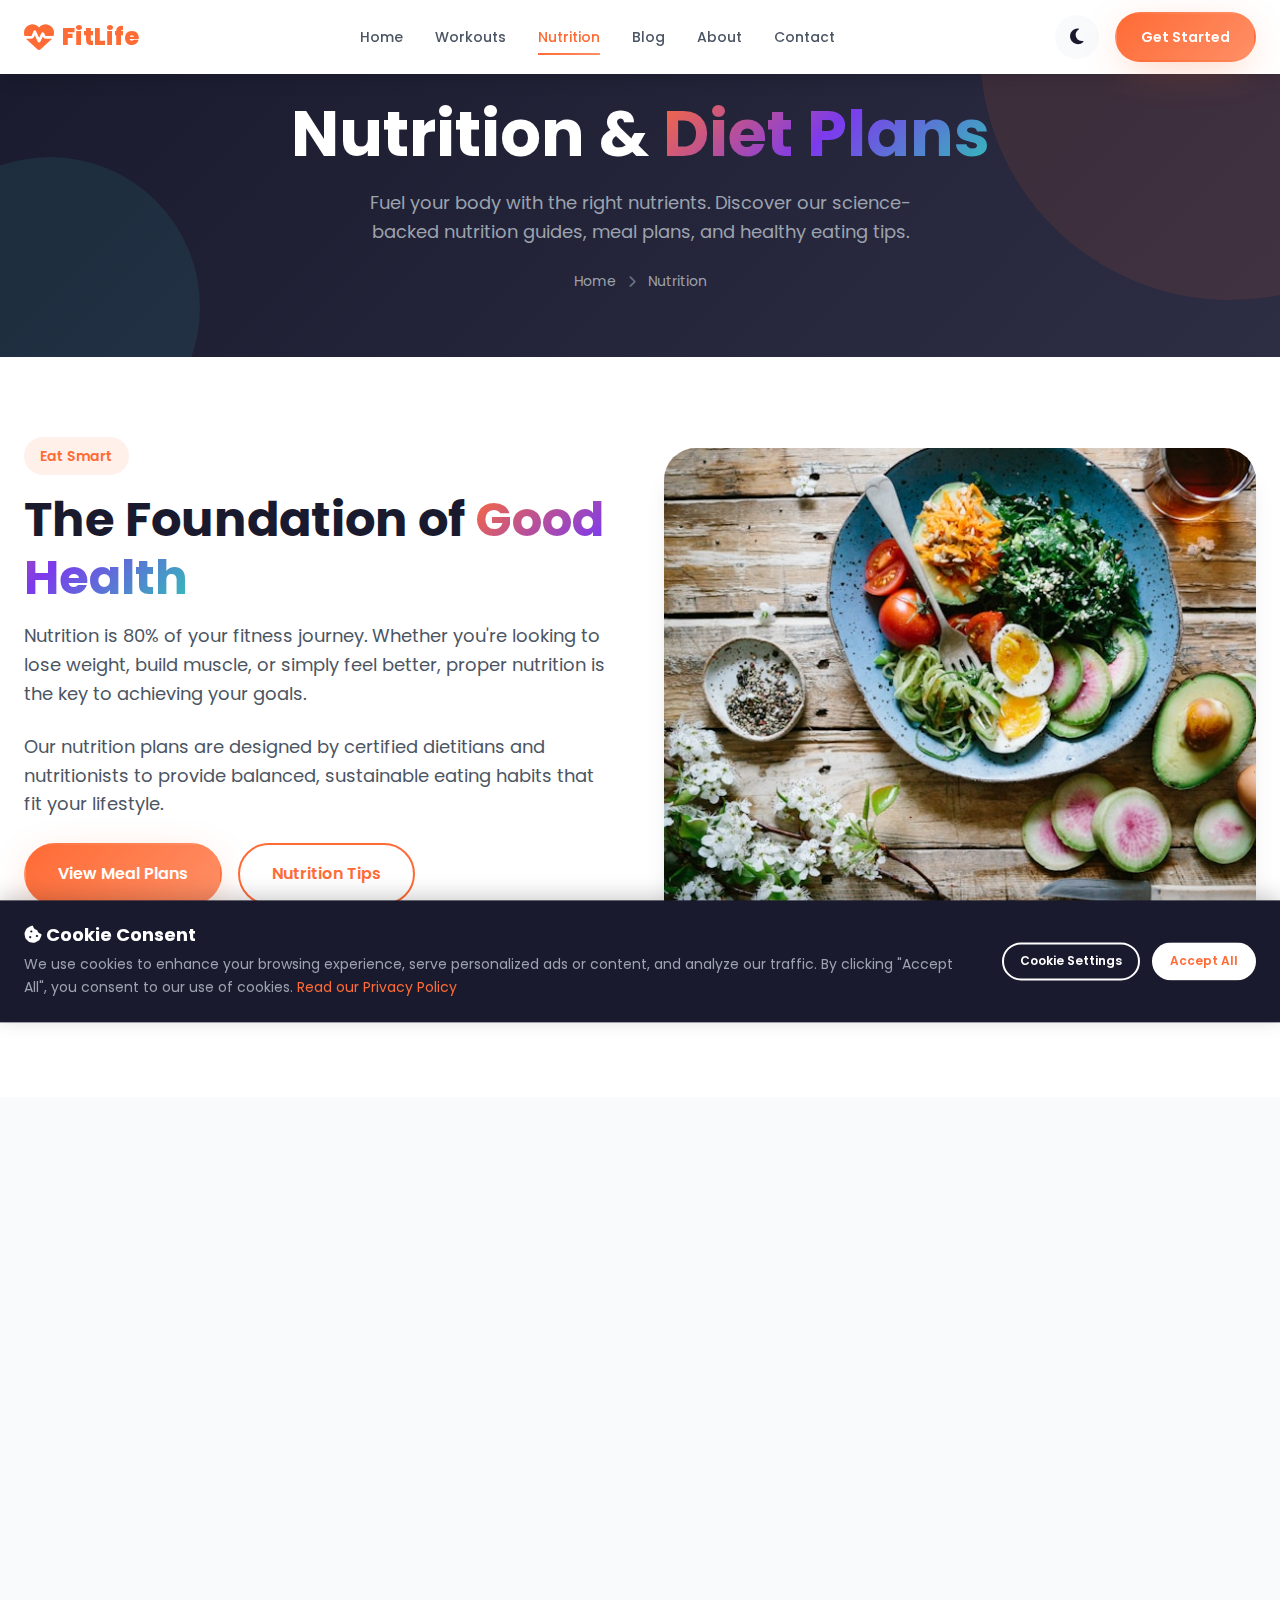
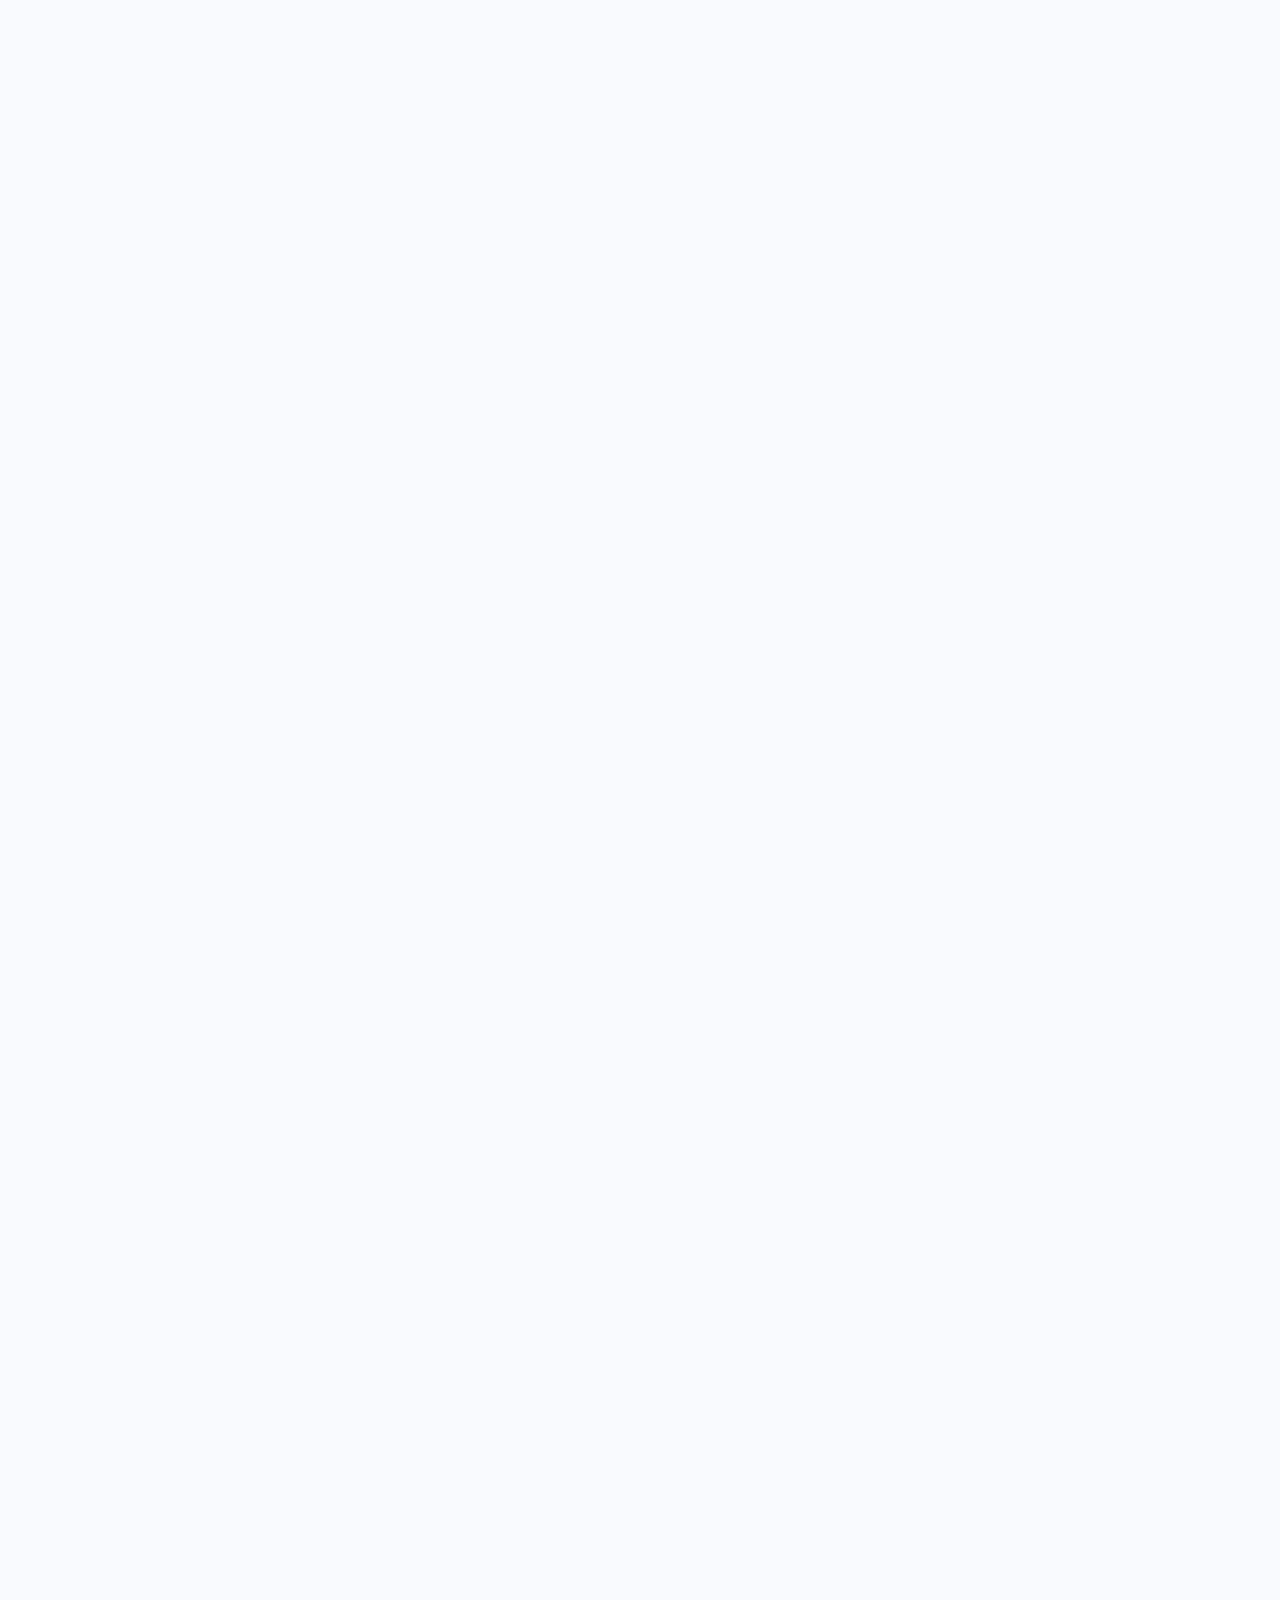
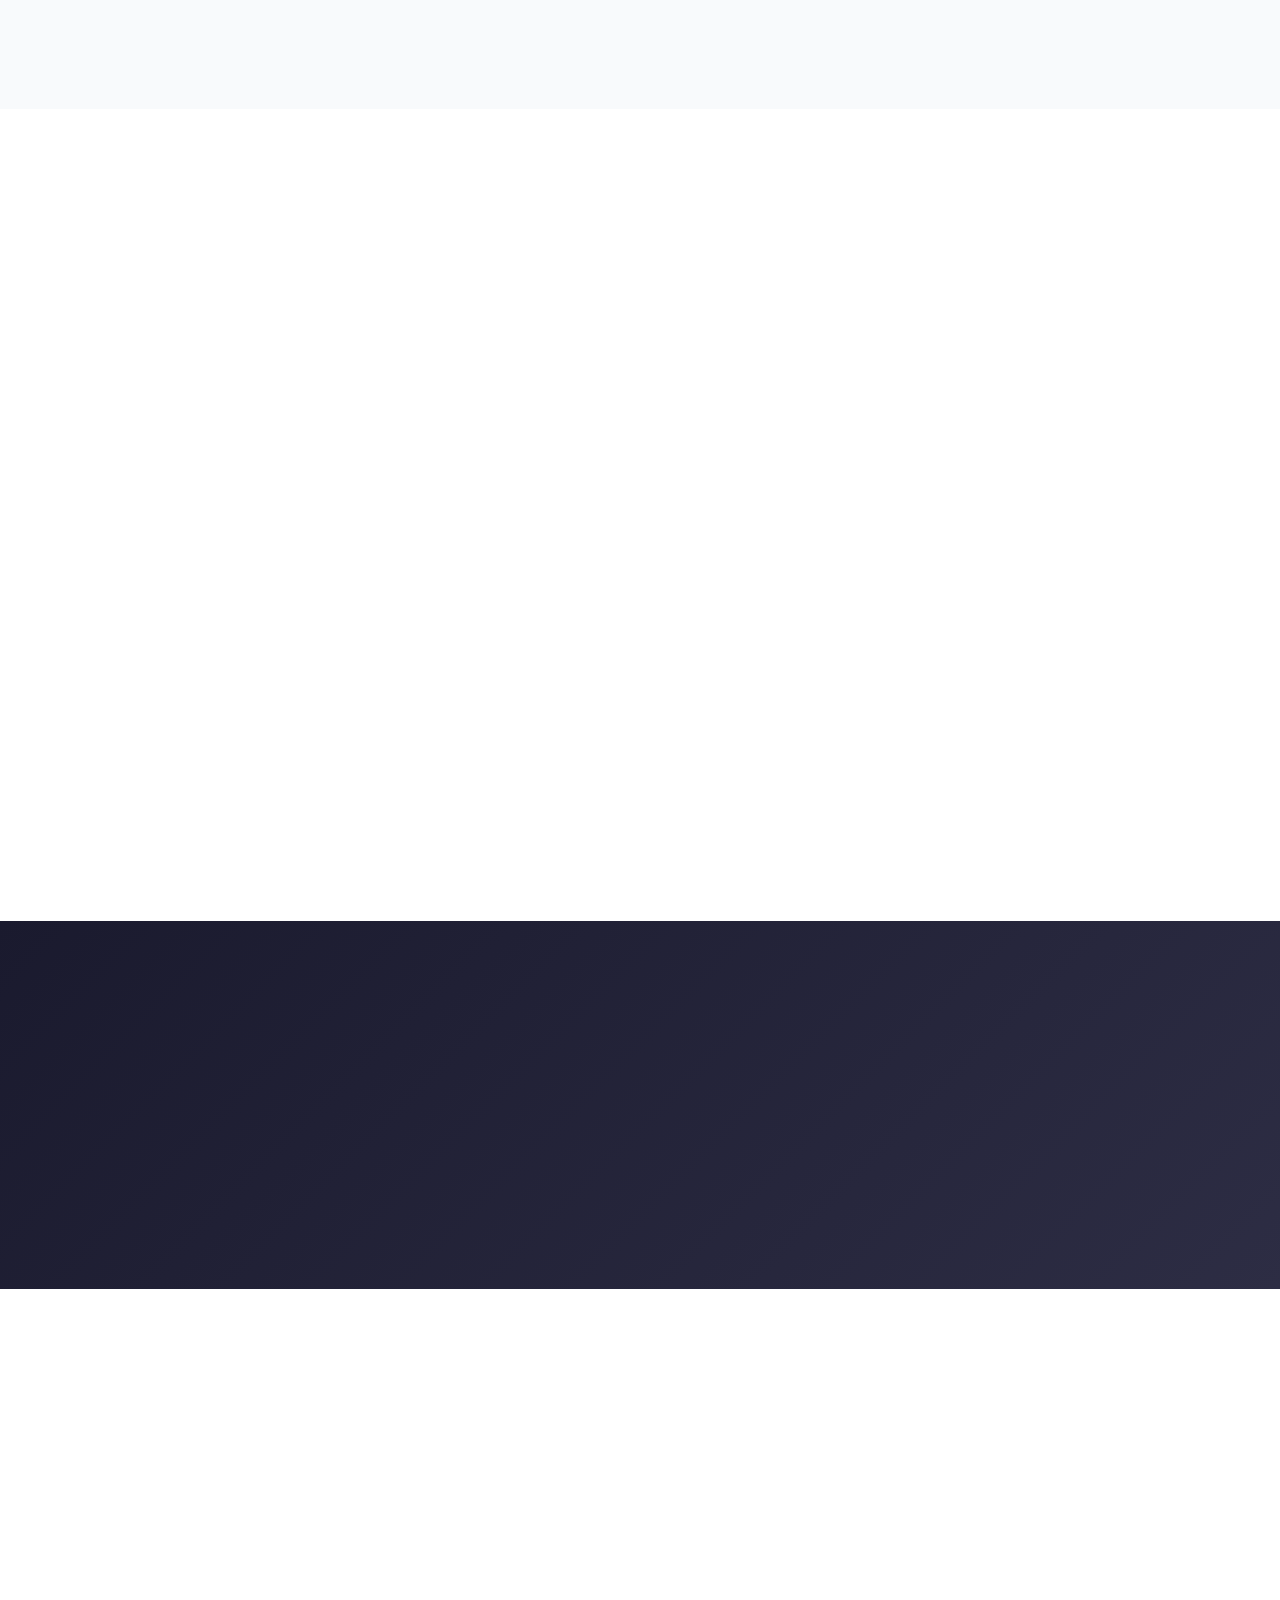
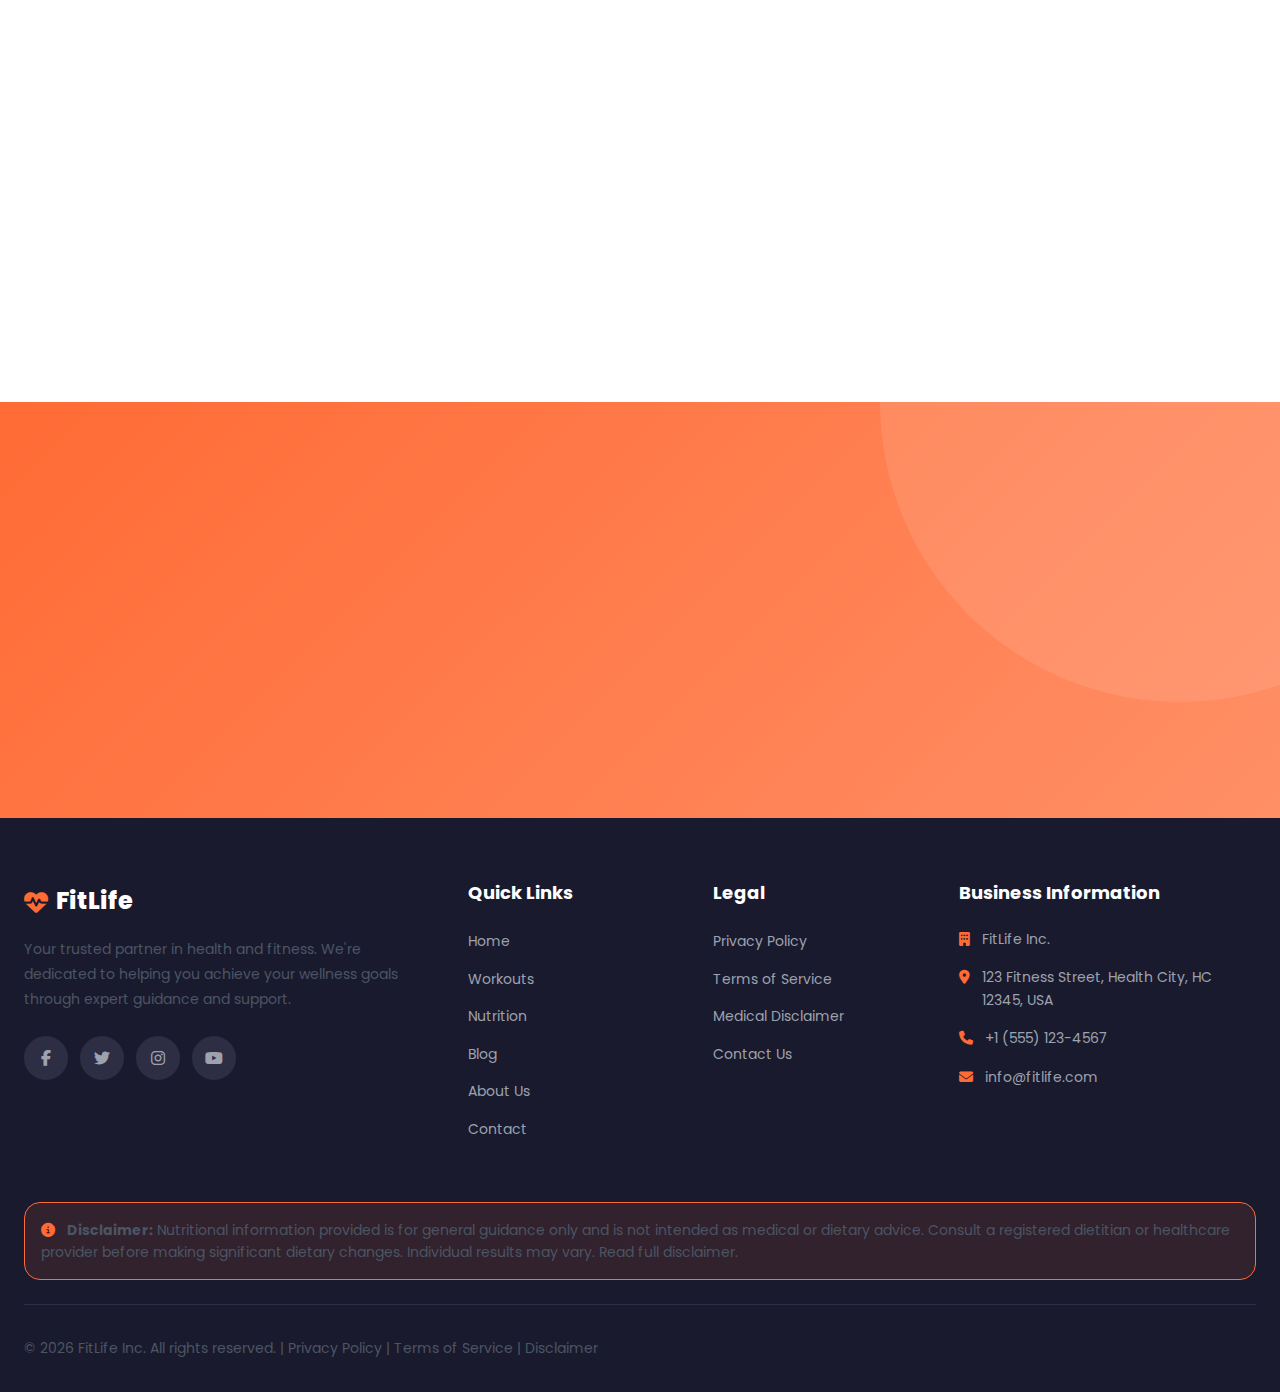
<file: nutrition.html>
<!DOCTYPE html>
<html lang="en">
<head>
    <meta charset="UTF-8">
    <meta name="viewport" content="width=device-width, initial-scale=1.0">
    <title>Nutrition - FitLife | Health & Fitness</title>
    <link rel="stylesheet" href="css/style.css">
    <link href="https://fonts.googleapis.com/css2?family=Poppins:wght@300;400;500;600;700;800&display=swap" rel="stylesheet">
    <link rel="stylesheet" href="https://cdnjs.cloudflare.com/ajax/libs/font-awesome/6.4.0/css/all.min.css">
</head>
<body>
    <!-- Preloader -->
    <div class="preloader">
        <div class="loader"></div>
    </div>

    <!-- Navigation -->
    <nav class="navbar scrolled">
        <div class="nav-container">
            <a href="index.html" class="logo">
                <i class="fas fa-heartbeat"></i>
                <span>FitLife</span>
            </a>
            <ul class="nav-menu">
                <li><a href="index.html" class="nav-link">Home</a></li>
                <li><a href="workouts.html" class="nav-link">Workouts</a></li>
                <li><a href="nutrition.html" class="nav-link active">Nutrition</a></li>
                <li><a href="blog.html" class="nav-link">Blog</a></li>
                <li><a href="about.html" class="nav-link">About</a></li>
                <li><a href="contact.html" class="nav-link">Contact</a></li>
            </ul>
            <div class="nav-actions">
                <button class="theme-toggle" id="themeToggle">
                    <i class="fas fa-moon"></i>
                </button>
                <a href="contact.html" class="btn btn-primary">Get Started</a>
            </div>
            <div class="hamburger">
                <span></span>
                <span></span>
                <span></span>
            </div>
        </div>
    </nav>

    <!-- Page Header -->
    <section class="page-header">
        <div class="container">
            <h1 data-aos="fade-up">Nutrition & <span class="gradient-text">Diet Plans</span></h1>
            <p data-aos="fade-up" data-aos-delay="100">Fuel your body with the right nutrients. Discover our science-backed nutrition guides, meal plans, and healthy eating tips.</p>
            <div class="breadcrumb" data-aos="fade-up" data-aos-delay="200">
                <a href="index.html">Home</a>
                <i class="fas fa-chevron-right"></i>
                <span>Nutrition</span>
            </div>
        </div>
    </section>

    <!-- Nutrition Hero Section -->
    <section class="workouts-preview">
        <div class="container">
            <div class="nutrition-hero" data-aos="fade-up">
                <div class="nutrition-hero-content">
                    <span class="section-badge">Eat Smart</span>
                    <h2>The Foundation of <span class="gradient-text">Good Health</span></h2>
                    <p>Nutrition is 80% of your fitness journey. Whether you're looking to lose weight, build muscle, or simply feel better, proper nutrition is the key to achieving your goals.</p>
                    <p>Our nutrition plans are designed by certified dietitians and nutritionists to provide balanced, sustainable eating habits that fit your lifestyle.</p>
                    <div class="hero-buttons">
                        <a href="#meal-plans" class="btn btn-primary btn-lg">View Meal Plans</a>
                        <a href="#tips" class="btn btn-outline btn-lg">Nutrition Tips</a>
                    </div>
                </div>
                <div class="nutrition-hero-image">
                    <img src="images/nutrition-hero.jpg" alt="Healthy Food">
                </div>
            </div>
        </div>
    </section>

    <!-- Nutrition Tips Section -->
    <section class="features" id="tips">
        <div class="container">
            <div class="section-header" data-aos="fade-up">
                <span class="section-badge">Essential Tips</span>
                <h2>Key Nutrition <span class="gradient-text">Principles</span></h2>
                <p>Follow these fundamental principles for a healthier relationship with food</p>
            </div>
            <div class="nutrition-tips-grid">
                <div class="nutrition-tip-card" data-aos="fade-up" data-aos-delay="100">
                    <div class="tip-icon">
                        <i class="fas fa-tint"></i>
                    </div>
                    <h3>Stay Hydrated</h3>
                    <p>Drink at least 8 glasses of water daily. Proper hydration boosts metabolism, aids digestion, and improves energy levels throughout the day.</p>
                </div>
                <div class="nutrition-tip-card" data-aos="fade-up" data-aos-delay="200">
                    <div class="tip-icon">
                        <i class="fas fa-balance-scale"></i>
                    </div>
                    <h3>Balanced Macros</h3>
                    <p>Include protein, carbohydrates, and healthy fats in every meal. Each macronutrient plays a vital role in your body's functions and recovery.</p>
                </div>
                <div class="nutrition-tip-card" data-aos="fade-up" data-aos-delay="300">
                    <div class="tip-icon">
                        <i class="fas fa-leaf"></i>
                    </div>
                    <h3>Eat Whole Foods</h3>
                    <p>Focus on unprocessed, nutrient-dense foods. Fruits, vegetables, lean proteins, and whole grains should form the foundation of your diet.</p>
                </div>
                <div class="nutrition-tip-card" data-aos="fade-up" data-aos-delay="100">
                    <div class="tip-icon">
                        <i class="fas fa-clock"></i>
                    </div>
                    <h3>Meal Timing</h3>
                    <p>Eat regular meals and healthy snacks to maintain stable blood sugar levels. Don't skip breakfast - it kickstarts your metabolism for the day.</p>
                </div>
                <div class="nutrition-tip-card" data-aos="fade-up" data-aos-delay="200">
                    <div class="tip-icon">
                        <i class="fas fa-utensils"></i>
                    </div>
                    <h3>Portion Control</h3>
                    <p>Be mindful of serving sizes. Even healthy foods can lead to weight gain if eaten in excess. Use smaller plates and listen to your hunger cues.</p>
                </div>
                <div class="nutrition-tip-card" data-aos="fade-up" data-aos-delay="300">
                    <div class="tip-icon">
                        <i class="fas fa-apple-alt"></i>
                    </div>
                    <h3>Eat the Rainbow</h3>
                    <p>Include colorful fruits and vegetables in your diet. Different colors indicate different nutrients and antioxidants your body needs.</p>
                </div>
            </div>
        </div>
    </section>

    <!-- Meal Plans Section -->
    <section class="meal-plans" id="meal-plans">
        <div class="container">
            <div class="section-header" data-aos="fade-up">
                <span class="section-badge">Meal Plans</span>
                <h2>Customized <span class="gradient-text">Meal Plans</span></h2>
                <p>Choose a meal plan that aligns with your fitness goals and dietary preferences</p>
            </div>
            <div class="meal-plan-grid">
                <div class="meal-plan-card" data-aos="fade-up" data-aos-delay="100">
                    <div class="meal-plan-image">
                        <img src="images/meal-weight-loss.jpg" alt="Weight Loss Plan">
                    </div>
                    <div class="meal-plan-content">
                        <h3>Weight Loss Plan</h3>
                        <p>Calorie-controlled meals designed to create a healthy deficit while keeping you satisfied and energized.</p>
                        <div class="meal-plan-stats">
                            <div class="meal-plan-stat">
                                <i class="fas fa-fire"></i>
                                <span>1,500 cal/day</span>
                            </div>
                            <div class="meal-plan-stat">
                                <i class="fas fa-calendar"></i>
                                <span>4 weeks</span>
                            </div>
                        </div>
                    </div>
                </div>
                <div class="meal-plan-card" data-aos="fade-up" data-aos-delay="200">
                    <div class="meal-plan-image">
                        <img src="images/meal-muscle.jpg" alt="Muscle Building Plan">
                    </div>
                    <div class="meal-plan-content">
                        <h3>Muscle Building</h3>
                        <p>High-protein meals with optimal macros to support muscle growth and post-workout recovery.</p>
                        <div class="meal-plan-stats">
                            <div class="meal-plan-stat">
                                <i class="fas fa-fire"></i>
                                <span>2,800 cal/day</span>
                            </div>
                            <div class="meal-plan-stat">
                                <i class="fas fa-calendar"></i>
                                <span>8 weeks</span>
                            </div>
                        </div>
                    </div>
                </div>
                <div class="meal-plan-card" data-aos="fade-up" data-aos-delay="300">
                    <div class="meal-plan-image">
                        <img src="images/meal-balanced.jpg" alt="Balanced Diet Plan">
                    </div>
                    <div class="meal-plan-content">
                        <h3>Balanced Lifestyle</h3>
                        <p>Maintain your weight with balanced, nutritious meals that support overall health and wellbeing.</p>
                        <div class="meal-plan-stats">
                            <div class="meal-plan-stat">
                                <i class="fas fa-fire"></i>
                                <span>2,000 cal/day</span>
                            </div>
                            <div class="meal-plan-stat">
                                <i class="fas fa-calendar"></i>
                                <span>Ongoing</span>
                            </div>
                        </div>
                    </div>
                </div>
                <div class="meal-plan-card" data-aos="fade-up" data-aos-delay="100">
                    <div class="meal-plan-image">
                        <img src="images/meal-keto.jpg" alt="Keto Diet Plan">
                    </div>
                    <div class="meal-plan-content">
                        <h3>Keto Diet Plan</h3>
                        <p>Low-carb, high-fat meals designed to help your body enter ketosis for efficient fat burning.</p>
                        <div class="meal-plan-stats">
                            <div class="meal-plan-stat">
                                <i class="fas fa-fire"></i>
                                <span>1,800 cal/day</span>
                            </div>
                            <div class="meal-plan-stat">
                                <i class="fas fa-calendar"></i>
                                <span>6 weeks</span>
                            </div>
                        </div>
                    </div>
                </div>
                <div class="meal-plan-card" data-aos="fade-up" data-aos-delay="200">
                    <div class="meal-plan-image">
                        <img src="images/meal-vegetarian.jpg" alt="Vegetarian Plan">
                    </div>
                    <div class="meal-plan-content">
                        <h3>Vegetarian Plan</h3>
                        <p>Plant-based meals packed with protein and nutrients for vegetarians looking to optimize their health.</p>
                        <div class="meal-plan-stats">
                            <div class="meal-plan-stat">
                                <i class="fas fa-fire"></i>
                                <span>1,900 cal/day</span>
                            </div>
                            <div class="meal-plan-stat">
                                <i class="fas fa-calendar"></i>
                                <span>Ongoing</span>
                            </div>
                        </div>
                    </div>
                </div>
                <div class="meal-plan-card" data-aos="fade-up" data-aos-delay="300">
                    <div class="meal-plan-image">
                        <img src="images/meal-mediterranean.jpg" alt="Mediterranean Diet">
                    </div>
                    <div class="meal-plan-content">
                        <h3>Mediterranean Diet</h3>
                        <p>Heart-healthy meals inspired by traditional Mediterranean cuisine, rich in olive oil, fish, and vegetables.</p>
                        <div class="meal-plan-stats">
                            <div class="meal-plan-stat">
                                <i class="fas fa-fire"></i>
                                <span>2,100 cal/day</span>
                            </div>
                            <div class="meal-plan-stat">
                                <i class="fas fa-calendar"></i>
                                <span>Ongoing</span>
                            </div>
                        </div>
                    </div>
                </div>
            </div>
        </div>
    </section>

    <!-- Superfoods Section -->
    <section class="workouts-preview">
        <div class="container">
            <div class="section-header" data-aos="fade-up">
                <span class="section-badge">Power Foods</span>
                <h2>Top <span class="gradient-text">Superfoods</span> to Include</h2>
                <p>Nutrient-dense foods that pack a powerful health punch</p>
            </div>
            <div class="workouts-grid">
                <div class="workout-card" data-aos="zoom-in" data-aos-delay="100">
                    <div class="workout-image">
                        <img src="images/superfood-berries.jpg" alt="Berries">
                        <div class="workout-overlay">
                            <span class="workout-level">Antioxidants</span>
                        </div>
                    </div>
                    <div class="workout-content">
                        <h3>Mixed Berries</h3>
                        <p>Blueberries, strawberries, and raspberries are rich in antioxidants and vitamins that fight inflammation.</p>
                    </div>
                </div>
                <div class="workout-card" data-aos="zoom-in" data-aos-delay="200">
                    <div class="workout-image">
                        <img src="images/superfood-greens.jpg" alt="Leafy Greens">
                        <div class="workout-overlay">
                            <span class="workout-level">Vitamins</span>
                        </div>
                    </div>
                    <div class="workout-content">
                        <h3>Leafy Greens</h3>
                        <p>Spinach, kale, and Swiss chard provide essential vitamins, minerals, and fiber for optimal health.</p>
                    </div>
                </div>
                <div class="workout-card" data-aos="zoom-in" data-aos-delay="300">
                    <div class="workout-image">
                        <img src="images/superfood-salmon.jpg" alt="Salmon">
                        <div class="workout-overlay">
                            <span class="workout-level">Omega-3</span>
                        </div>
                    </div>
                    <div class="workout-content">
                        <h3>Wild Salmon</h3>
                        <p>Rich in omega-3 fatty acids, salmon supports heart health, brain function, and reduces inflammation.</p>
                    </div>
                </div>
            </div>
        </div>
    </section>

    <!-- Nutrition Facts Section -->
    <section class="stats-section">
        <div class="container">
            <div class="stats-grid">
                <div class="stat-box" data-aos="fade-up" data-aos-delay="100">
                    <div class="stat-icon">
                        <i class="fas fa-carrot"></i>
                    </div>
                    <div class="stat-content">
                        <span class="stat-num" data-count="200">0</span>+
                        <span class="stat-text">Healthy Recipes</span>
                    </div>
                </div>
                <div class="stat-box" data-aos="fade-up" data-aos-delay="200">
                    <div class="stat-icon">
                        <i class="fas fa-book"></i>
                    </div>
                    <div class="stat-content">
                        <span class="stat-num" data-count="15">0</span>+
                        <span class="stat-text">Diet Plans</span>
                    </div>
                </div>
                <div class="stat-box" data-aos="fade-up" data-aos-delay="300">
                    <div class="stat-icon">
                        <i class="fas fa-user-md"></i>
                    </div>
                    <div class="stat-content">
                        <span class="stat-num" data-count="25">0</span>+
                        <span class="stat-text">Nutritionists</span>
                    </div>
                </div>
                <div class="stat-box" data-aos="fade-up" data-aos-delay="400">
                    <div class="stat-icon">
                        <i class="fas fa-smile"></i>
                    </div>
                    <div class="stat-content">
                        <span class="stat-num" data-count="98">0</span>%
                        <span class="stat-text">Satisfaction</span>
                    </div>
                </div>
            </div>
        </div>
    </section>

    <!-- Sample Meal Day -->
    <section class="workouts-preview">
        <div class="container">
            <div class="section-header" data-aos="fade-up">
                <span class="section-badge">Sample Day</span>
                <h2>A Day of <span class="gradient-text">Healthy Eating</span></h2>
                <p>Here's what a balanced day of eating looks like</p>
            </div>
            <div class="features-grid">
                <div class="feature-card" data-aos="fade-up" data-aos-delay="100">
                    <div class="feature-icon" style="background: linear-gradient(135deg, #FFD93D 0%, #FF6B6B 100%);">
                        <i class="fas fa-sun"></i>
                    </div>
                    <h3>Breakfast</h3>
                    <p><strong>7:00 AM</strong><br>Greek yogurt parfait with berries, granola, and honey. Green smoothie with spinach, banana, and almond milk.</p>
                </div>
                <div class="feature-card" data-aos="fade-up" data-aos-delay="200">
                    <div class="feature-icon" style="background: linear-gradient(135deg, #6BCB77 0%, #4D96FF 100%);">
                        <i class="fas fa-apple-alt"></i>
                    </div>
                    <h3>Morning Snack</h3>
                    <p><strong>10:00 AM</strong><br>Handful of almonds with a medium apple. This provides protein, healthy fats, and fiber to keep you satisfied.</p>
                </div>
                <div class="feature-card" data-aos="fade-up" data-aos-delay="300">
                    <div class="feature-icon" style="background: linear-gradient(135deg, #FF6B6B 0%, #C9485B 100%);">
                        <i class="fas fa-drumstick-bite"></i>
                    </div>
                    <h3>Lunch</h3>
                    <p><strong>12:30 PM</strong><br>Grilled chicken salad with mixed greens, quinoa, avocado, cherry tomatoes, and olive oil dressing.</p>
                </div>
                <div class="feature-card" data-aos="fade-up" data-aos-delay="400">
                    <div class="feature-icon" style="background: linear-gradient(135deg, #845EC2 0%, #D65DB1 100%);">
                        <i class="fas fa-moon"></i>
                    </div>
                    <h3>Dinner</h3>
                    <p><strong>7:00 PM</strong><br>Baked salmon with roasted vegetables and brown rice. A glass of water with lemon to aid digestion.</p>
                </div>
            </div>
        </div>
    </section>

    <!-- CTA Section -->
    <section class="cta-section">
        <div class="cta-bg">
            <div class="cta-shape"></div>
        </div>
        <div class="container">
            <div class="cta-content" data-aos="zoom-in">
                <h2>Get Your Personalized <span class="gradient-text">Nutrition Plan</span></h2>
                <p>Work with our certified nutritionists to create a meal plan tailored to your goals and preferences.</p>
                <div class="cta-buttons">
                    <a href="contact.html" class="btn btn-light btn-lg">Book Consultation</a>
                    <a href="workouts.html" class="btn btn-outline-light btn-lg">View Workouts</a>
                </div>
            </div>
        </div>
    </section>

    <!-- Footer -->
    <footer class="footer">
        <div class="container">
            <div class="footer-grid">
                <div class="footer-brand">
                    <a href="index.html" class="footer-logo">
                        <i class="fas fa-heartbeat"></i>
                        <span>FitLife</span>
                    </a>
                    <p>Your trusted partner in health and fitness. We're dedicated to helping you achieve your wellness goals through expert guidance and support.</p>
                    <div class="social-links">
                        <a href="#"><i class="fab fa-facebook-f"></i></a>
                        <a href="#"><i class="fab fa-twitter"></i></a>
                        <a href="#"><i class="fab fa-instagram"></i></a>
                        <a href="#"><i class="fab fa-youtube"></i></a>
                    </div>
                </div>
                <div class="footer-links">
                    <h4>Quick Links</h4>
                    <ul>
                        <li><a href="index.html">Home</a></li>
                        <li><a href="workouts.html">Workouts</a></li>
                        <li><a href="nutrition.html">Nutrition</a></li>
                        <li><a href="blog.html">Blog</a></li>
                        <li><a href="about.html">About Us</a></li>
                        <li><a href="contact.html">Contact</a></li>
                    </ul>
                </div>
                <div class="footer-links">
                    <h4>Legal</h4>
                    <ul>
                        <li><a href="privacy-policy.html">Privacy Policy</a></li>
                        <li><a href="terms-of-service.html">Terms of Service</a></li>
                        <li><a href="disclaimer.html">Medical Disclaimer</a></li>
                        <li><a href="contact.html">Contact Us</a></li>
                    </ul>
                </div>
                <div class="footer-contact">
                    <h4>Business Information</h4>
                    <ul>
                        <li><i class="fas fa-building"></i> FitLife Inc.</li>
                        <li><i class="fas fa-map-marker-alt"></i> 123 Fitness Street, Health City, HC 12345, USA</li>
                        <li><i class="fas fa-phone"></i> +1 (555) 123-4567</li>
                        <li><i class="fas fa-envelope"></i> info@fitlife.com</li>
                    </ul>
                </div>
            </div>
            <div class="disclaimer-banner-small">
                <p><i class="fas fa-info-circle"></i> <strong>Disclaimer:</strong> Nutritional information provided is for general guidance only and is not intended as medical or dietary advice. Consult a registered dietitian or healthcare provider before making significant dietary changes. Individual results may vary. <a href="disclaimer.html">Read full disclaimer</a>.</p>
            </div>
            <div class="footer-bottom">
                <p>&copy; 2026 FitLife Inc. All rights reserved. | <a href="privacy-policy.html">Privacy Policy</a> | <a href="terms-of-service.html">Terms of Service</a> | <a href="disclaimer.html">Disclaimer</a></p>
            </div>
        </div>
    </footer>

    <!-- Back to Top Button -->
    <button class="back-to-top" id="backToTop">
        <i class="fas fa-arrow-up"></i>
    </button>

    <!-- Cookie Consent Banner -->
    <div class="cookie-consent" id="cookieConsent">
        <div class="cookie-consent-inner">
            <div class="cookie-consent-text">
                <h4><i class="fas fa-cookie-bite"></i> Cookie Consent</h4>
                <p>We use cookies to enhance your browsing experience, serve personalized ads or content, and analyze our traffic. By clicking "Accept All", you consent to our use of cookies. <a href="privacy-policy.html">Read our Privacy Policy</a></p>
            </div>
            <div class="cookie-consent-buttons">
                <button class="btn btn-outline-light btn-sm" id="cookieSettings">Cookie Settings</button>
                <button class="btn btn-light btn-sm" id="acceptCookies">Accept All</button>
            </div>
        </div>
    </div>

    <script src="js/main.js"></script>
</body>
</html>
</file>
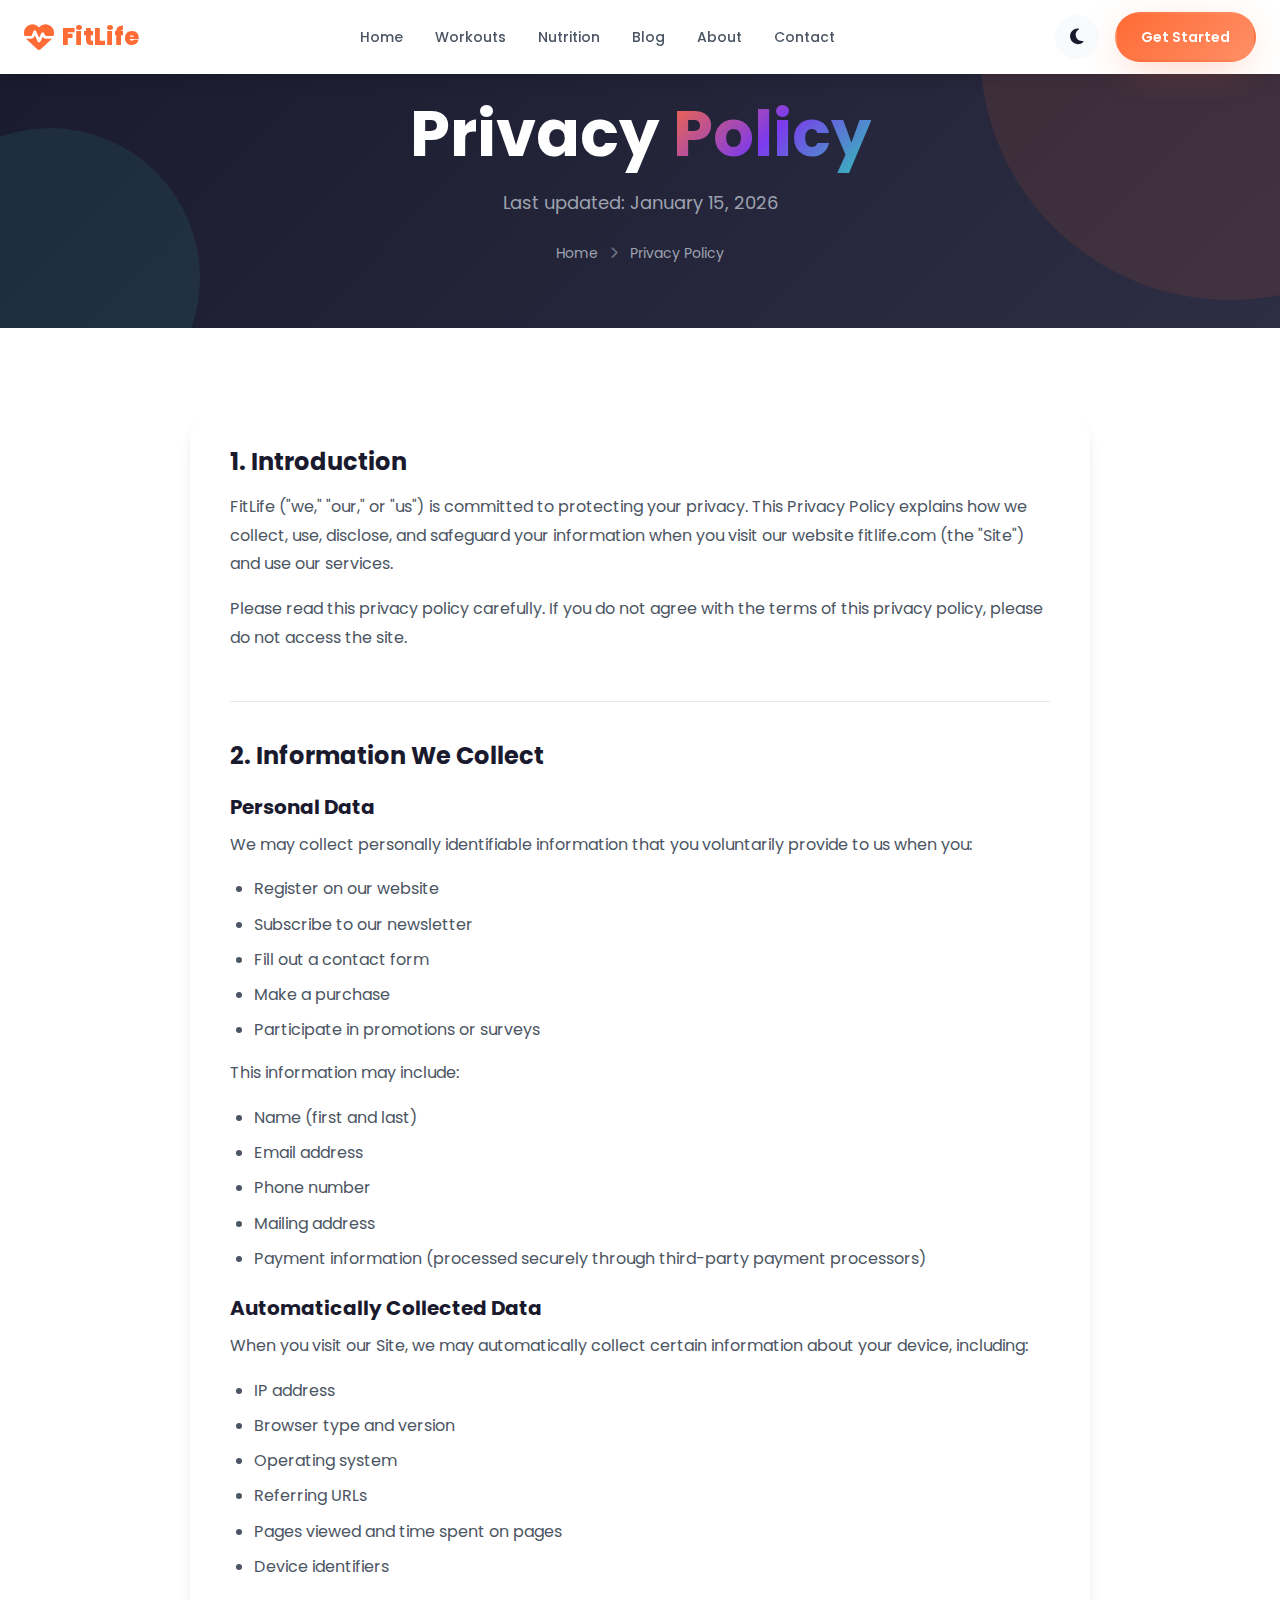
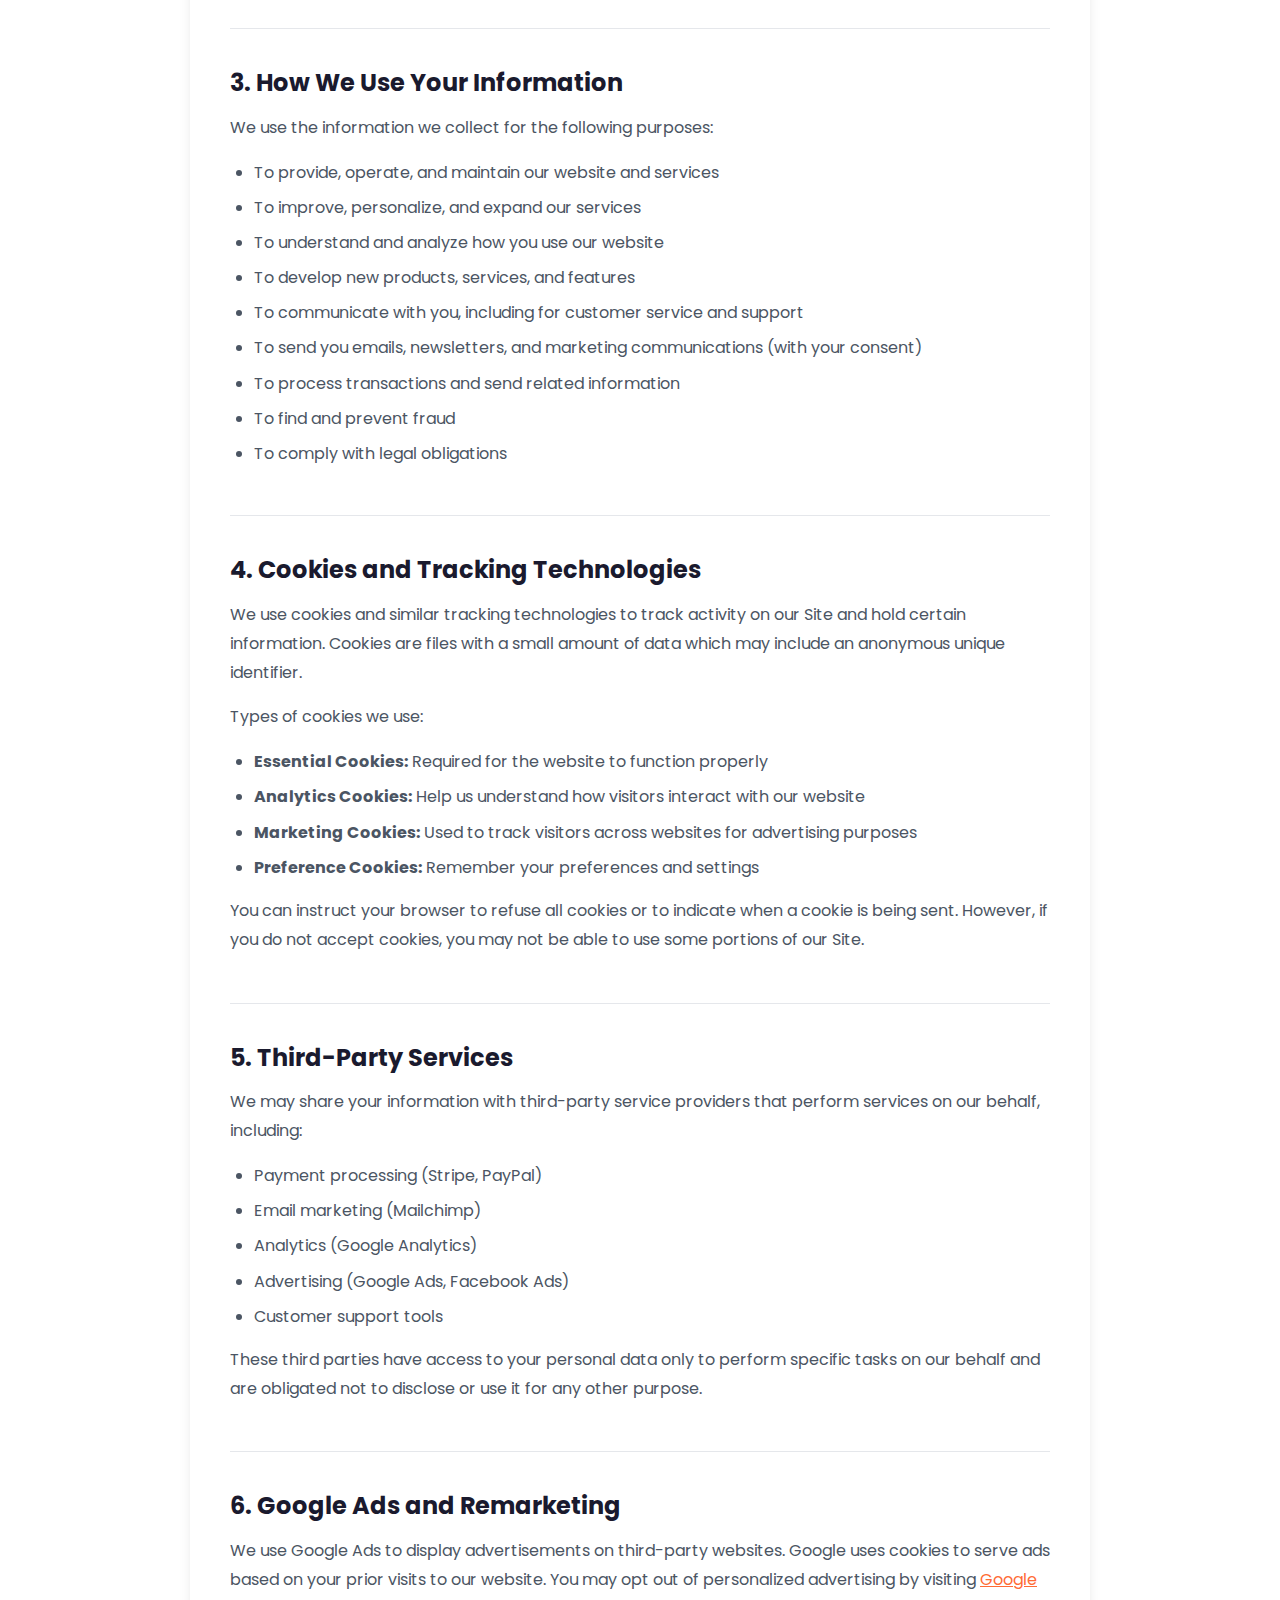
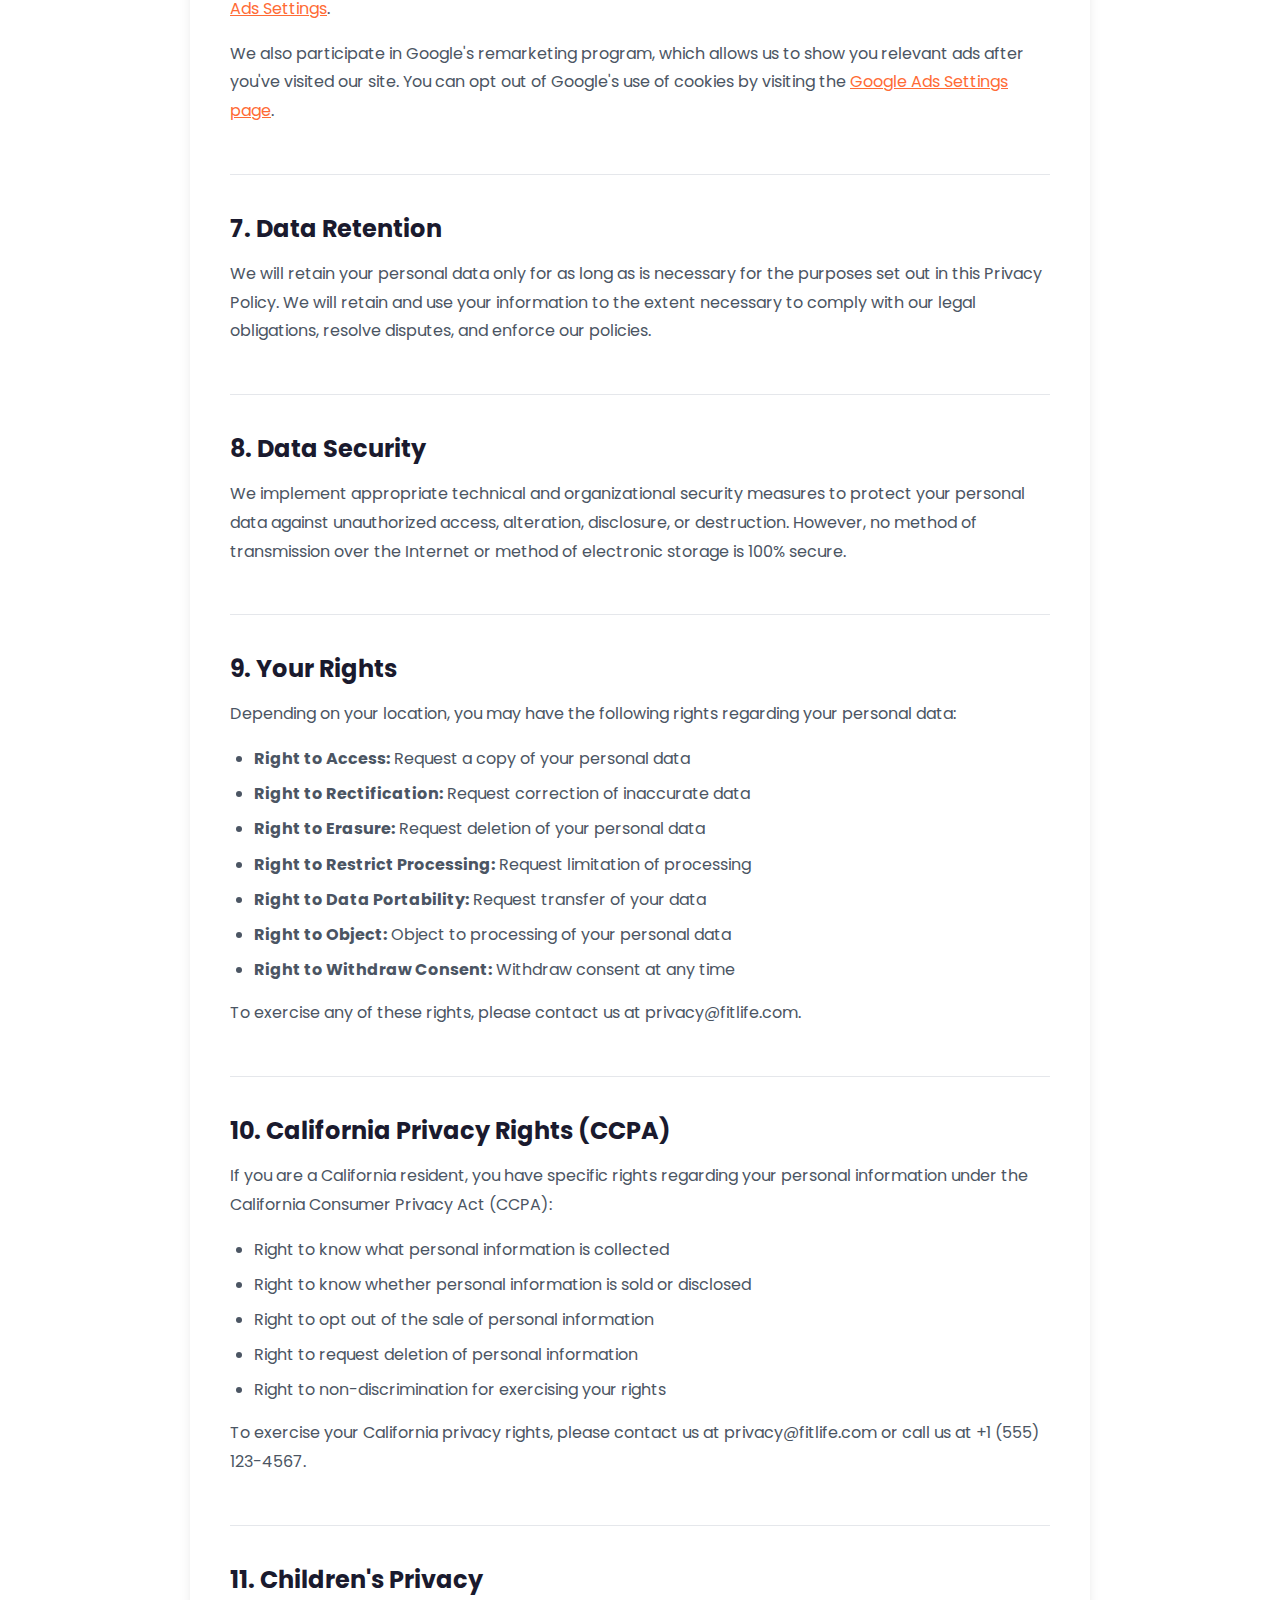
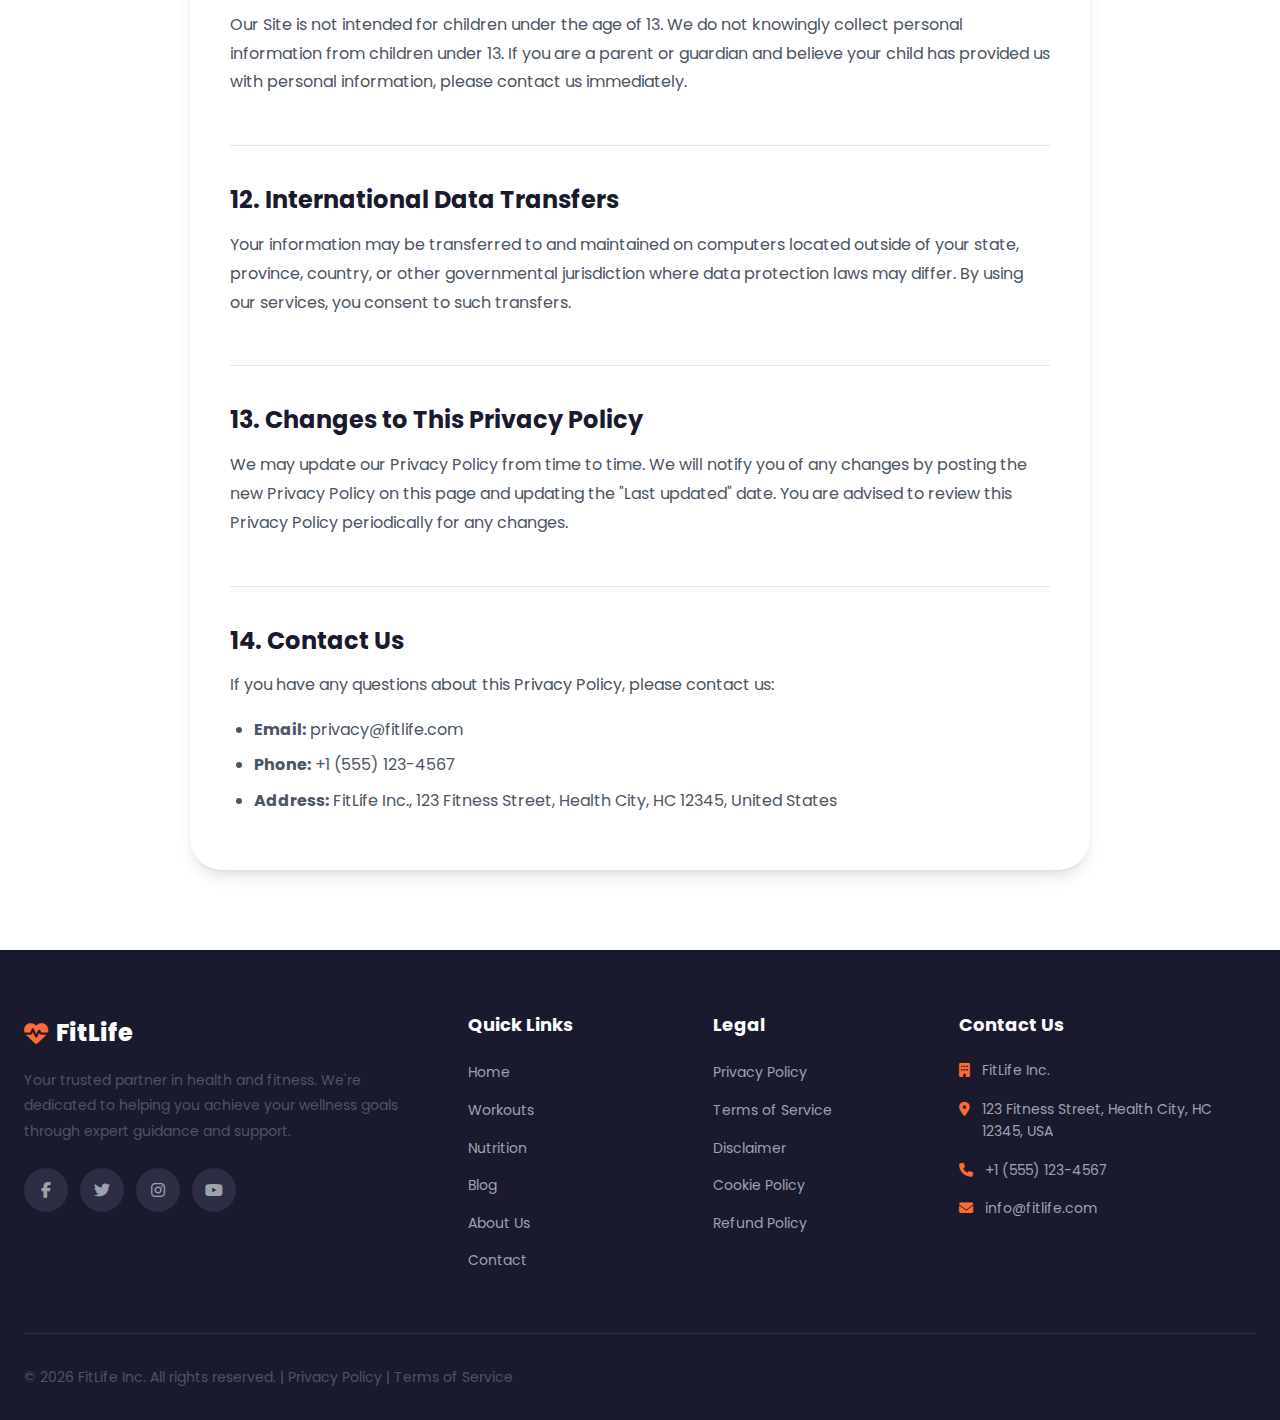
<file: privacy-policy.html>
<!DOCTYPE html>
<html lang="en">
<head>
    <meta charset="UTF-8">
    <meta name="viewport" content="width=device-width, initial-scale=1.0">
    <title>Privacy Policy - FitLife | Health & Fitness</title>
    <link rel="stylesheet" href="css/style.css">
    <link href="https://fonts.googleapis.com/css2?family=Poppins:wght@300;400;500;600;700;800&display=swap" rel="stylesheet">
    <link rel="stylesheet" href="https://cdnjs.cloudflare.com/ajax/libs/font-awesome/6.4.0/css/all.min.css">
</head>
<body>
    <!-- Preloader -->
    <div class="preloader">
        <div class="loader"></div>
    </div>

    <!-- Navigation -->
    <nav class="navbar scrolled">
        <div class="nav-container">
            <a href="index.html" class="logo">
                <i class="fas fa-heartbeat"></i>
                <span>FitLife</span>
            </a>
            <ul class="nav-menu">
                <li><a href="index.html" class="nav-link">Home</a></li>
                <li><a href="workouts.html" class="nav-link">Workouts</a></li>
                <li><a href="nutrition.html" class="nav-link">Nutrition</a></li>
                <li><a href="blog.html" class="nav-link">Blog</a></li>
                <li><a href="about.html" class="nav-link">About</a></li>
                <li><a href="contact.html" class="nav-link">Contact</a></li>
            </ul>
            <div class="nav-actions">
                <button class="theme-toggle" id="themeToggle">
                    <i class="fas fa-moon"></i>
                </button>
                <a href="contact.html" class="btn btn-primary">Get Started</a>
            </div>
            <div class="hamburger">
                <span></span>
                <span></span>
                <span></span>
            </div>
        </div>
    </nav>

    <!-- Page Header -->
    <section class="page-header">
        <div class="container">
            <h1 data-aos="fade-up">Privacy <span class="gradient-text">Policy</span></h1>
            <p data-aos="fade-up" data-aos-delay="100">Last updated: January 15, 2026</p>
            <div class="breadcrumb" data-aos="fade-up" data-aos-delay="200">
                <a href="index.html">Home</a>
                <i class="fas fa-chevron-right"></i>
                <span>Privacy Policy</span>
            </div>
        </div>
    </section>

    <!-- Privacy Policy Content -->
    <section class="workouts-preview">
        <div class="container">
            <div class="legal-content" data-aos="fade-up">
                <div class="legal-section">
                    <h2>1. Introduction</h2>
                    <p>FitLife ("we," "our," or "us") is committed to protecting your privacy. This Privacy Policy explains how we collect, use, disclose, and safeguard your information when you visit our website fitlife.com (the "Site") and use our services.</p>
                    <p>Please read this privacy policy carefully. If you do not agree with the terms of this privacy policy, please do not access the site.</p>
                </div>

                <div class="legal-section">
                    <h2>2. Information We Collect</h2>
                    <h3>Personal Data</h3>
                    <p>We may collect personally identifiable information that you voluntarily provide to us when you:</p>
                    <ul>
                        <li>Register on our website</li>
                        <li>Subscribe to our newsletter</li>
                        <li>Fill out a contact form</li>
                        <li>Make a purchase</li>
                        <li>Participate in promotions or surveys</li>
                    </ul>
                    <p>This information may include:</p>
                    <ul>
                        <li>Name (first and last)</li>
                        <li>Email address</li>
                        <li>Phone number</li>
                        <li>Mailing address</li>
                        <li>Payment information (processed securely through third-party payment processors)</li>
                    </ul>

                    <h3>Automatically Collected Data</h3>
                    <p>When you visit our Site, we may automatically collect certain information about your device, including:</p>
                    <ul>
                        <li>IP address</li>
                        <li>Browser type and version</li>
                        <li>Operating system</li>
                        <li>Referring URLs</li>
                        <li>Pages viewed and time spent on pages</li>
                        <li>Device identifiers</li>
                    </ul>
                </div>

                <div class="legal-section">
                    <h2>3. How We Use Your Information</h2>
                    <p>We use the information we collect for the following purposes:</p>
                    <ul>
                        <li>To provide, operate, and maintain our website and services</li>
                        <li>To improve, personalize, and expand our services</li>
                        <li>To understand and analyze how you use our website</li>
                        <li>To develop new products, services, and features</li>
                        <li>To communicate with you, including for customer service and support</li>
                        <li>To send you emails, newsletters, and marketing communications (with your consent)</li>
                        <li>To process transactions and send related information</li>
                        <li>To find and prevent fraud</li>
                        <li>To comply with legal obligations</li>
                    </ul>
                </div>

                <div class="legal-section">
                    <h2>4. Cookies and Tracking Technologies</h2>
                    <p>We use cookies and similar tracking technologies to track activity on our Site and hold certain information. Cookies are files with a small amount of data which may include an anonymous unique identifier.</p>
                    <p>Types of cookies we use:</p>
                    <ul>
                        <li><strong>Essential Cookies:</strong> Required for the website to function properly</li>
                        <li><strong>Analytics Cookies:</strong> Help us understand how visitors interact with our website</li>
                        <li><strong>Marketing Cookies:</strong> Used to track visitors across websites for advertising purposes</li>
                        <li><strong>Preference Cookies:</strong> Remember your preferences and settings</li>
                    </ul>
                    <p>You can instruct your browser to refuse all cookies or to indicate when a cookie is being sent. However, if you do not accept cookies, you may not be able to use some portions of our Site.</p>
                </div>

                <div class="legal-section">
                    <h2>5. Third-Party Services</h2>
                    <p>We may share your information with third-party service providers that perform services on our behalf, including:</p>
                    <ul>
                        <li>Payment processing (Stripe, PayPal)</li>
                        <li>Email marketing (Mailchimp)</li>
                        <li>Analytics (Google Analytics)</li>
                        <li>Advertising (Google Ads, Facebook Ads)</li>
                        <li>Customer support tools</li>
                    </ul>
                    <p>These third parties have access to your personal data only to perform specific tasks on our behalf and are obligated not to disclose or use it for any other purpose.</p>
                </div>

                <div class="legal-section">
                    <h2>6. Google Ads and Remarketing</h2>
                    <p>We use Google Ads to display advertisements on third-party websites. Google uses cookies to serve ads based on your prior visits to our website. You may opt out of personalized advertising by visiting <a href="https://www.google.com/settings/ads" target="_blank" rel="noopener noreferrer">Google Ads Settings</a>.</p>
                    <p>We also participate in Google's remarketing program, which allows us to show you relevant ads after you've visited our site. You can opt out of Google's use of cookies by visiting the <a href="https://adssettings.google.com" target="_blank" rel="noopener noreferrer">Google Ads Settings page</a>.</p>
                </div>

                <div class="legal-section">
                    <h2>7. Data Retention</h2>
                    <p>We will retain your personal data only for as long as is necessary for the purposes set out in this Privacy Policy. We will retain and use your information to the extent necessary to comply with our legal obligations, resolve disputes, and enforce our policies.</p>
                </div>

                <div class="legal-section">
                    <h2>8. Data Security</h2>
                    <p>We implement appropriate technical and organizational security measures to protect your personal data against unauthorized access, alteration, disclosure, or destruction. However, no method of transmission over the Internet or method of electronic storage is 100% secure.</p>
                </div>

                <div class="legal-section">
                    <h2>9. Your Rights</h2>
                    <p>Depending on your location, you may have the following rights regarding your personal data:</p>
                    <ul>
                        <li><strong>Right to Access:</strong> Request a copy of your personal data</li>
                        <li><strong>Right to Rectification:</strong> Request correction of inaccurate data</li>
                        <li><strong>Right to Erasure:</strong> Request deletion of your personal data</li>
                        <li><strong>Right to Restrict Processing:</strong> Request limitation of processing</li>
                        <li><strong>Right to Data Portability:</strong> Request transfer of your data</li>
                        <li><strong>Right to Object:</strong> Object to processing of your personal data</li>
                        <li><strong>Right to Withdraw Consent:</strong> Withdraw consent at any time</li>
                    </ul>
                    <p>To exercise any of these rights, please contact us at privacy@fitlife.com.</p>
                </div>

                <div class="legal-section">
                    <h2>10. California Privacy Rights (CCPA)</h2>
                    <p>If you are a California resident, you have specific rights regarding your personal information under the California Consumer Privacy Act (CCPA):</p>
                    <ul>
                        <li>Right to know what personal information is collected</li>
                        <li>Right to know whether personal information is sold or disclosed</li>
                        <li>Right to opt out of the sale of personal information</li>
                        <li>Right to request deletion of personal information</li>
                        <li>Right to non-discrimination for exercising your rights</li>
                    </ul>
                    <p>To exercise your California privacy rights, please contact us at privacy@fitlife.com or call us at +1 (555) 123-4567.</p>
                </div>

                <div class="legal-section">
                    <h2>11. Children's Privacy</h2>
                    <p>Our Site is not intended for children under the age of 13. We do not knowingly collect personal information from children under 13. If you are a parent or guardian and believe your child has provided us with personal information, please contact us immediately.</p>
                </div>

                <div class="legal-section">
                    <h2>12. International Data Transfers</h2>
                    <p>Your information may be transferred to and maintained on computers located outside of your state, province, country, or other governmental jurisdiction where data protection laws may differ. By using our services, you consent to such transfers.</p>
                </div>

                <div class="legal-section">
                    <h2>13. Changes to This Privacy Policy</h2>
                    <p>We may update our Privacy Policy from time to time. We will notify you of any changes by posting the new Privacy Policy on this page and updating the "Last updated" date. You are advised to review this Privacy Policy periodically for any changes.</p>
                </div>

                <div class="legal-section">
                    <h2>14. Contact Us</h2>
                    <p>If you have any questions about this Privacy Policy, please contact us:</p>
                    <ul>
                        <li><strong>Email:</strong> privacy@fitlife.com</li>
                        <li><strong>Phone:</strong> +1 (555) 123-4567</li>
                        <li><strong>Address:</strong> FitLife Inc., 123 Fitness Street, Health City, HC 12345, United States</li>
                    </ul>
                </div>
            </div>
        </div>
    </section>

    <!-- Footer -->
    <footer class="footer">
        <div class="container">
            <div class="footer-grid">
                <div class="footer-brand">
                    <a href="index.html" class="footer-logo">
                        <i class="fas fa-heartbeat"></i>
                        <span>FitLife</span>
                    </a>
                    <p>Your trusted partner in health and fitness. We're dedicated to helping you achieve your wellness goals through expert guidance and support.</p>
                    <div class="social-links">
                        <a href="#"><i class="fab fa-facebook-f"></i></a>
                        <a href="#"><i class="fab fa-twitter"></i></a>
                        <a href="#"><i class="fab fa-instagram"></i></a>
                        <a href="#"><i class="fab fa-youtube"></i></a>
                    </div>
                </div>
                <div class="footer-links">
                    <h4>Quick Links</h4>
                    <ul>
                        <li><a href="index.html">Home</a></li>
                        <li><a href="workouts.html">Workouts</a></li>
                        <li><a href="nutrition.html">Nutrition</a></li>
                        <li><a href="blog.html">Blog</a></li>
                        <li><a href="about.html">About Us</a></li>
                        <li><a href="contact.html">Contact</a></li>
                    </ul>
                </div>
                <div class="footer-links">
                    <h4>Legal</h4>
                    <ul>
                        <li><a href="privacy-policy.html">Privacy Policy</a></li>
                        <li><a href="terms-of-service.html">Terms of Service</a></li>
                        <li><a href="disclaimer.html">Disclaimer</a></li>
                        <li><a href="cookie-policy.html">Cookie Policy</a></li>
                        <li><a href="refund-policy.html">Refund Policy</a></li>
                    </ul>
                </div>
                <div class="footer-contact">
                    <h4>Contact Us</h4>
                    <ul>
                        <li><i class="fas fa-building"></i> FitLife Inc.</li>
                        <li><i class="fas fa-map-marker-alt"></i> 123 Fitness Street, Health City, HC 12345, USA</li>
                        <li><i class="fas fa-phone"></i> +1 (555) 123-4567</li>
                        <li><i class="fas fa-envelope"></i> info@fitlife.com</li>
                    </ul>
                </div>
            </div>
            <div class="footer-bottom">
                <p>&copy; 2026 FitLife Inc. All rights reserved. | <a href="privacy-policy.html">Privacy Policy</a> | <a href="terms-of-service.html">Terms of Service</a></p>
            </div>
        </div>
    </footer>

    <!-- Back to Top Button -->
    <button class="back-to-top" id="backToTop">
        <i class="fas fa-arrow-up"></i>
    </button>

    <script src="js/main.js"></script>
</body>
</html>
</file>
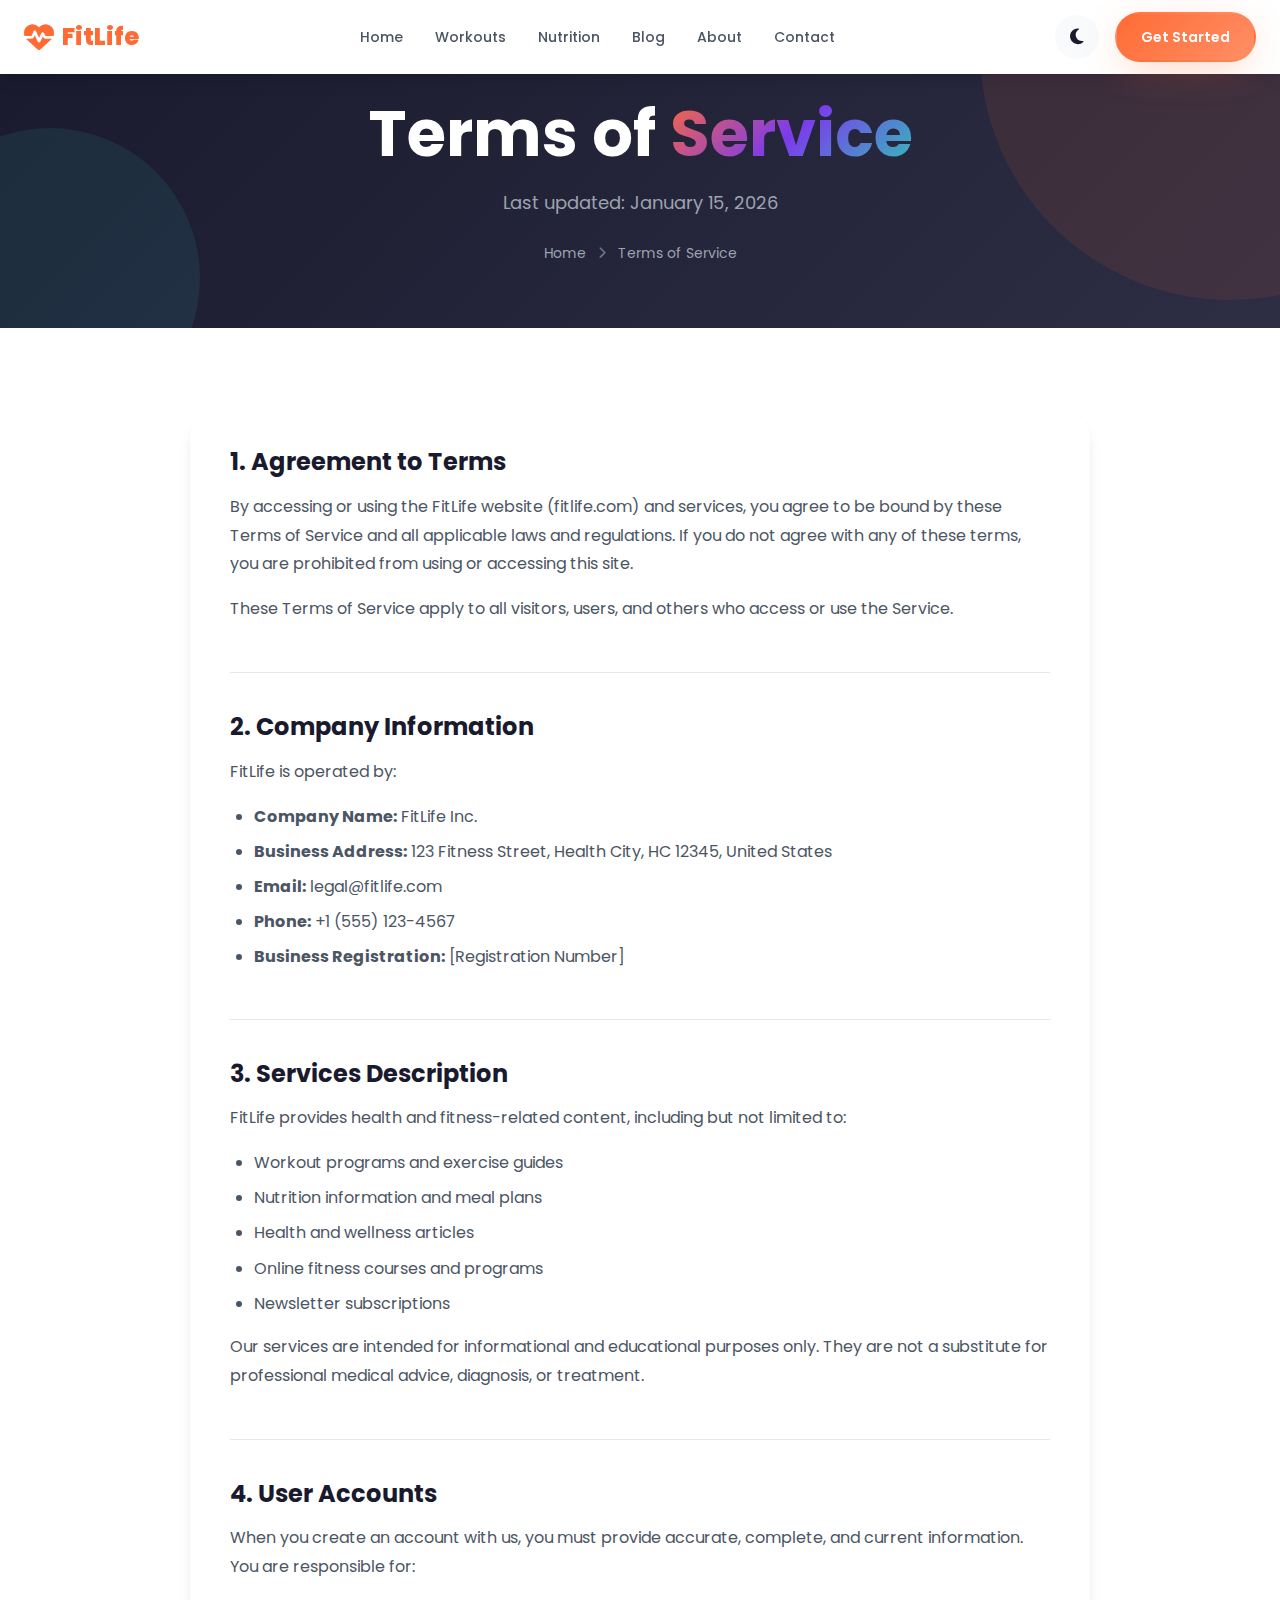
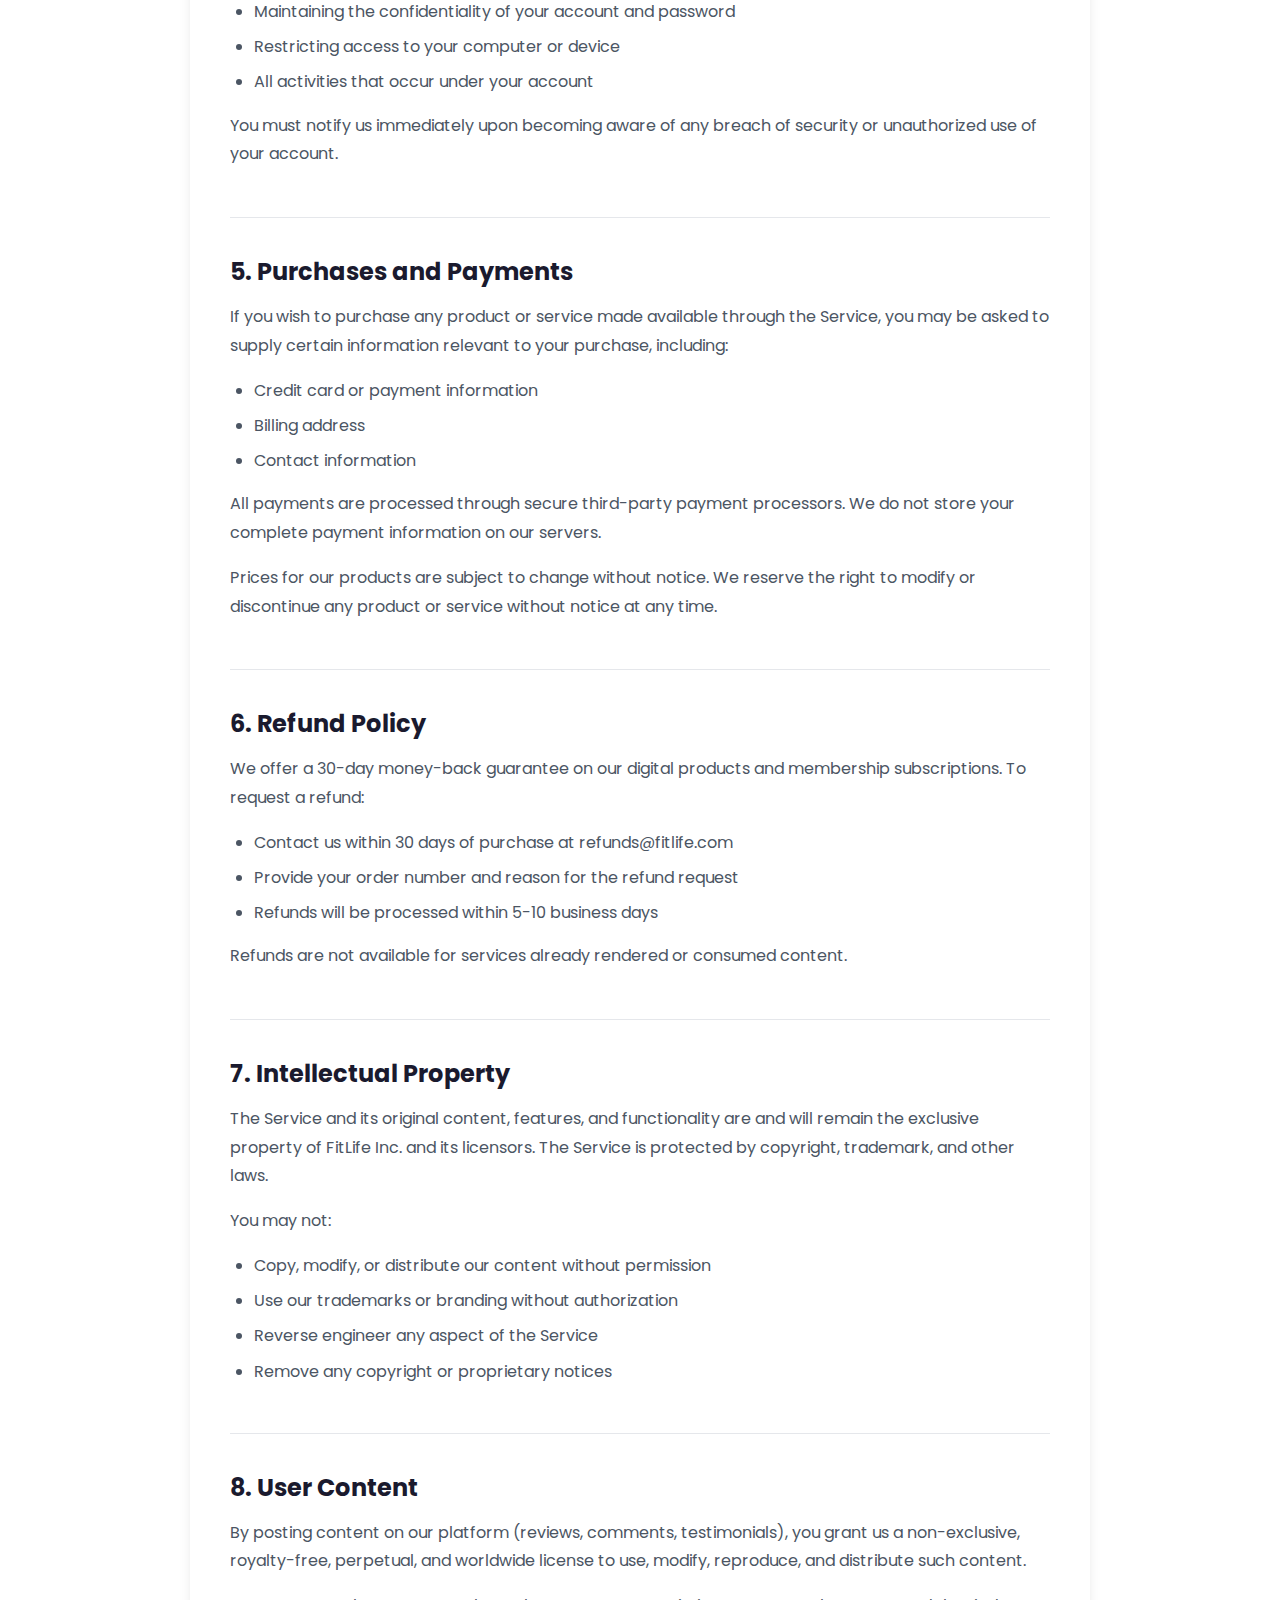
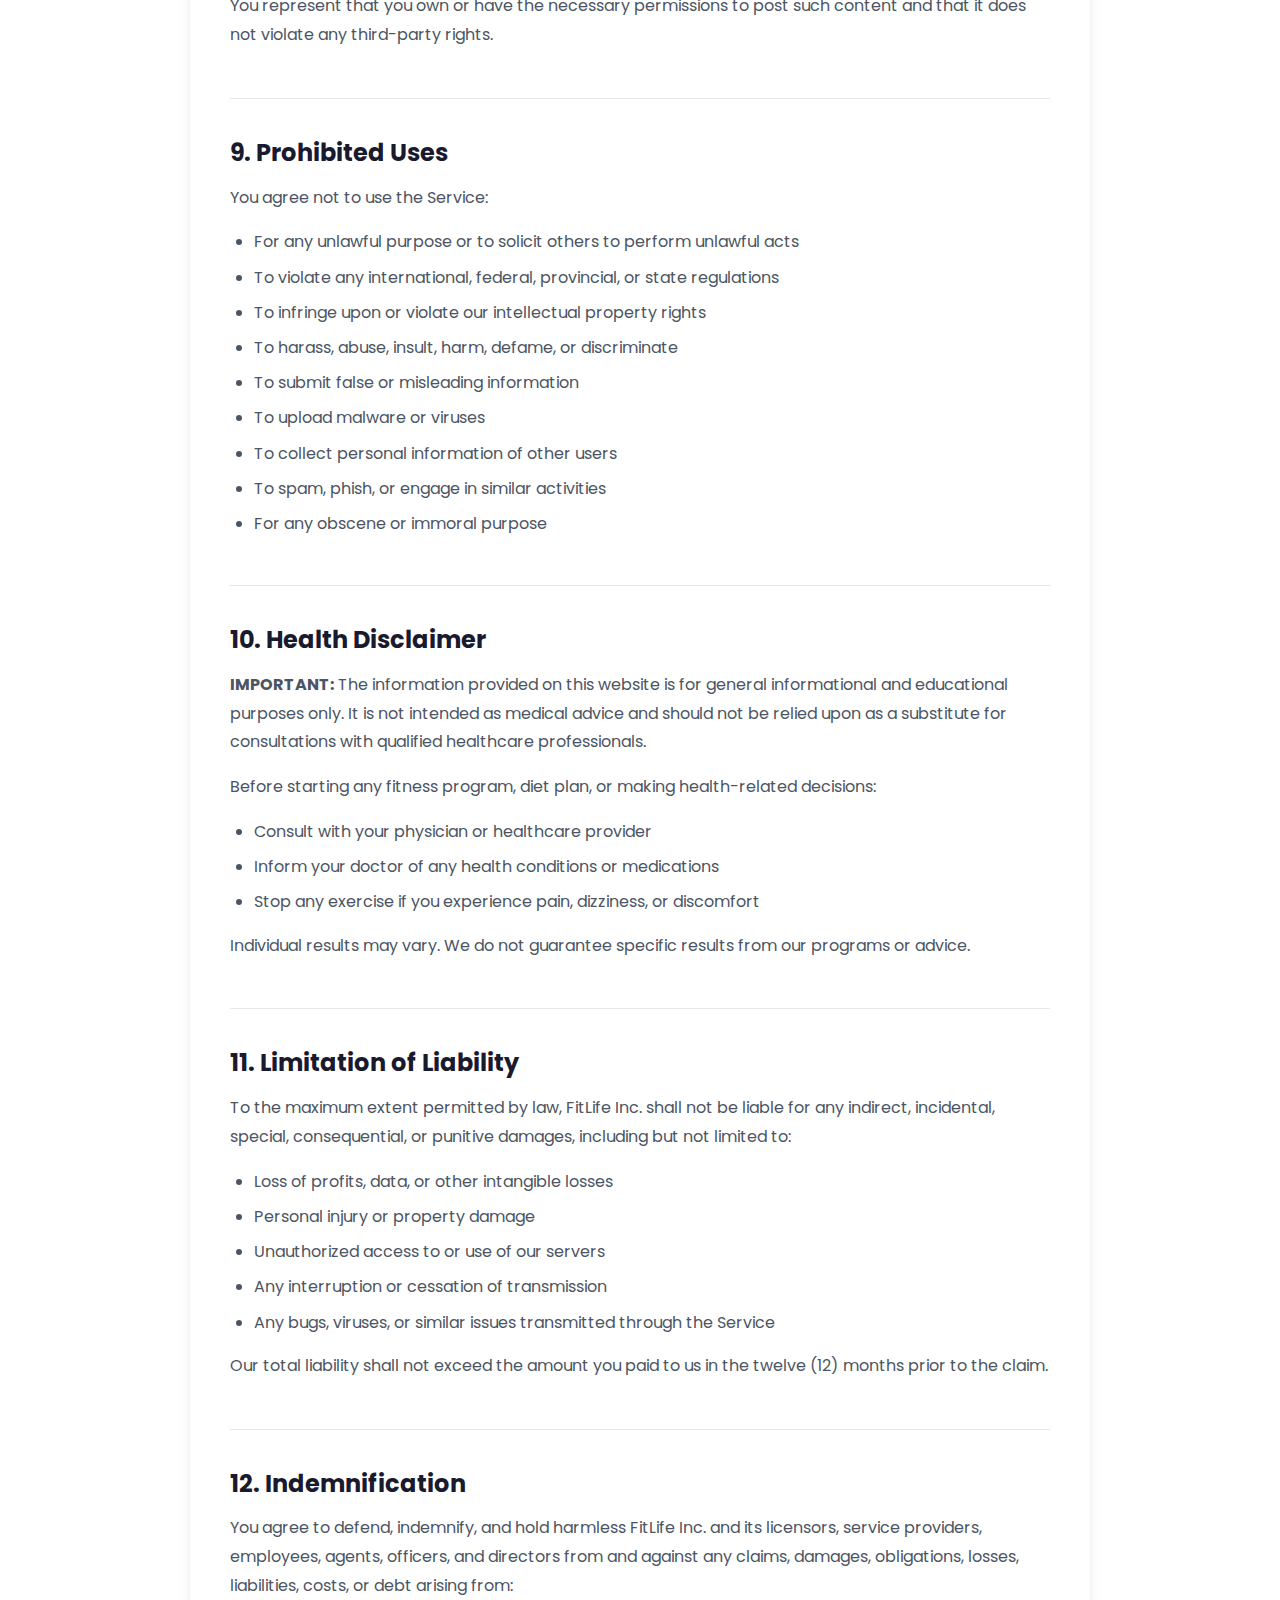
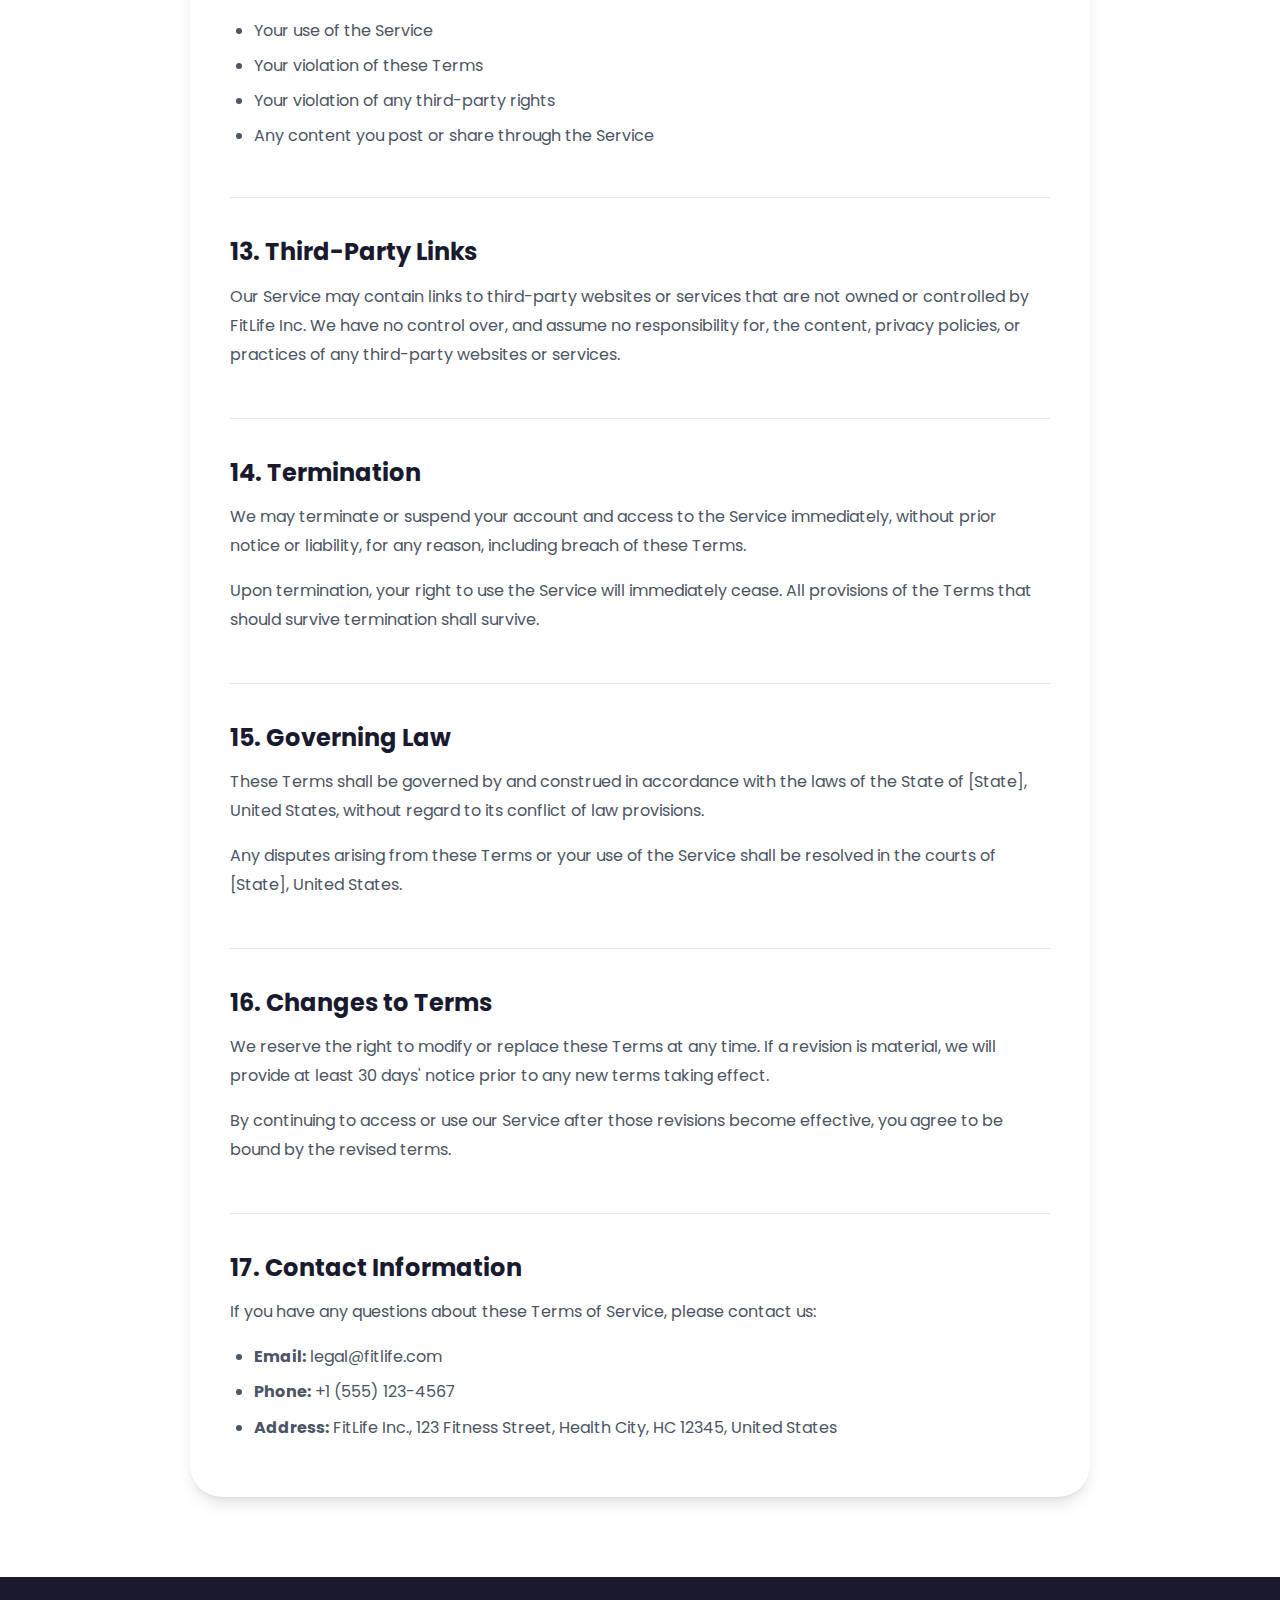
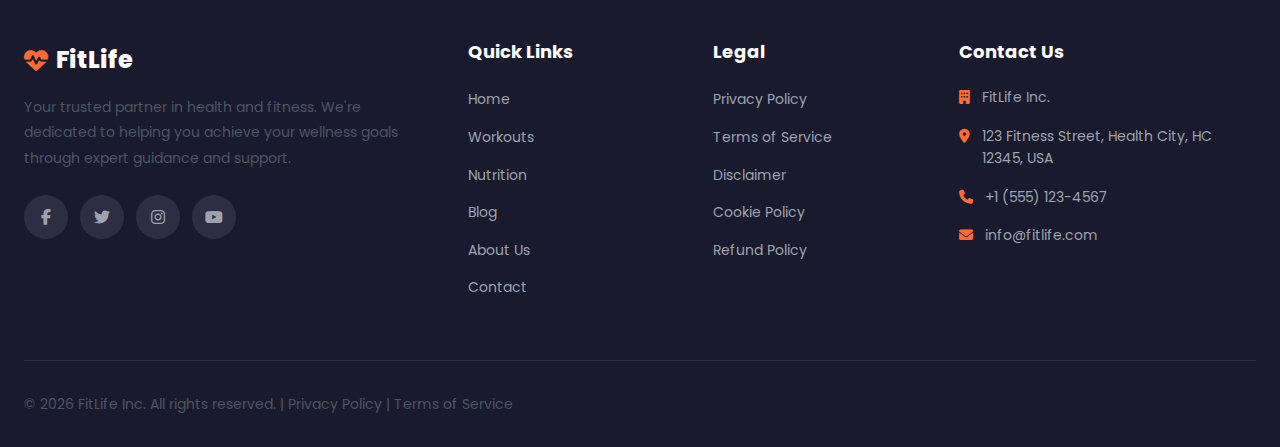
<file: terms-of-service.html>
<!DOCTYPE html>
<html lang="en">
<head>
    <meta charset="UTF-8">
    <meta name="viewport" content="width=device-width, initial-scale=1.0">
    <title>Terms of Service - FitLife | Health & Fitness</title>
    <link rel="stylesheet" href="css/style.css">
    <link href="https://fonts.googleapis.com/css2?family=Poppins:wght@300;400;500;600;700;800&display=swap" rel="stylesheet">
    <link rel="stylesheet" href="https://cdnjs.cloudflare.com/ajax/libs/font-awesome/6.4.0/css/all.min.css">
</head>
<body>
    <!-- Preloader -->
    <div class="preloader">
        <div class="loader"></div>
    </div>

    <!-- Navigation -->
    <nav class="navbar scrolled">
        <div class="nav-container">
            <a href="index.html" class="logo">
                <i class="fas fa-heartbeat"></i>
                <span>FitLife</span>
            </a>
            <ul class="nav-menu">
                <li><a href="index.html" class="nav-link">Home</a></li>
                <li><a href="workouts.html" class="nav-link">Workouts</a></li>
                <li><a href="nutrition.html" class="nav-link">Nutrition</a></li>
                <li><a href="blog.html" class="nav-link">Blog</a></li>
                <li><a href="about.html" class="nav-link">About</a></li>
                <li><a href="contact.html" class="nav-link">Contact</a></li>
            </ul>
            <div class="nav-actions">
                <button class="theme-toggle" id="themeToggle">
                    <i class="fas fa-moon"></i>
                </button>
                <a href="contact.html" class="btn btn-primary">Get Started</a>
            </div>
            <div class="hamburger">
                <span></span>
                <span></span>
                <span></span>
            </div>
        </div>
    </nav>

    <!-- Page Header -->
    <section class="page-header">
        <div class="container">
            <h1 data-aos="fade-up">Terms of <span class="gradient-text">Service</span></h1>
            <p data-aos="fade-up" data-aos-delay="100">Last updated: January 15, 2026</p>
            <div class="breadcrumb" data-aos="fade-up" data-aos-delay="200">
                <a href="index.html">Home</a>
                <i class="fas fa-chevron-right"></i>
                <span>Terms of Service</span>
            </div>
        </div>
    </section>

    <!-- Terms of Service Content -->
    <section class="workouts-preview">
        <div class="container">
            <div class="legal-content" data-aos="fade-up">
                <div class="legal-section">
                    <h2>1. Agreement to Terms</h2>
                    <p>By accessing or using the FitLife website (fitlife.com) and services, you agree to be bound by these Terms of Service and all applicable laws and regulations. If you do not agree with any of these terms, you are prohibited from using or accessing this site.</p>
                    <p>These Terms of Service apply to all visitors, users, and others who access or use the Service.</p>
                </div>

                <div class="legal-section">
                    <h2>2. Company Information</h2>
                    <p>FitLife is operated by:</p>
                    <ul>
                        <li><strong>Company Name:</strong> FitLife Inc.</li>
                        <li><strong>Business Address:</strong> 123 Fitness Street, Health City, HC 12345, United States</li>
                        <li><strong>Email:</strong> legal@fitlife.com</li>
                        <li><strong>Phone:</strong> +1 (555) 123-4567</li>
                        <li><strong>Business Registration:</strong> [Registration Number]</li>
                    </ul>
                </div>

                <div class="legal-section">
                    <h2>3. Services Description</h2>
                    <p>FitLife provides health and fitness-related content, including but not limited to:</p>
                    <ul>
                        <li>Workout programs and exercise guides</li>
                        <li>Nutrition information and meal plans</li>
                        <li>Health and wellness articles</li>
                        <li>Online fitness courses and programs</li>
                        <li>Newsletter subscriptions</li>
                    </ul>
                    <p>Our services are intended for informational and educational purposes only. They are not a substitute for professional medical advice, diagnosis, or treatment.</p>
                </div>

                <div class="legal-section">
                    <h2>4. User Accounts</h2>
                    <p>When you create an account with us, you must provide accurate, complete, and current information. You are responsible for:</p>
                    <ul>
                        <li>Maintaining the confidentiality of your account and password</li>
                        <li>Restricting access to your computer or device</li>
                        <li>All activities that occur under your account</li>
                    </ul>
                    <p>You must notify us immediately upon becoming aware of any breach of security or unauthorized use of your account.</p>
                </div>

                <div class="legal-section">
                    <h2>5. Purchases and Payments</h2>
                    <p>If you wish to purchase any product or service made available through the Service, you may be asked to supply certain information relevant to your purchase, including:</p>
                    <ul>
                        <li>Credit card or payment information</li>
                        <li>Billing address</li>
                        <li>Contact information</li>
                    </ul>
                    <p>All payments are processed through secure third-party payment processors. We do not store your complete payment information on our servers.</p>
                    <p>Prices for our products are subject to change without notice. We reserve the right to modify or discontinue any product or service without notice at any time.</p>
                </div>

                <div class="legal-section">
                    <h2>6. Refund Policy</h2>
                    <p>We offer a 30-day money-back guarantee on our digital products and membership subscriptions. To request a refund:</p>
                    <ul>
                        <li>Contact us within 30 days of purchase at refunds@fitlife.com</li>
                        <li>Provide your order number and reason for the refund request</li>
                        <li>Refunds will be processed within 5-10 business days</li>
                    </ul>
                    <p>Refunds are not available for services already rendered or consumed content.</p>
                </div>

                <div class="legal-section">
                    <h2>7. Intellectual Property</h2>
                    <p>The Service and its original content, features, and functionality are and will remain the exclusive property of FitLife Inc. and its licensors. The Service is protected by copyright, trademark, and other laws.</p>
                    <p>You may not:</p>
                    <ul>
                        <li>Copy, modify, or distribute our content without permission</li>
                        <li>Use our trademarks or branding without authorization</li>
                        <li>Reverse engineer any aspect of the Service</li>
                        <li>Remove any copyright or proprietary notices</li>
                    </ul>
                </div>

                <div class="legal-section">
                    <h2>8. User Content</h2>
                    <p>By posting content on our platform (reviews, comments, testimonials), you grant us a non-exclusive, royalty-free, perpetual, and worldwide license to use, modify, reproduce, and distribute such content.</p>
                    <p>You represent that you own or have the necessary permissions to post such content and that it does not violate any third-party rights.</p>
                </div>

                <div class="legal-section">
                    <h2>9. Prohibited Uses</h2>
                    <p>You agree not to use the Service:</p>
                    <ul>
                        <li>For any unlawful purpose or to solicit others to perform unlawful acts</li>
                        <li>To violate any international, federal, provincial, or state regulations</li>
                        <li>To infringe upon or violate our intellectual property rights</li>
                        <li>To harass, abuse, insult, harm, defame, or discriminate</li>
                        <li>To submit false or misleading information</li>
                        <li>To upload malware or viruses</li>
                        <li>To collect personal information of other users</li>
                        <li>To spam, phish, or engage in similar activities</li>
                        <li>For any obscene or immoral purpose</li>
                    </ul>
                </div>

                <div class="legal-section">
                    <h2>10. Health Disclaimer</h2>
                    <p><strong>IMPORTANT:</strong> The information provided on this website is for general informational and educational purposes only. It is not intended as medical advice and should not be relied upon as a substitute for consultations with qualified healthcare professionals.</p>
                    <p>Before starting any fitness program, diet plan, or making health-related decisions:</p>
                    <ul>
                        <li>Consult with your physician or healthcare provider</li>
                        <li>Inform your doctor of any health conditions or medications</li>
                        <li>Stop any exercise if you experience pain, dizziness, or discomfort</li>
                    </ul>
                    <p>Individual results may vary. We do not guarantee specific results from our programs or advice.</p>
                </div>

                <div class="legal-section">
                    <h2>11. Limitation of Liability</h2>
                    <p>To the maximum extent permitted by law, FitLife Inc. shall not be liable for any indirect, incidental, special, consequential, or punitive damages, including but not limited to:</p>
                    <ul>
                        <li>Loss of profits, data, or other intangible losses</li>
                        <li>Personal injury or property damage</li>
                        <li>Unauthorized access to or use of our servers</li>
                        <li>Any interruption or cessation of transmission</li>
                        <li>Any bugs, viruses, or similar issues transmitted through the Service</li>
                    </ul>
                    <p>Our total liability shall not exceed the amount you paid to us in the twelve (12) months prior to the claim.</p>
                </div>

                <div class="legal-section">
                    <h2>12. Indemnification</h2>
                    <p>You agree to defend, indemnify, and hold harmless FitLife Inc. and its licensors, service providers, employees, agents, officers, and directors from and against any claims, damages, obligations, losses, liabilities, costs, or debt arising from:</p>
                    <ul>
                        <li>Your use of the Service</li>
                        <li>Your violation of these Terms</li>
                        <li>Your violation of any third-party rights</li>
                        <li>Any content you post or share through the Service</li>
                    </ul>
                </div>

                <div class="legal-section">
                    <h2>13. Third-Party Links</h2>
                    <p>Our Service may contain links to third-party websites or services that are not owned or controlled by FitLife Inc. We have no control over, and assume no responsibility for, the content, privacy policies, or practices of any third-party websites or services.</p>
                </div>

                <div class="legal-section">
                    <h2>14. Termination</h2>
                    <p>We may terminate or suspend your account and access to the Service immediately, without prior notice or liability, for any reason, including breach of these Terms.</p>
                    <p>Upon termination, your right to use the Service will immediately cease. All provisions of the Terms that should survive termination shall survive.</p>
                </div>

                <div class="legal-section">
                    <h2>15. Governing Law</h2>
                    <p>These Terms shall be governed by and construed in accordance with the laws of the State of [State], United States, without regard to its conflict of law provisions.</p>
                    <p>Any disputes arising from these Terms or your use of the Service shall be resolved in the courts of [State], United States.</p>
                </div>

                <div class="legal-section">
                    <h2>16. Changes to Terms</h2>
                    <p>We reserve the right to modify or replace these Terms at any time. If a revision is material, we will provide at least 30 days' notice prior to any new terms taking effect.</p>
                    <p>By continuing to access or use our Service after those revisions become effective, you agree to be bound by the revised terms.</p>
                </div>

                <div class="legal-section">
                    <h2>17. Contact Information</h2>
                    <p>If you have any questions about these Terms of Service, please contact us:</p>
                    <ul>
                        <li><strong>Email:</strong> legal@fitlife.com</li>
                        <li><strong>Phone:</strong> +1 (555) 123-4567</li>
                        <li><strong>Address:</strong> FitLife Inc., 123 Fitness Street, Health City, HC 12345, United States</li>
                    </ul>
                </div>
            </div>
        </div>
    </section>

    <!-- Footer -->
    <footer class="footer">
        <div class="container">
            <div class="footer-grid">
                <div class="footer-brand">
                    <a href="index.html" class="footer-logo">
                        <i class="fas fa-heartbeat"></i>
                        <span>FitLife</span>
                    </a>
                    <p>Your trusted partner in health and fitness. We're dedicated to helping you achieve your wellness goals through expert guidance and support.</p>
                    <div class="social-links">
                        <a href="#"><i class="fab fa-facebook-f"></i></a>
                        <a href="#"><i class="fab fa-twitter"></i></a>
                        <a href="#"><i class="fab fa-instagram"></i></a>
                        <a href="#"><i class="fab fa-youtube"></i></a>
                    </div>
                </div>
                <div class="footer-links">
                    <h4>Quick Links</h4>
                    <ul>
                        <li><a href="index.html">Home</a></li>
                        <li><a href="workouts.html">Workouts</a></li>
                        <li><a href="nutrition.html">Nutrition</a></li>
                        <li><a href="blog.html">Blog</a></li>
                        <li><a href="about.html">About Us</a></li>
                        <li><a href="contact.html">Contact</a></li>
                    </ul>
                </div>
                <div class="footer-links">
                    <h4>Legal</h4>
                    <ul>
                        <li><a href="privacy-policy.html">Privacy Policy</a></li>
                        <li><a href="terms-of-service.html">Terms of Service</a></li>
                        <li><a href="disclaimer.html">Disclaimer</a></li>
                        <li><a href="cookie-policy.html">Cookie Policy</a></li>
                        <li><a href="refund-policy.html">Refund Policy</a></li>
                    </ul>
                </div>
                <div class="footer-contact">
                    <h4>Contact Us</h4>
                    <ul>
                        <li><i class="fas fa-building"></i> FitLife Inc.</li>
                        <li><i class="fas fa-map-marker-alt"></i> 123 Fitness Street, Health City, HC 12345, USA</li>
                        <li><i class="fas fa-phone"></i> +1 (555) 123-4567</li>
                        <li><i class="fas fa-envelope"></i> info@fitlife.com</li>
                    </ul>
                </div>
            </div>
            <div class="footer-bottom">
                <p>&copy; 2026 FitLife Inc. All rights reserved. | <a href="privacy-policy.html">Privacy Policy</a> | <a href="terms-of-service.html">Terms of Service</a></p>
            </div>
        </div>
    </footer>

    <!-- Back to Top Button -->
    <button class="back-to-top" id="backToTop">
        <i class="fas fa-arrow-up"></i>
    </button>

    <script src="js/main.js"></script>
</body>
</html>
</file>
<file: css/style.css>
/* ============================================
   FitLife - Health & Fitness Website
   Complete CSS Stylesheet
   ============================================ */

/* ============================================
   CSS Variables & Root Styles
   ============================================ */
:root {
    /* Primary Colors */
    --primary: #FF6B35;
    --primary-dark: #E55A2B;
    --primary-light: #FF8F66;

    /* Secondary Colors */
    --secondary: #2EC4B6;
    --secondary-dark: #25A89C;
    --secondary-light: #4FD1C5;

    /* Accent Colors */
    --accent: #7C3AED;
    --accent-dark: #6D28D9;
    --accent-light: #A78BFA;

    /* Neutral Colors */
    --dark: #1A1A2E;
    --dark-light: #2D2D44;
    --gray-900: #111827;
    --gray-800: #1F2937;
    --gray-700: #374151;
    --gray-600: #4B5563;
    --gray-500: #6B7280;
    --gray-400: #9CA3AF;
    --gray-300: #D1D5DB;
    --gray-200: #E5E7EB;
    --gray-100: #F3F4F6;
    --white: #FFFFFF;

    /* Background Colors */
    --bg-primary: #FFFFFF;
    --bg-secondary: #F8FAFC;
    --bg-tertiary: #F1F5F9;

    /* Text Colors */
    --text-primary: #1A1A2E;
    --text-secondary: #4B5563;
    --text-muted: #6B7280;

    /* Gradients */
    --gradient-primary: linear-gradient(135deg, #FF6B35 0%, #FF8F66 100%);
    --gradient-secondary: linear-gradient(135deg, #2EC4B6 0%, #4FD1C5 100%);
    --gradient-accent: linear-gradient(135deg, #7C3AED 0%, #A78BFA 100%);
    --gradient-dark: linear-gradient(135deg, #1A1A2E 0%, #2D2D44 100%);
    --gradient-hero: linear-gradient(135deg, #FF6B35 0%, #7C3AED 50%, #2EC4B6 100%);

    /* Shadows */
    --shadow-sm: 0 1px 2px 0 rgba(0, 0, 0, 0.05);
    --shadow: 0 1px 3px 0 rgba(0, 0, 0, 0.1), 0 1px 2px -1px rgba(0, 0, 0, 0.1);
    --shadow-md: 0 4px 6px -1px rgba(0, 0, 0, 0.1), 0 2px 4px -2px rgba(0, 0, 0, 0.1);
    --shadow-lg: 0 10px 15px -3px rgba(0, 0, 0, 0.1), 0 4px 6px -4px rgba(0, 0, 0, 0.1);
    --shadow-xl: 0 20px 25px -5px rgba(0, 0, 0, 0.1), 0 8px 10px -6px rgba(0, 0, 0, 0.1);
    --shadow-2xl: 0 25px 50px -12px rgba(0, 0, 0, 0.25);
    --shadow-primary: 0 10px 40px -10px rgba(255, 107, 53, 0.4);

    /* Border Radius */
    --radius-sm: 0.375rem;
    --radius: 0.5rem;
    --radius-md: 0.75rem;
    --radius-lg: 1rem;
    --radius-xl: 1.5rem;
    --radius-2xl: 2rem;
    --radius-full: 9999px;

    /* Transitions */
    --transition-fast: 150ms ease;
    --transition: 300ms ease;
    --transition-slow: 500ms ease;

    /* Font Sizes */
    --text-xs: 0.75rem;
    --text-sm: 0.875rem;
    --text-base: 1rem;
    --text-lg: 1.125rem;
    --text-xl: 1.25rem;
    --text-2xl: 1.5rem;
    --text-3xl: 1.875rem;
    --text-4xl: 2.25rem;
    --text-5xl: 3rem;
    --text-6xl: 3.75rem;

    /* Spacing */
    --space-1: 0.25rem;
    --space-2: 0.5rem;
    --space-3: 0.75rem;
    --space-4: 1rem;
    --space-5: 1.25rem;
    --space-6: 1.5rem;
    --space-8: 2rem;
    --space-10: 2.5rem;
    --space-12: 3rem;
    --space-16: 4rem;
    --space-20: 5rem;
    --space-24: 6rem;
}

/* Dark Mode Variables */
[data-theme="dark"] {
    --bg-primary: #0F172A;
    --bg-secondary: #1E293B;
    --bg-tertiary: #334155;
    --text-primary: #F8FAFC;
    --text-secondary: #CBD5E1;
    --text-muted: #94A3B8;
    --dark: #0F172A;
    --dark-light: #1E293B;
    --shadow-sm: 0 1px 2px 0 rgba(0, 0, 0, 0.3);
    --shadow: 0 1px 3px 0 rgba(0, 0, 0, 0.4), 0 1px 2px -1px rgba(0, 0, 0, 0.3);
    --shadow-md: 0 4px 6px -1px rgba(0, 0, 0, 0.4), 0 2px 4px -2px rgba(0, 0, 0, 0.3);
    --shadow-lg: 0 10px 15px -3px rgba(0, 0, 0, 0.4), 0 4px 6px -4px rgba(0, 0, 0, 0.3);
}

/* ============================================
   Reset & Base Styles
   ============================================ */
*,
*::before,
*::after {
    box-sizing: border-box;
    margin: 0;
    padding: 0;
}

html {
    scroll-behavior: smooth;
    font-size: 16px;
}

body {
    font-family: 'Poppins', sans-serif;
    background-color: var(--bg-primary);
    color: var(--text-primary);
    line-height: 1.6;
    overflow-x: hidden;
    transition: background-color var(--transition), color var(--transition);
}

a {
    text-decoration: none;
    color: inherit;
    transition: color var(--transition);
}

ul {
    list-style: none;
}

img {
    max-width: 100%;
    height: auto;
    display: block;
}

button {
    cursor: pointer;
    border: none;
    outline: none;
    font-family: inherit;
}

input,
textarea,
select {
    font-family: inherit;
    font-size: inherit;
    outline: none;
}

/* ============================================
   Preloader
   ============================================ */
.preloader {
    position: fixed;
    top: 0;
    left: 0;
    width: 100%;
    height: 100%;
    background: var(--bg-primary);
    display: flex;
    align-items: center;
    justify-content: center;
    z-index: 10000;
    transition: opacity var(--transition-slow), visibility var(--transition-slow);
}

.preloader.hidden {
    opacity: 0;
    visibility: hidden;
}

.loader {
    width: 60px;
    height: 60px;
    border: 4px solid var(--gray-200);
    border-top-color: var(--primary);
    border-radius: 50%;
    animation: spin 1s linear infinite;
}

@keyframes spin {
    to {
        transform: rotate(360deg);
    }
}

/* ============================================
   Container & Layout
   ============================================ */
.container {
    width: 100%;
    max-width: 1280px;
    margin: 0 auto;
    padding: 0 var(--space-6);
}

.text-center {
    text-align: center;
}

/* ============================================
   Typography
   ============================================ */
h1, h2, h3, h4, h5, h6 {
    font-weight: 700;
    line-height: 1.2;
    color: var(--text-primary);
}

h1 {
    font-size: clamp(2.5rem, 5vw, 4rem);
}

h2 {
    font-size: clamp(2rem, 4vw, 3rem);
}

h3 {
    font-size: clamp(1.5rem, 3vw, 2rem);
}

h4 {
    font-size: var(--text-xl);
}

p {
    color: var(--text-secondary);
}

.gradient-text {
    background: var(--gradient-hero);
    -webkit-background-clip: text;
    -webkit-text-fill-color: transparent;
    background-clip: text;
}

/* ============================================
   Buttons
   ============================================ */
.btn {
    display: inline-flex;
    align-items: center;
    justify-content: center;
    gap: var(--space-2);
    padding: var(--space-3) var(--space-6);
    font-size: var(--text-sm);
    font-weight: 600;
    border-radius: var(--radius-full);
    transition: all var(--transition);
    cursor: pointer;
    border: 2px solid transparent;
}

.btn-primary {
    background: var(--gradient-primary);
    color: var(--white);
    box-shadow: var(--shadow-primary);
}

.btn-primary:hover {
    transform: translateY(-2px);
    box-shadow: 0 15px 50px -10px rgba(255, 107, 53, 0.5);
}

.btn-secondary {
    background: var(--gradient-secondary);
    color: var(--white);
}

.btn-secondary:hover {
    transform: translateY(-2px);
}

.btn-outline {
    background: transparent;
    color: var(--primary);
    border-color: var(--primary);
}

.btn-outline:hover {
    background: var(--primary);
    color: var(--white);
}

.btn-outline-light {
    background: transparent;
    color: var(--white);
    border-color: var(--white);
}

.btn-outline-light:hover {
    background: var(--white);
    color: var(--primary);
}

.btn-light {
    background: var(--white);
    color: var(--primary);
}

.btn-light:hover {
    transform: translateY(-2px);
    box-shadow: var(--shadow-xl);
}

.btn-sm {
    padding: var(--space-2) var(--space-4);
    font-size: var(--text-xs);
}

.btn-lg {
    padding: var(--space-4) var(--space-8);
    font-size: var(--text-base);
}

/* ============================================
   Navigation
   ============================================ */
.navbar {
    position: fixed;
    top: 0;
    left: 0;
    width: 100%;
    z-index: 1000;
    padding: var(--space-4) 0;
    transition: all var(--transition);
}

.navbar.scrolled {
    background: var(--bg-primary);
    box-shadow: var(--shadow-lg);
    padding: var(--space-3) 0;
}

.nav-container {
    display: flex;
    align-items: center;
    justify-content: space-between;
    max-width: 1280px;
    margin: 0 auto;
    padding: 0 var(--space-6);
}

.logo {
    display: flex;
    align-items: center;
    gap: var(--space-2);
    font-size: var(--text-2xl);
    font-weight: 800;
    color: var(--primary);
}

.logo i {
    font-size: var(--text-3xl);
}

.nav-menu {
    display: flex;
    align-items: center;
    gap: var(--space-8);
}

.nav-link {
    font-size: var(--text-sm);
    font-weight: 500;
    color: var(--text-secondary);
    position: relative;
    padding: var(--space-2) 0;
    transition: color var(--transition);
}

.nav-link::after {
    content: '';
    position: absolute;
    bottom: 0;
    left: 0;
    width: 0;
    height: 2px;
    background: var(--gradient-primary);
    transition: width var(--transition);
}

.nav-link:hover,
.nav-link.active {
    color: var(--primary);
}

.nav-link:hover::after,
.nav-link.active::after {
    width: 100%;
}

.nav-actions {
    display: flex;
    align-items: center;
    gap: var(--space-4);
}

.theme-toggle {
    width: 44px;
    height: 44px;
    border-radius: var(--radius-full);
    background: var(--bg-secondary);
    color: var(--text-primary);
    display: flex;
    align-items: center;
    justify-content: center;
    font-size: var(--text-lg);
    transition: all var(--transition);
}

.theme-toggle:hover {
    background: var(--primary);
    color: var(--white);
}

.hamburger {
    display: none;
    flex-direction: column;
    gap: 6px;
    cursor: pointer;
    z-index: 1001;
}

.hamburger span {
    width: 28px;
    height: 3px;
    background: var(--text-primary);
    border-radius: var(--radius-full);
    transition: all var(--transition);
}

.hamburger.active span:nth-child(1) {
    transform: rotate(45deg) translate(6px, 6px);
}

.hamburger.active span:nth-child(2) {
    opacity: 0;
}

.hamburger.active span:nth-child(3) {
    transform: rotate(-45deg) translate(6px, -6px);
}

/* ============================================
   Hero Section
   ============================================ */
.hero {
    min-height: 100vh;
    display: flex;
    align-items: center;
    position: relative;
    padding: var(--space-24) 0 var(--space-16);
    overflow: hidden;
}

.hero-bg {
    position: absolute;
    top: 0;
    left: 0;
    width: 100%;
    height: 100%;
    overflow: hidden;
    z-index: -1;
}

.hero-shape {
    position: absolute;
    border-radius: 50%;
    filter: blur(80px);
    opacity: 0.3;
}

.hero-shape.shape-1 {
    width: 600px;
    height: 600px;
    background: var(--primary);
    top: -200px;
    right: -200px;
    animation: float 8s ease-in-out infinite;
}

.hero-shape.shape-2 {
    width: 400px;
    height: 400px;
    background: var(--secondary);
    bottom: -100px;
    left: -100px;
    animation: float 10s ease-in-out infinite reverse;
}

.hero-shape.shape-3 {
    width: 300px;
    height: 300px;
    background: var(--accent);
    top: 50%;
    left: 50%;
    transform: translate(-50%, -50%);
    animation: float 12s ease-in-out infinite;
}

@keyframes float {
    0%, 100% {
        transform: translateY(0) scale(1);
    }
    50% {
        transform: translateY(-30px) scale(1.05);
    }
}

.hero-content {
    display: grid;
    grid-template-columns: 1fr 1fr;
    gap: var(--space-16);
    align-items: center;
}

.hero-text {
    animation: fadeInUp 0.8s ease;
}

.hero-badge {
    display: inline-block;
    padding: var(--space-2) var(--space-4);
    background: rgba(255, 107, 53, 0.1);
    color: var(--primary);
    font-size: var(--text-sm);
    font-weight: 600;
    border-radius: var(--radius-full);
    margin-bottom: var(--space-4);
}

.hero-text h1 {
    margin-bottom: var(--space-6);
}

.hero-text p {
    font-size: var(--text-lg);
    margin-bottom: var(--space-8);
    max-width: 500px;
}

.hero-buttons {
    display: flex;
    gap: var(--space-4);
    margin-bottom: var(--space-12);
}

.hero-stats {
    display: flex;
    gap: var(--space-10);
}

.stat-item {
    text-align: center;
}

.stat-number {
    font-size: var(--text-3xl);
    font-weight: 800;
    color: var(--primary);
}

.stat-label {
    display: block;
    font-size: var(--text-sm);
    color: var(--text-muted);
}

.hero-image {
    position: relative;
    animation: fadeInRight 0.8s ease;
}

.hero-img-wrapper {
    position: relative;
}

.hero-img-bg {
    position: absolute;
    top: 20px;
    left: 20px;
    width: 100%;
    height: 100%;
    background: var(--gradient-primary);
    border-radius: var(--radius-2xl);
}

.hero-img-wrapper img {
    position: relative;
    border-radius: var(--radius-2xl);
    box-shadow: var(--shadow-2xl);
    z-index: 1;
}

.floating-card {
    position: absolute;
    display: flex;
    align-items: center;
    gap: var(--space-3);
    padding: var(--space-4) var(--space-5);
    background: var(--bg-primary);
    border-radius: var(--radius-lg);
    box-shadow: var(--shadow-xl);
    z-index: 2;
    animation: bounce 3s ease-in-out infinite;
}

.floating-card i {
    font-size: var(--text-2xl);
    color: var(--primary);
}

.floating-card .card-number {
    display: block;
    font-size: var(--text-xl);
    font-weight: 700;
    color: var(--text-primary);
}

.floating-card .card-text {
    font-size: var(--text-xs);
    color: var(--text-muted);
}

.floating-card.card-1 {
    top: 20%;
    left: -30px;
}

.floating-card.card-2 {
    bottom: 20%;
    right: -30px;
    animation-delay: -1.5s;
}

@keyframes bounce {
    0%, 100% {
        transform: translateY(0);
    }
    50% {
        transform: translateY(-10px);
    }
}

.scroll-indicator {
    position: absolute;
    bottom: var(--space-8);
    left: 50%;
    transform: translateX(-50%);
    animation: scrollBounce 2s ease-in-out infinite;
}

.scroll-indicator a {
    display: flex;
    align-items: center;
    justify-content: center;
    width: 50px;
    height: 50px;
    border: 2px solid var(--gray-300);
    border-radius: var(--radius-full);
    color: var(--text-muted);
    font-size: var(--text-lg);
    transition: all var(--transition);
}

.scroll-indicator a:hover {
    border-color: var(--primary);
    color: var(--primary);
}

@keyframes scrollBounce {
    0%, 100% {
        transform: translateX(-50%) translateY(0);
    }
    50% {
        transform: translateX(-50%) translateY(10px);
    }
}

@keyframes fadeInUp {
    from {
        opacity: 0;
        transform: translateY(30px);
    }
    to {
        opacity: 1;
        transform: translateY(0);
    }
}

@keyframes fadeInRight {
    from {
        opacity: 0;
        transform: translateX(30px);
    }
    to {
        opacity: 1;
        transform: translateX(0);
    }
}

/* ============================================
   Section Styles
   ============================================ */
section {
    padding: var(--space-20) 0;
}

.section-header {
    text-align: center;
    max-width: 700px;
    margin: 0 auto var(--space-16);
}

.section-badge {
    display: inline-block;
    padding: var(--space-2) var(--space-4);
    background: rgba(255, 107, 53, 0.1);
    color: var(--primary);
    font-size: var(--text-sm);
    font-weight: 600;
    border-radius: var(--radius-full);
    margin-bottom: var(--space-4);
}

.section-header h2 {
    margin-bottom: var(--space-4);
}

.section-header p {
    font-size: var(--text-lg);
}

/* ============================================
   Features Section
   ============================================ */
.features {
    background: var(--bg-secondary);
}

.features-grid {
    display: grid;
    grid-template-columns: repeat(4, 1fr);
    gap: var(--space-8);
}

.feature-card {
    background: var(--bg-primary);
    padding: var(--space-8);
    border-radius: var(--radius-xl);
    text-align: center;
    transition: all var(--transition);
    box-shadow: var(--shadow);
}

.feature-card:hover {
    transform: translateY(-10px);
    box-shadow: var(--shadow-xl);
}

.feature-icon {
    width: 80px;
    height: 80px;
    margin: 0 auto var(--space-6);
    display: flex;
    align-items: center;
    justify-content: center;
    background: var(--gradient-primary);
    border-radius: var(--radius-xl);
    font-size: var(--text-3xl);
    color: var(--white);
    transition: transform var(--transition);
}

.feature-card:hover .feature-icon {
    transform: scale(1.1) rotate(5deg);
}

.feature-card h3 {
    font-size: var(--text-xl);
    margin-bottom: var(--space-3);
}

.feature-card p {
    font-size: var(--text-sm);
    margin-bottom: var(--space-4);
}

.feature-link {
    display: inline-flex;
    align-items: center;
    gap: var(--space-2);
    color: var(--primary);
    font-weight: 600;
    font-size: var(--text-sm);
}

.feature-link i {
    transition: transform var(--transition);
}

.feature-link:hover i {
    transform: translateX(5px);
}

/* ============================================
   Workouts Preview Section
   ============================================ */
.workouts-preview {
    background: var(--bg-primary);
}

.workouts-grid {
    display: grid;
    grid-template-columns: repeat(3, 1fr);
    gap: var(--space-8);
    margin-bottom: var(--space-12);
}

.workout-card {
    background: var(--bg-primary);
    border-radius: var(--radius-xl);
    overflow: hidden;
    box-shadow: var(--shadow-md);
    transition: all var(--transition);
}

.workout-card:hover {
    transform: translateY(-10px);
    box-shadow: var(--shadow-2xl);
}

.workout-image {
    position: relative;
    height: 220px;
    overflow: hidden;
}

.workout-image img {
    width: 100%;
    height: 100%;
    object-fit: cover;
    transition: transform var(--transition-slow);
}

.workout-card:hover .workout-image img {
    transform: scale(1.1);
}

.workout-overlay {
    position: absolute;
    top: 0;
    left: 0;
    width: 100%;
    height: 100%;
    background: linear-gradient(to bottom, transparent 50%, rgba(0, 0, 0, 0.7));
    display: flex;
    align-items: flex-start;
    justify-content: flex-end;
    padding: var(--space-4);
}

.workout-level {
    padding: var(--space-2) var(--space-4);
    background: var(--gradient-primary);
    color: var(--white);
    font-size: var(--text-xs);
    font-weight: 600;
    border-radius: var(--radius-full);
}

.workout-content {
    padding: var(--space-6);
}

.workout-meta {
    display: flex;
    gap: var(--space-4);
    margin-bottom: var(--space-3);
}

.workout-meta span {
    display: flex;
    align-items: center;
    gap: var(--space-2);
    font-size: var(--text-sm);
    color: var(--text-muted);
}

.workout-meta i {
    color: var(--primary);
}

.workout-content h3 {
    font-size: var(--text-xl);
    margin-bottom: var(--space-2);
}

.workout-content p {
    font-size: var(--text-sm);
    margin-bottom: var(--space-4);
}

/* ============================================
   Stats Section
   ============================================ */
.stats-section {
    background: var(--gradient-dark);
    padding: var(--space-16) 0;
}

.stats-grid {
    display: grid;
    grid-template-columns: repeat(4, 1fr);
    gap: var(--space-8);
}

.stat-box {
    text-align: center;
    padding: var(--space-6);
}

.stat-icon {
    width: 70px;
    height: 70px;
    margin: 0 auto var(--space-4);
    display: flex;
    align-items: center;
    justify-content: center;
    background: rgba(255, 255, 255, 0.1);
    border-radius: var(--radius-xl);
    font-size: var(--text-2xl);
    color: var(--primary);
}

.stat-content .stat-num {
    display: block;
    font-size: var(--text-4xl);
    font-weight: 800;
    color: var(--white);
}

.stat-content .stat-text {
    display: block;
    font-size: var(--text-sm);
    color: var(--gray-400);
}

/* ============================================
   Testimonials Section
   ============================================ */
.testimonials {
    background: var(--bg-secondary);
}

.testimonials-slider {
    position: relative;
    max-width: 800px;
    margin: 0 auto;
}

.testimonial-card {
    display: none;
    animation: fadeIn 0.5s ease;
}

.testimonial-card.active {
    display: block;
}

@keyframes fadeIn {
    from {
        opacity: 0;
        transform: translateY(20px);
    }
    to {
        opacity: 1;
        transform: translateY(0);
    }
}

.testimonial-content {
    background: var(--bg-primary);
    padding: var(--space-10);
    border-radius: var(--radius-2xl);
    text-align: center;
    box-shadow: var(--shadow-lg);
}

.quote-icon {
    font-size: var(--text-4xl);
    color: var(--primary);
    opacity: 0.3;
    margin-bottom: var(--space-4);
}

.testimonial-content > p {
    font-size: var(--text-lg);
    font-style: italic;
    margin-bottom: var(--space-6);
    line-height: 1.8;
}

.testimonial-author {
    display: flex;
    align-items: center;
    justify-content: center;
    gap: var(--space-4);
    margin-bottom: var(--space-4);
}

.testimonial-author img {
    width: 60px;
    height: 60px;
    border-radius: var(--radius-full);
    object-fit: cover;
}

.testimonial-author h4 {
    font-size: var(--text-lg);
    margin-bottom: var(--space-1);
}

.testimonial-author span {
    font-size: var(--text-sm);
    color: var(--primary);
}

.testimonial-rating {
    color: #FFD700;
    font-size: var(--text-lg);
}

.testimonial-controls {
    display: flex;
    align-items: center;
    justify-content: center;
    gap: var(--space-4);
    margin-top: var(--space-8);
}

.testimonial-btn {
    width: 50px;
    height: 50px;
    border-radius: var(--radius-full);
    background: var(--bg-primary);
    color: var(--text-primary);
    display: flex;
    align-items: center;
    justify-content: center;
    box-shadow: var(--shadow);
    transition: all var(--transition);
}

.testimonial-btn:hover {
    background: var(--primary);
    color: var(--white);
}

.testimonial-dots {
    display: flex;
    gap: var(--space-2);
}

.testimonial-dots .dot {
    width: 12px;
    height: 12px;
    border-radius: var(--radius-full);
    background: var(--gray-300);
    cursor: pointer;
    transition: all var(--transition);
}

.testimonial-dots .dot.active {
    background: var(--primary);
    width: 30px;
}

/* ============================================
   CTA Section
   ============================================ */
.cta-section {
    position: relative;
    padding: var(--space-24) 0;
    overflow: hidden;
}

.cta-bg {
    position: absolute;
    top: 0;
    left: 0;
    width: 100%;
    height: 100%;
    background: var(--gradient-primary);
    z-index: -1;
}

.cta-shape {
    position: absolute;
    width: 600px;
    height: 600px;
    background: rgba(255, 255, 255, 0.1);
    border-radius: 50%;
    top: -300px;
    right: -200px;
}

.cta-content {
    text-align: center;
    color: var(--white);
}

.cta-content h2 {
    color: var(--white);
    margin-bottom: var(--space-4);
}

.cta-content .gradient-text {
    background: linear-gradient(135deg, #fff 0%, rgba(255, 255, 255, 0.7) 100%);
    -webkit-background-clip: text;
    -webkit-text-fill-color: transparent;
    background-clip: text;
}

.cta-content p {
    color: rgba(255, 255, 255, 0.9);
    font-size: var(--text-lg);
    margin-bottom: var(--space-8);
    max-width: 600px;
    margin-left: auto;
    margin-right: auto;
}

.cta-buttons {
    display: flex;
    gap: var(--space-4);
    justify-content: center;
}

/* ============================================
   Blog Preview Section
   ============================================ */
.blog-preview {
    background: var(--bg-primary);
}

.blog-grid {
    display: grid;
    grid-template-columns: repeat(3, 1fr);
    gap: var(--space-8);
    margin-bottom: var(--space-12);
}

.blog-card {
    background: var(--bg-primary);
    border-radius: var(--radius-xl);
    overflow: hidden;
    box-shadow: var(--shadow);
    transition: all var(--transition);
}

.blog-card:hover {
    transform: translateY(-10px);
    box-shadow: var(--shadow-xl);
}

.blog-image {
    position: relative;
    height: 200px;
    overflow: hidden;
}

.blog-image img {
    width: 100%;
    height: 100%;
    object-fit: cover;
    transition: transform var(--transition-slow);
}

.blog-card:hover .blog-image img {
    transform: scale(1.1);
}

.blog-category {
    position: absolute;
    top: var(--space-4);
    left: var(--space-4);
    padding: var(--space-2) var(--space-4);
    background: var(--gradient-primary);
    color: var(--white);
    font-size: var(--text-xs);
    font-weight: 600;
    border-radius: var(--radius-full);
}

.blog-content {
    padding: var(--space-6);
}

.blog-meta {
    display: flex;
    gap: var(--space-4);
    margin-bottom: var(--space-3);
}

.blog-meta span {
    display: flex;
    align-items: center;
    gap: var(--space-2);
    font-size: var(--text-xs);
    color: var(--text-muted);
}

.blog-content h3 {
    font-size: var(--text-lg);
    margin-bottom: var(--space-2);
    line-height: 1.4;
}

.blog-content p {
    font-size: var(--text-sm);
    margin-bottom: var(--space-4);
}

.read-more {
    display: inline-flex;
    align-items: center;
    gap: var(--space-2);
    color: var(--primary);
    font-weight: 600;
    font-size: var(--text-sm);
}

.read-more i {
    transition: transform var(--transition);
}

.read-more:hover i {
    transform: translateX(5px);
}

/* ============================================
   Newsletter Section
   ============================================ */
.newsletter {
    background: var(--bg-secondary);
    padding: var(--space-16) 0;
}

.newsletter-content {
    display: flex;
    align-items: center;
    justify-content: space-between;
    gap: var(--space-8);
    max-width: 900px;
    margin: 0 auto;
}

.newsletter-text h3 {
    font-size: var(--text-2xl);
    margin-bottom: var(--space-2);
}

.newsletter-text p {
    font-size: var(--text-sm);
}

.newsletter-form {
    display: flex;
    gap: var(--space-3);
    flex: 1;
    max-width: 450px;
}

.newsletter-form input {
    flex: 1;
    padding: var(--space-4) var(--space-5);
    border: 2px solid var(--gray-200);
    border-radius: var(--radius-full);
    background: var(--bg-primary);
    color: var(--text-primary);
    transition: all var(--transition);
}

.newsletter-form input:focus {
    border-color: var(--primary);
}

/* ============================================
   Footer
   ============================================ */
.footer {
    background: var(--dark);
    color: var(--gray-400);
    padding: var(--space-16) 0 var(--space-8);
}

.footer-grid {
    display: grid;
    grid-template-columns: 2fr 1fr 1fr 1.5fr;
    gap: var(--space-12);
    margin-bottom: var(--space-12);
}

.footer-logo {
    display: flex;
    align-items: center;
    gap: var(--space-2);
    font-size: var(--text-2xl);
    font-weight: 800;
    color: var(--white);
    margin-bottom: var(--space-4);
}

.footer-logo i {
    color: var(--primary);
}

.footer-brand p {
    font-size: var(--text-sm);
    margin-bottom: var(--space-6);
    line-height: 1.8;
}

.social-links {
    display: flex;
    gap: var(--space-3);
}

.social-links a {
    width: 44px;
    height: 44px;
    display: flex;
    align-items: center;
    justify-content: center;
    background: var(--dark-light);
    border-radius: var(--radius-full);
    color: var(--gray-400);
    transition: all var(--transition);
}

.social-links a:hover {
    background: var(--primary);
    color: var(--white);
    transform: translateY(-3px);
}

.footer-links h4,
.footer-contact h4 {
    color: var(--white);
    font-size: var(--text-lg);
    margin-bottom: var(--space-6);
}

.footer-links ul li {
    margin-bottom: var(--space-3);
}

.footer-links ul li a {
    font-size: var(--text-sm);
    transition: color var(--transition);
}

.footer-links ul li a:hover {
    color: var(--primary);
}

.footer-contact ul li {
    display: flex;
    align-items: flex-start;
    gap: var(--space-3);
    margin-bottom: var(--space-4);
    font-size: var(--text-sm);
}

.footer-contact ul li i {
    color: var(--primary);
    margin-top: 4px;
}

.footer-bottom {
    display: flex;
    align-items: center;
    justify-content: space-between;
    padding-top: var(--space-8);
    border-top: 1px solid var(--dark-light);
}

.footer-bottom p {
    font-size: var(--text-sm);
}

.footer-bottom-links {
    display: flex;
    gap: var(--space-6);
}

.footer-bottom-links a {
    font-size: var(--text-sm);
    transition: color var(--transition);
}

.footer-bottom-links a:hover {
    color: var(--primary);
}

/* ============================================
   Back to Top Button
   ============================================ */
.back-to-top {
    position: fixed;
    bottom: var(--space-8);
    right: var(--space-8);
    width: 50px;
    height: 50px;
    background: var(--gradient-primary);
    color: var(--white);
    border-radius: var(--radius-full);
    display: flex;
    align-items: center;
    justify-content: center;
    font-size: var(--text-lg);
    box-shadow: var(--shadow-primary);
    opacity: 0;
    visibility: hidden;
    transition: all var(--transition);
    z-index: 999;
}

.back-to-top.visible {
    opacity: 1;
    visibility: visible;
}

.back-to-top:hover {
    transform: translateY(-5px);
}

/* ============================================
   Page Header (Inner Pages)
   ============================================ */
.page-header {
    background: var(--gradient-dark);
    padding: var(--space-24) 0 var(--space-16);
    text-align: center;
    position: relative;
    overflow: hidden;
}

.page-header::before {
    content: '';
    position: absolute;
    width: 500px;
    height: 500px;
    background: var(--primary);
    opacity: 0.1;
    border-radius: 50%;
    top: -200px;
    right: -200px;
}

.page-header::after {
    content: '';
    position: absolute;
    width: 300px;
    height: 300px;
    background: var(--secondary);
    opacity: 0.1;
    border-radius: 50%;
    bottom: -100px;
    left: -100px;
}

.page-header h1 {
    color: var(--white);
    margin-bottom: var(--space-4);
}

.page-header p {
    color: var(--gray-400);
    font-size: var(--text-lg);
    max-width: 600px;
    margin: 0 auto;
}

.breadcrumb {
    display: flex;
    align-items: center;
    justify-content: center;
    gap: var(--space-3);
    margin-top: var(--space-6);
}

.breadcrumb a,
.breadcrumb span {
    font-size: var(--text-sm);
    color: var(--gray-400);
}

.breadcrumb a:hover {
    color: var(--primary);
}

.breadcrumb i {
    font-size: var(--text-xs);
    color: var(--gray-500);
}

/* ============================================
   Workouts Page Styles
   ============================================ */
.workouts-section {
    background: var(--bg-secondary);
}

.workout-filters {
    display: flex;
    align-items: center;
    justify-content: center;
    gap: var(--space-3);
    flex-wrap: wrap;
    margin-bottom: var(--space-12);
}

.filter-btn {
    padding: var(--space-3) var(--space-6);
    background: var(--bg-primary);
    color: var(--text-secondary);
    font-size: var(--text-sm);
    font-weight: 500;
    border-radius: var(--radius-full);
    transition: all var(--transition);
    box-shadow: var(--shadow-sm);
}

.filter-btn:hover,
.filter-btn.active {
    background: var(--gradient-primary);
    color: var(--white);
}

.workouts-full-grid {
    display: grid;
    grid-template-columns: repeat(3, 1fr);
    gap: var(--space-8);
}

.workout-card-full {
    background: var(--bg-primary);
    border-radius: var(--radius-xl);
    overflow: hidden;
    box-shadow: var(--shadow);
    transition: all var(--transition);
}

.workout-card-full:hover {
    transform: translateY(-10px);
    box-shadow: var(--shadow-xl);
}

.workout-card-full .workout-image {
    height: 250px;
}

.workout-card-full .workout-info {
    padding: var(--space-6);
}

.workout-card-full .workout-tags {
    display: flex;
    gap: var(--space-2);
    margin-bottom: var(--space-4);
}

.workout-card-full .workout-tag {
    padding: var(--space-1) var(--space-3);
    background: rgba(255, 107, 53, 0.1);
    color: var(--primary);
    font-size: var(--text-xs);
    font-weight: 600;
    border-radius: var(--radius-full);
}

.workout-card-full h3 {
    font-size: var(--text-xl);
    margin-bottom: var(--space-2);
}

.workout-card-full p {
    font-size: var(--text-sm);
    margin-bottom: var(--space-4);
}

.workout-details {
    display: flex;
    gap: var(--space-4);
    padding-top: var(--space-4);
    border-top: 1px solid var(--gray-200);
}

.workout-detail {
    display: flex;
    align-items: center;
    gap: var(--space-2);
    font-size: var(--text-sm);
    color: var(--text-muted);
}

.workout-detail i {
    color: var(--primary);
}

/* ============================================
   Nutrition Page Styles
   ============================================ */
.nutrition-hero {
    display: grid;
    grid-template-columns: 1fr 1fr;
    gap: var(--space-12);
    align-items: center;
    margin-bottom: var(--space-16);
}

.nutrition-hero-content h2 {
    margin-bottom: var(--space-4);
}

.nutrition-hero-content p {
    font-size: var(--text-lg);
    margin-bottom: var(--space-6);
}

.nutrition-hero-image img {
    border-radius: var(--radius-2xl);
    box-shadow: var(--shadow-xl);
}

.nutrition-tips-grid {
    display: grid;
    grid-template-columns: repeat(3, 1fr);
    gap: var(--space-8);
}

.nutrition-tip-card {
    background: var(--bg-primary);
    padding: var(--space-8);
    border-radius: var(--radius-xl);
    text-align: center;
    box-shadow: var(--shadow);
    transition: all var(--transition);
}

.nutrition-tip-card:hover {
    transform: translateY(-10px);
    box-shadow: var(--shadow-xl);
}

.nutrition-tip-card .tip-icon {
    width: 80px;
    height: 80px;
    margin: 0 auto var(--space-6);
    display: flex;
    align-items: center;
    justify-content: center;
    background: var(--gradient-secondary);
    border-radius: var(--radius-xl);
    font-size: var(--text-3xl);
    color: var(--white);
}

.nutrition-tip-card h3 {
    font-size: var(--text-xl);
    margin-bottom: var(--space-3);
}

.nutrition-tip-card p {
    font-size: var(--text-sm);
}

.meal-plans {
    background: var(--bg-secondary);
}

.meal-plan-grid {
    display: grid;
    grid-template-columns: repeat(3, 1fr);
    gap: var(--space-8);
}

.meal-plan-card {
    background: var(--bg-primary);
    border-radius: var(--radius-xl);
    overflow: hidden;
    box-shadow: var(--shadow);
    transition: all var(--transition);
}

.meal-plan-card:hover {
    transform: translateY(-10px);
    box-shadow: var(--shadow-xl);
}

.meal-plan-image {
    height: 200px;
    overflow: hidden;
}

.meal-plan-image img {
    width: 100%;
    height: 100%;
    object-fit: cover;
    transition: transform var(--transition);
}

.meal-plan-card:hover .meal-plan-image img {
    transform: scale(1.1);
}

.meal-plan-content {
    padding: var(--space-6);
}

.meal-plan-content h3 {
    font-size: var(--text-xl);
    margin-bottom: var(--space-2);
}

.meal-plan-content p {
    font-size: var(--text-sm);
    margin-bottom: var(--space-4);
}

.meal-plan-stats {
    display: flex;
    gap: var(--space-4);
}

.meal-plan-stat {
    display: flex;
    align-items: center;
    gap: var(--space-2);
    font-size: var(--text-sm);
    color: var(--text-muted);
}

.meal-plan-stat i {
    color: var(--secondary);
}

/* ============================================
   Blog Page Styles
   ============================================ */
.blog-full-grid {
    display: grid;
    grid-template-columns: repeat(3, 1fr);
    gap: var(--space-8);
}

.blog-card-featured {
    grid-column: span 2;
    display: grid;
    grid-template-columns: 1fr 1fr;
    background: var(--bg-primary);
    border-radius: var(--radius-xl);
    overflow: hidden;
    box-shadow: var(--shadow);
}

.blog-card-featured .blog-image {
    height: 100%;
    min-height: 350px;
}

.blog-card-featured .blog-content {
    padding: var(--space-8);
    display: flex;
    flex-direction: column;
    justify-content: center;
}

.blog-card-featured h3 {
    font-size: var(--text-2xl);
}

.blog-sidebar {
    display: flex;
    flex-direction: column;
    gap: var(--space-6);
}

.blog-sidebar-card {
    background: var(--bg-primary);
    border-radius: var(--radius-xl);
    overflow: hidden;
    box-shadow: var(--shadow);
}

.blog-sidebar-card .blog-image {
    height: 150px;
}

.blog-sidebar-card .blog-content {
    padding: var(--space-5);
}

.blog-sidebar-card h3 {
    font-size: var(--text-base);
}

/* ============================================
   About Page Styles
   ============================================ */
.about-intro {
    display: grid;
    grid-template-columns: 1fr 1fr;
    gap: var(--space-12);
    align-items: center;
}

.about-image {
    position: relative;
}

.about-image img {
    border-radius: var(--radius-2xl);
    box-shadow: var(--shadow-xl);
}

.about-image-badge {
    position: absolute;
    bottom: var(--space-6);
    right: var(--space-6);
    background: var(--gradient-primary);
    color: var(--white);
    padding: var(--space-6);
    border-radius: var(--radius-xl);
    text-align: center;
}

.about-image-badge .badge-number {
    display: block;
    font-size: var(--text-4xl);
    font-weight: 800;
}

.about-image-badge .badge-text {
    font-size: var(--text-sm);
}

.about-content h2 {
    margin-bottom: var(--space-4);
}

.about-content p {
    font-size: var(--text-lg);
    margin-bottom: var(--space-6);
}

.about-features {
    display: grid;
    grid-template-columns: 1fr 1fr;
    gap: var(--space-4);
}

.about-feature {
    display: flex;
    align-items: center;
    gap: var(--space-3);
}

.about-feature i {
    color: var(--primary);
    font-size: var(--text-xl);
}

.about-feature span {
    font-weight: 500;
}

.team-section {
    background: var(--bg-secondary);
}

.team-grid {
    display: grid;
    grid-template-columns: repeat(4, 1fr);
    gap: var(--space-8);
}

.team-card {
    background: var(--bg-primary);
    border-radius: var(--radius-xl);
    overflow: hidden;
    text-align: center;
    box-shadow: var(--shadow);
    transition: all var(--transition);
}

.team-card:hover {
    transform: translateY(-10px);
    box-shadow: var(--shadow-xl);
}

.team-image {
    height: 280px;
    overflow: hidden;
}

.team-image img {
    width: 100%;
    height: 100%;
    object-fit: cover;
    transition: transform var(--transition);
}

.team-card:hover .team-image img {
    transform: scale(1.1);
}

.team-info {
    padding: var(--space-6);
}

.team-info h3 {
    font-size: var(--text-xl);
    margin-bottom: var(--space-1);
}

.team-info span {
    display: block;
    color: var(--primary);
    font-size: var(--text-sm);
    font-weight: 500;
    margin-bottom: var(--space-4);
}

.team-social {
    display: flex;
    justify-content: center;
    gap: var(--space-3);
}

.team-social a {
    width: 38px;
    height: 38px;
    display: flex;
    align-items: center;
    justify-content: center;
    background: var(--bg-secondary);
    border-radius: var(--radius-full);
    color: var(--text-muted);
    transition: all var(--transition);
}

.team-social a:hover {
    background: var(--primary);
    color: var(--white);
}

/* ============================================
   Contact Page Styles
   ============================================ */
.contact-section {
    display: grid;
    grid-template-columns: 1fr 1.5fr;
    gap: var(--space-12);
}

.contact-info {
    background: var(--gradient-dark);
    padding: var(--space-10);
    border-radius: var(--radius-2xl);
    color: var(--white);
}

.contact-info h3 {
    color: var(--white);
    font-size: var(--text-2xl);
    margin-bottom: var(--space-4);
}

.contact-info > p {
    color: var(--gray-400);
    margin-bottom: var(--space-8);
}

.contact-details {
    margin-bottom: var(--space-8);
}

.contact-item {
    display: flex;
    align-items: flex-start;
    gap: var(--space-4);
    margin-bottom: var(--space-6);
}

.contact-item-icon {
    width: 50px;
    height: 50px;
    display: flex;
    align-items: center;
    justify-content: center;
    background: rgba(255, 255, 255, 0.1);
    border-radius: var(--radius-lg);
    color: var(--primary);
    font-size: var(--text-xl);
}

.contact-item-text h4 {
    color: var(--white);
    font-size: var(--text-base);
    margin-bottom: var(--space-1);
}

.contact-item-text p {
    color: var(--gray-400);
    font-size: var(--text-sm);
}

.contact-social h4 {
    color: var(--white);
    font-size: var(--text-base);
    margin-bottom: var(--space-4);
}

.contact-form-wrapper {
    background: var(--bg-primary);
    padding: var(--space-10);
    border-radius: var(--radius-2xl);
    box-shadow: var(--shadow-lg);
}

.contact-form-wrapper h3 {
    font-size: var(--text-2xl);
    margin-bottom: var(--space-2);
}

.contact-form-wrapper > p {
    margin-bottom: var(--space-8);
}

.contact-form {
    display: grid;
    grid-template-columns: 1fr 1fr;
    gap: var(--space-6);
}

.form-group {
    display: flex;
    flex-direction: column;
}

.form-group.full-width {
    grid-column: span 2;
}

.form-group label {
    font-size: var(--text-sm);
    font-weight: 500;
    margin-bottom: var(--space-2);
    color: var(--text-primary);
}

.form-group input,
.form-group textarea,
.form-group select {
    padding: var(--space-4);
    border: 2px solid var(--gray-200);
    border-radius: var(--radius-lg);
    background: var(--bg-secondary);
    color: var(--text-primary);
    transition: all var(--transition);
}

.form-group input:focus,
.form-group textarea:focus,
.form-group select:focus {
    border-color: var(--primary);
    background: var(--bg-primary);
}

.form-group textarea {
    resize: vertical;
    min-height: 150px;
}

.contact-form .btn {
    grid-column: span 2;
    justify-self: start;
}

/* ============================================
   Responsive Design
   ============================================ */

/* Large Tablets and Small Desktops */
@media (max-width: 1200px) {
    .features-grid {
        grid-template-columns: repeat(2, 1fr);
    }

    .stats-grid {
        grid-template-columns: repeat(2, 1fr);
        gap: var(--space-6);
    }

    .footer-grid {
        grid-template-columns: 1fr 1fr;
        gap: var(--space-8);
    }

    .team-grid {
        grid-template-columns: repeat(2, 1fr);
    }
}

/* Tablets */
@media (max-width: 992px) {
    .hero-content {
        grid-template-columns: 1fr;
        text-align: center;
    }

    .hero-text p {
        margin: 0 auto var(--space-8);
    }

    .hero-buttons {
        justify-content: center;
    }

    .hero-stats {
        justify-content: center;
    }

    .hero-image {
        max-width: 500px;
        margin: 0 auto;
    }

    .floating-card.card-1 {
        left: 0;
    }

    .floating-card.card-2 {
        right: 0;
    }

    .workouts-grid,
    .blog-grid,
    .nutrition-tips-grid,
    .meal-plan-grid,
    .workouts-full-grid {
        grid-template-columns: repeat(2, 1fr);
    }

    .blog-card-featured {
        grid-column: span 2;
    }

    .nutrition-hero,
    .about-intro,
    .contact-section {
        grid-template-columns: 1fr;
    }

    .nutrition-hero-image,
    .about-image {
        order: -1;
    }

    .newsletter-content {
        flex-direction: column;
        text-align: center;
    }

    .newsletter-form {
        width: 100%;
        max-width: 100%;
    }

    .nav-menu {
        position: fixed;
        top: 0;
        right: -100%;
        width: 80%;
        max-width: 400px;
        height: 100vh;
        background: var(--bg-primary);
        flex-direction: column;
        justify-content: center;
        padding: var(--space-8);
        box-shadow: var(--shadow-2xl);
        transition: right var(--transition);
    }

    .nav-menu.active {
        right: 0;
    }

    .nav-link {
        font-size: var(--text-lg);
    }

    .hamburger {
        display: flex;
    }

    .nav-actions .btn {
        display: none;
    }
}

/* Small Tablets and Large Phones */
@media (max-width: 768px) {
    .features-grid {
        grid-template-columns: 1fr;
    }

    .workouts-grid,
    .blog-grid,
    .nutrition-tips-grid,
    .meal-plan-grid,
    .workouts-full-grid,
    .blog-full-grid {
        grid-template-columns: 1fr;
    }

    .blog-card-featured {
        grid-column: span 1;
        grid-template-columns: 1fr;
    }

    .blog-card-featured .blog-image {
        min-height: 250px;
    }

    .stats-grid {
        grid-template-columns: 1fr 1fr;
    }

    .footer-grid {
        grid-template-columns: 1fr;
        text-align: center;
    }

    .social-links {
        justify-content: center;
    }

    .footer-bottom {
        flex-direction: column;
        gap: var(--space-4);
    }

    .cta-buttons {
        flex-direction: column;
        align-items: center;
    }

    .hero-buttons {
        flex-direction: column;
        align-items: center;
    }

    .hero-stats {
        flex-direction: column;
        gap: var(--space-6);
    }

    .about-features {
        grid-template-columns: 1fr;
    }

    .contact-form {
        grid-template-columns: 1fr;
    }

    .form-group.full-width,
    .contact-form .btn {
        grid-column: span 1;
    }

    .team-grid {
        grid-template-columns: 1fr;
        max-width: 400px;
        margin: 0 auto;
    }
}

/* Mobile Phones */
@media (max-width: 576px) {
    :root {
        --space-16: 3rem;
        --space-20: 4rem;
        --space-24: 5rem;
    }

    .container {
        padding: 0 var(--space-4);
    }

    section {
        padding: var(--space-16) 0;
    }

    .hero {
        padding: var(--space-20) 0 var(--space-12);
    }

    .stat-box {
        padding: var(--space-4);
    }

    .stat-icon {
        width: 50px;
        height: 50px;
        font-size: var(--text-xl);
    }

    .stat-content .stat-num {
        font-size: var(--text-2xl);
    }

    .newsletter-form {
        flex-direction: column;
    }

    .feature-card {
        padding: var(--space-6);
    }

    .feature-icon {
        width: 60px;
        height: 60px;
        font-size: var(--text-2xl);
    }

    .workout-filters {
        gap: var(--space-2);
    }

    .filter-btn {
        padding: var(--space-2) var(--space-4);
        font-size: var(--text-xs);
    }

    .contact-info,
    .contact-form-wrapper {
        padding: var(--space-6);
    }

    .testimonial-content {
        padding: var(--space-6);
    }

    .scroll-indicator {
        display: none;
    }
}

/* Very Small Phones */
@media (max-width: 375px) {
    .hero-text h1 {
        font-size: 2rem;
    }

    .section-header h2 {
        font-size: 1.75rem;
    }

    .btn-lg {
        padding: var(--space-3) var(--space-6);
        font-size: var(--text-sm);
    }

    .stats-grid {
        grid-template-columns: 1fr;
    }
}

/* ============================================
   Utility Classes
   ============================================ */
.mb-0 { margin-bottom: 0; }
.mb-4 { margin-bottom: var(--space-4); }
.mb-8 { margin-bottom: var(--space-8); }
.mb-12 { margin-bottom: var(--space-12); }

.mt-0 { margin-top: 0; }
.mt-4 { margin-top: var(--space-4); }
.mt-8 { margin-top: var(--space-8); }

.text-primary { color: var(--primary); }
.text-secondary { color: var(--secondary); }
.text-muted { color: var(--text-muted); }

.bg-primary { background: var(--bg-primary); }
.bg-secondary { background: var(--bg-secondary); }

/* ============================================
   Animation on Scroll (AOS) Placeholder Styles
   ============================================ */
[data-aos] {
    opacity: 0;
    transition-property: opacity, transform;
    transition-duration: 0.6s;
    transition-timing-function: ease;
}

[data-aos].aos-animate {
    opacity: 1;
}

[data-aos="fade-up"] {
    transform: translateY(30px);
}

[data-aos="fade-up"].aos-animate {
    transform: translateY(0);
}

[data-aos="fade-down"] {
    transform: translateY(-30px);
}

[data-aos="fade-down"].aos-animate {
    transform: translateY(0);
}

[data-aos="fade-left"] {
    transform: translateX(30px);
}

[data-aos="fade-left"].aos-animate {
    transform: translateX(0);
}

[data-aos="fade-right"] {
    transform: translateX(-30px);
}

[data-aos="fade-right"].aos-animate {
    transform: translateX(0);
}

[data-aos="zoom-in"] {
    transform: scale(0.9);
}

[data-aos="zoom-in"].aos-animate {
    transform: scale(1);
}

/* AOS Delay Classes */
[data-aos-delay="100"] { transition-delay: 100ms; }
[data-aos-delay="200"] { transition-delay: 200ms; }
[data-aos-delay="300"] { transition-delay: 300ms; }
[data-aos-delay="400"] { transition-delay: 400ms; }

/* ============================================
   Legal Pages Styles
   ============================================ */
.legal-content {
    max-width: 900px;
    margin: 0 auto;
    background: var(--bg-primary);
    padding: var(--space-10);
    border-radius: var(--radius-2xl);
    box-shadow: var(--shadow-lg);
}

.legal-section {
    margin-bottom: var(--space-10);
    padding-bottom: var(--space-8);
    border-bottom: 1px solid var(--gray-200);
}

.legal-section:last-child {
    margin-bottom: 0;
    padding-bottom: 0;
    border-bottom: none;
}

.legal-section h2 {
    font-size: var(--text-2xl);
    margin-bottom: var(--space-4);
    color: var(--text-primary);
}

.legal-section h3 {
    font-size: var(--text-xl);
    margin-top: var(--space-6);
    margin-bottom: var(--space-3);
    color: var(--text-primary);
}

.legal-section p {
    margin-bottom: var(--space-4);
    line-height: 1.8;
}

.legal-section ul {
    margin-bottom: var(--space-4);
    padding-left: var(--space-6);
}

.legal-section ul li {
    margin-bottom: var(--space-2);
    line-height: 1.7;
    position: relative;
    list-style: disc;
    color: var(--text-secondary);
}

.legal-section a {
    color: var(--primary);
    text-decoration: underline;
}

.legal-section a:hover {
    color: var(--primary-dark);
}

/* ============================================
   Cookie Consent Banner
   ============================================ */
.cookie-consent {
    position: fixed;
    bottom: 0;
    left: 0;
    right: 0;
    background: var(--dark);
    color: var(--white);
    padding: var(--space-6);
    z-index: 10000;
    transform: translateY(100%);
    transition: transform var(--transition);
    box-shadow: 0 -4px 20px rgba(0, 0, 0, 0.2);
}

.cookie-consent.show {
    transform: translateY(0);
}

.cookie-consent-inner {
    max-width: 1280px;
    margin: 0 auto;
    display: flex;
    align-items: center;
    justify-content: space-between;
    gap: var(--space-6);
    flex-wrap: wrap;
}

.cookie-consent-text {
    flex: 1;
    min-width: 300px;
}

.cookie-consent-text h4 {
    color: var(--white);
    font-size: var(--text-lg);
    margin-bottom: var(--space-2);
}

.cookie-consent-text p {
    color: var(--gray-400);
    font-size: var(--text-sm);
    margin: 0;
}

.cookie-consent-text a {
    color: var(--primary);
}

.cookie-consent-buttons {
    display: flex;
    gap: var(--space-3);
    flex-wrap: wrap;
}

.cookie-consent-buttons .btn {
    white-space: nowrap;
}

/* ============================================
   Disclaimer Banner
   ============================================ */
.disclaimer-banner-small {
    background: rgba(255, 107, 53, 0.1);
    border: 1px solid var(--primary);
    border-radius: var(--radius-lg);
    padding: var(--space-4);
    margin: var(--space-6) 0;
}

.disclaimer-banner-small p {
    color: var(--text-secondary);
    font-size: var(--text-sm);
    margin: 0;
    line-height: 1.6;
}

.disclaimer-banner-small i {
    color: var(--primary);
    margin-right: var(--space-2);
}

/* ============================================
   Trust Badges & Business Info
   ============================================ */
.trust-badges {
    display: flex;
    align-items: center;
    justify-content: center;
    gap: var(--space-8);
    flex-wrap: wrap;
    padding: var(--space-8) 0;
    border-top: 1px solid var(--gray-200);
    margin-top: var(--space-8);
}

.trust-badge {
    display: flex;
    align-items: center;
    gap: var(--space-3);
    color: var(--text-muted);
    font-size: var(--text-sm);
}

.trust-badge i {
    font-size: var(--text-2xl);
    color: var(--primary);
}

/* Business Info Box */
.business-info-box {
    background: var(--bg-secondary);
    border-radius: var(--radius-xl);
    padding: var(--space-8);
    margin: var(--space-8) 0;
}

.business-info-box h4 {
    font-size: var(--text-xl);
    margin-bottom: var(--space-4);
}

.business-info-grid {
    display: grid;
    grid-template-columns: repeat(2, 1fr);
    gap: var(--space-4);
}

.business-info-item {
    display: flex;
    align-items: flex-start;
    gap: var(--space-3);
}

.business-info-item i {
    color: var(--primary);
    margin-top: 4px;
}

.business-info-item span {
    color: var(--text-secondary);
    font-size: var(--text-sm);
}

/* Responsive Legal Pages */
@media (max-width: 768px) {
    .legal-content {
        padding: var(--space-6);
    }

    .cookie-consent-inner {
        flex-direction: column;
        text-align: center;
    }

    .cookie-consent-buttons {
        justify-content: center;
        width: 100%;
    }

    .business-info-grid {
        grid-template-columns: 1fr;
    }

    .trust-badges {
        gap: var(--space-4);
    }
}
</file>
